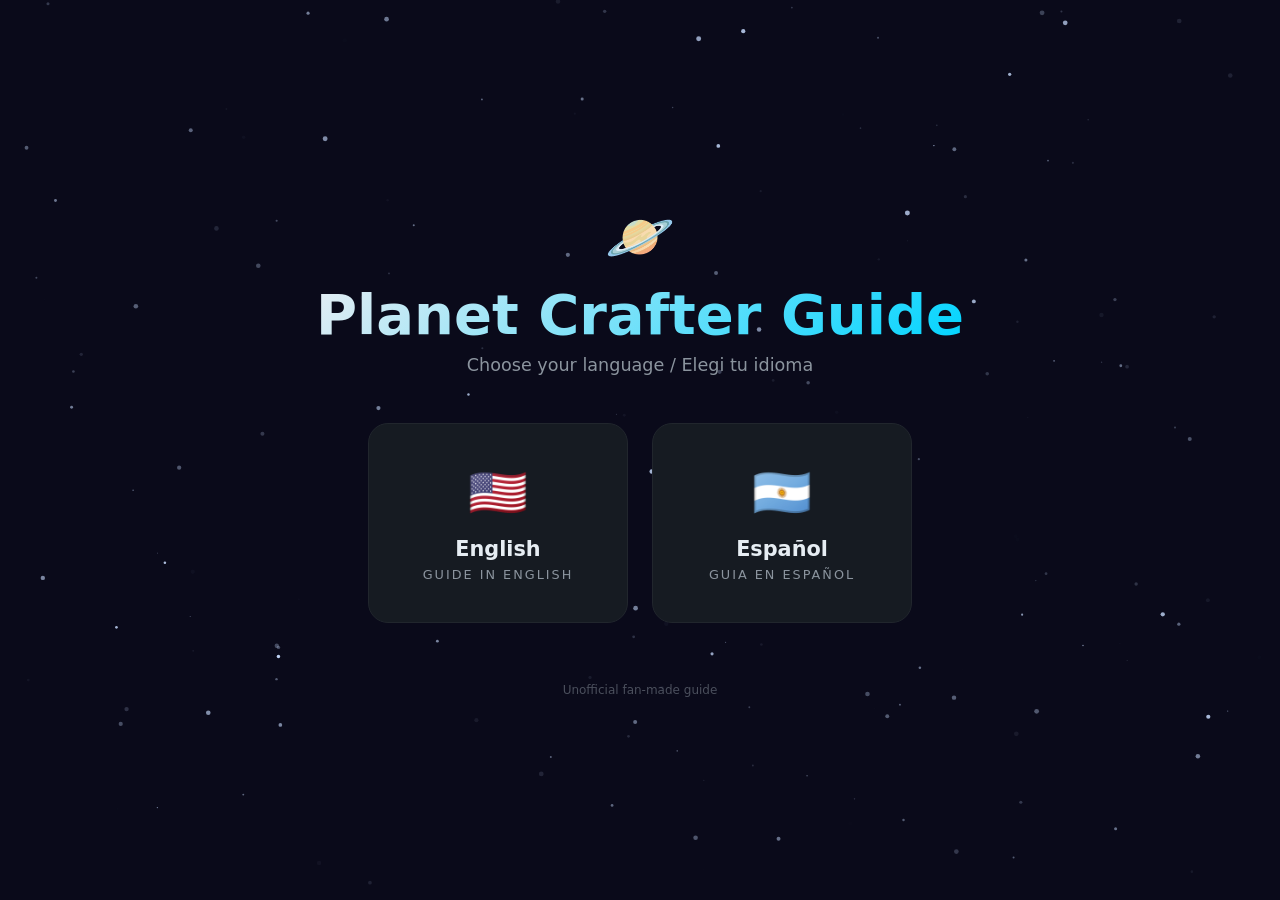
<file: index.html>
<!DOCTYPE html>
<html lang="en">
<head>
    <meta charset="UTF-8">
    <meta name="viewport" content="width=device-width, initial-scale=1.0">
    <title>Planet Crafter Guide | Select Language</title>
    <meta name="description" content="Complete guide for Planet Crafter. Choose your language: English or Spanish.">
    <link rel="icon" href="data:image/svg+xml,<svg xmlns='http://www.w3.org/2000/svg' viewBox='0 0 100 100'><text y='.9em' font-size='90'>🪐</text></svg>">
    <style>
        * { margin: 0; padding: 0; box-sizing: border-box; }

        :root {
            --bg-primary: #0a0a1a;
            --bg-card: #161b22;
            --border-color: #21262d;
            --text-primary: #e6edf3;
            --text-secondary: #8b949e;
            --accent-cyan: #00d4ff;
            --accent-green: #00ff88;
            --accent-purple: #a855f7;
        }

        body {
            font-family: 'Segoe UI', system-ui, -apple-system, sans-serif;
            background: var(--bg-primary);
            color: var(--text-primary);
            min-height: 100vh;
            display: flex;
            flex-direction: column;
            align-items: center;
            justify-content: center;
            overflow: hidden;
        }

        canvas {
            position: fixed;
            top: 0; left: 0;
            width: 100%; height: 100%;
            z-index: 0;
            pointer-events: none;
        }

        .lang-selector {
            position: relative;
            z-index: 1;
            text-align: center;
            animation: fadeInUp 1s ease;
        }

        .logo {
            font-size: 3.5rem;
            margin-bottom: 12px;
        }

        h1 {
            font-size: clamp(2rem, 6vw, 3.5rem);
            font-weight: 900;
            margin-bottom: 8px;
            background: linear-gradient(135deg, var(--text-primary), var(--accent-cyan));
            -webkit-background-clip: text;
            -webkit-text-fill-color: transparent;
            background-clip: text;
        }

        .subtitle {
            font-size: 1.1rem;
            color: var(--text-secondary);
            margin-bottom: 48px;
        }

        .cards {
            display: flex;
            gap: 24px;
            justify-content: center;
            flex-wrap: wrap;
            padding: 0 24px;
        }

        .lang-card {
            width: 260px;
            padding: 40px 32px;
            background: var(--bg-card);
            border: 1px solid var(--border-color);
            border-radius: 20px;
            text-decoration: none;
            color: var(--text-primary);
            transition: all 0.3s ease;
            cursor: pointer;
        }

        .lang-card:hover {
            transform: translateY(-6px);
        }

        .lang-card.en:hover {
            border-color: var(--accent-cyan);
            box-shadow: 0 0 30px rgba(0, 212, 255, 0.2), 0 8px 32px rgba(0, 0, 0, 0.4);
        }

        .lang-card.es:hover {
            border-color: var(--accent-green);
            box-shadow: 0 0 30px rgba(0, 255, 136, 0.2), 0 8px 32px rgba(0, 0, 0, 0.4);
        }

        .lang-flag {
            font-size: 3rem;
            margin-bottom: 16px;
        }

        .lang-name {
            font-size: 1.3rem;
            font-weight: 700;
            margin-bottom: 6px;
        }

        .lang-label {
            font-size: 0.8rem;
            color: var(--text-secondary);
            text-transform: uppercase;
            letter-spacing: 2px;
        }

        .footer-note {
            position: relative;
            z-index: 1;
            margin-top: 60px;
            font-size: 0.75rem;
            color: var(--text-secondary);
            opacity: 0.5;
        }

        @keyframes fadeInUp {
            from { opacity: 0; transform: translateY(30px); }
            to { opacity: 1; transform: translateY(0); }
        }

        @media (max-width: 600px) {
            .lang-card { width: 220px; padding: 32px 24px; }
            .cards { gap: 16px; }
        }
    </style>
</head>
<body>
    <canvas id="starfield"></canvas>

    <div class="lang-selector">
        <div class="logo">🪐</div>
        <h1>Planet Crafter Guide</h1>
        <p class="subtitle">Choose your language / Elegi tu idioma</p>

        <div class="cards">
            <a href="en.html" class="lang-card en" id="btnEn">
                <div class="lang-flag">🇺🇸</div>
                <div class="lang-name">English</div>
                <div class="lang-label">Guide in English</div>
            </a>
            <a href="es.html" class="lang-card es" id="btnEs">
                <div class="lang-flag">🇦🇷</div>
                <div class="lang-name">Español</div>
                <div class="lang-label">Guia en Español</div>
            </a>
        </div>
    </div>

    <p class="footer-note">Unofficial fan-made guide</p>

    <script>
        // Starfield
        const canvas = document.getElementById('starfield');
        const ctx = canvas.getContext('2d');
        let stars = [];

        function resize() { canvas.width = innerWidth; canvas.height = innerHeight; }
        resize();
        window.addEventListener('resize', resize);

        for (let i = 0; i < 200; i++) {
            stars.push({
                x: Math.random() * canvas.width,
                y: Math.random() * canvas.height,
                s: Math.random() * 2 + 0.5,
                sp: Math.random() * 0.3 + 0.05,
                o: Math.random() * 0.8 + 0.2,
                tp: Math.random() * Math.PI * 2,
                ts: Math.random() * 0.02 + 0.005
            });
        }

        function draw() {
            ctx.clearRect(0, 0, canvas.width, canvas.height);
            stars.forEach(s => {
                s.tp += s.ts;
                const op = s.o * (0.5 + 0.5 * Math.sin(s.tp));
                ctx.beginPath();
                ctx.arc(s.x, s.y, s.s, 0, Math.PI * 2);
                ctx.fillStyle = `rgba(200,220,255,${op})`;
                ctx.fill();
                s.y += s.sp;
                if (s.y > canvas.height) { s.y = 0; s.x = Math.random() * canvas.width; }
            });
            requestAnimationFrame(draw);
        }
        draw();

        // Auto-redirect if user has a preference
        const lang = localStorage.getItem('pc-lang');
        if (lang === 'en') window.location.href = 'en.html';
        if (lang === 'es') window.location.href = 'es.html';
    </script>
</body>
</html>
</file>
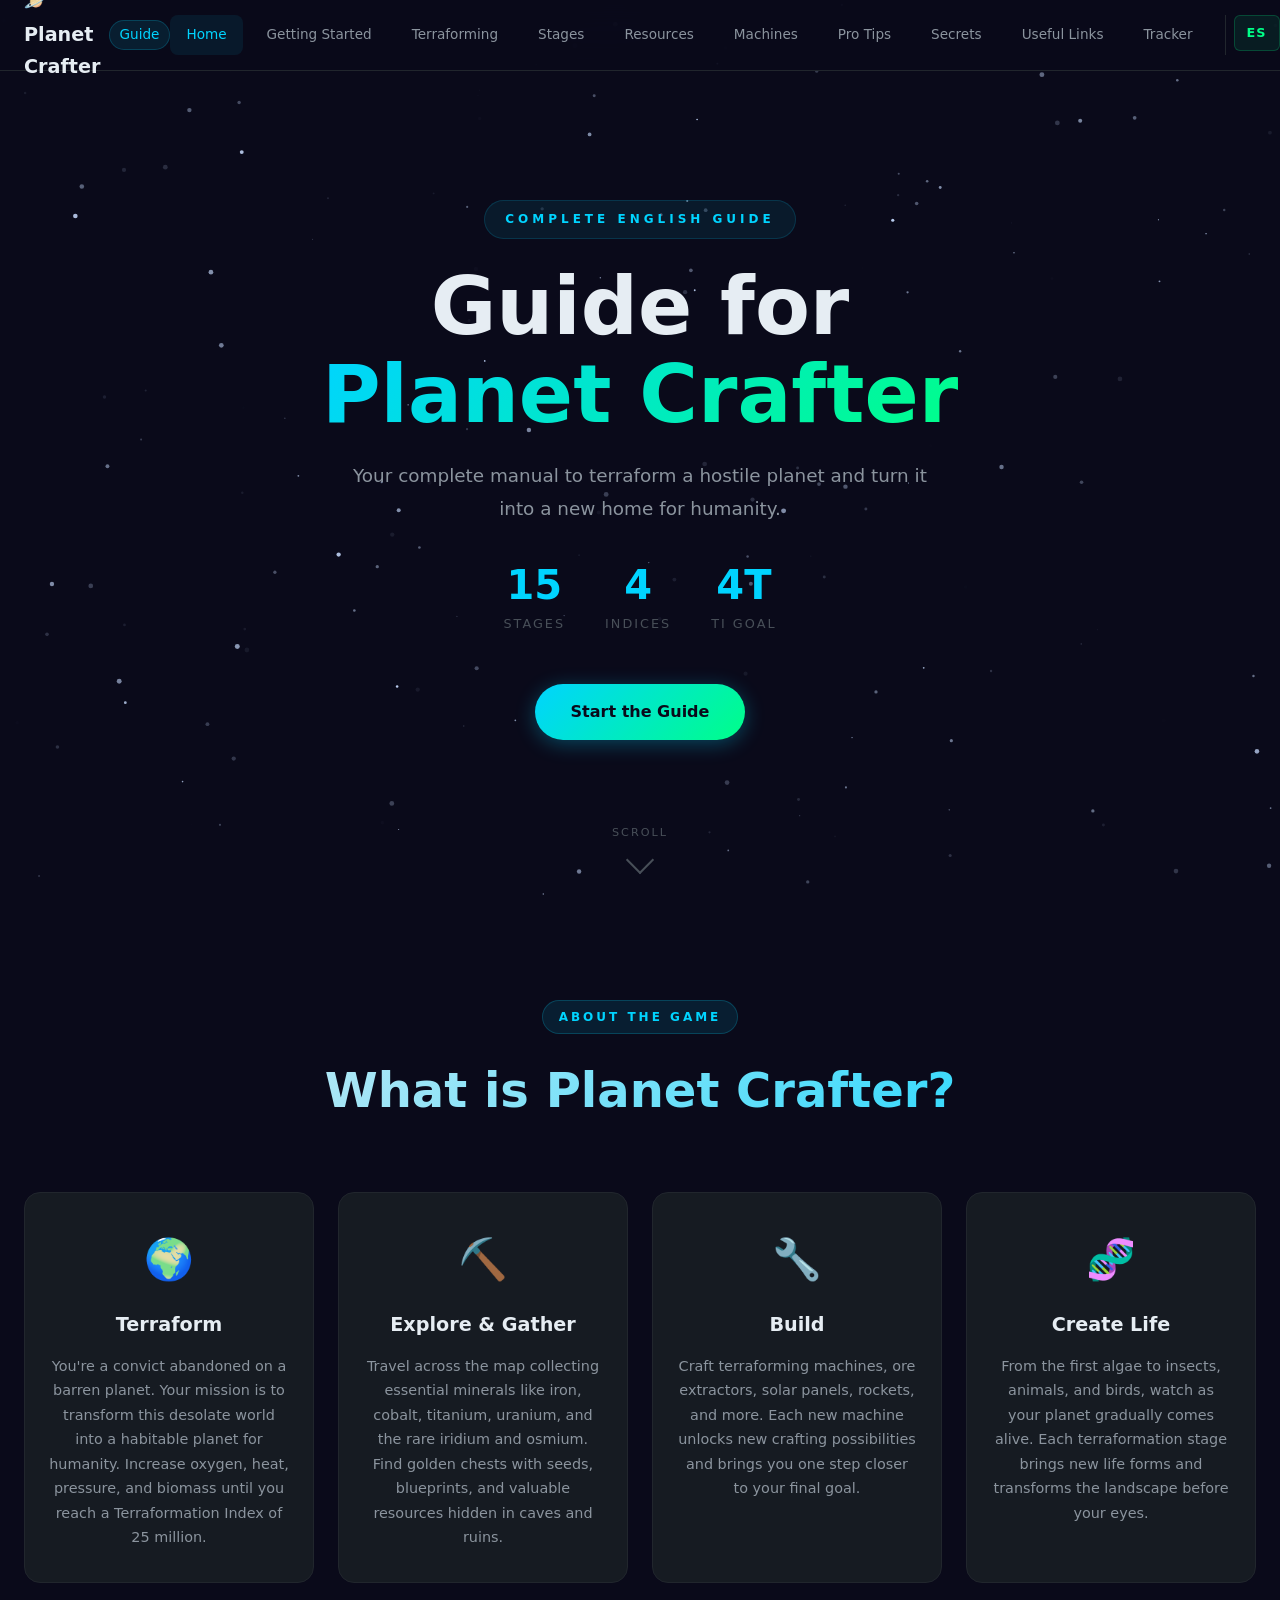
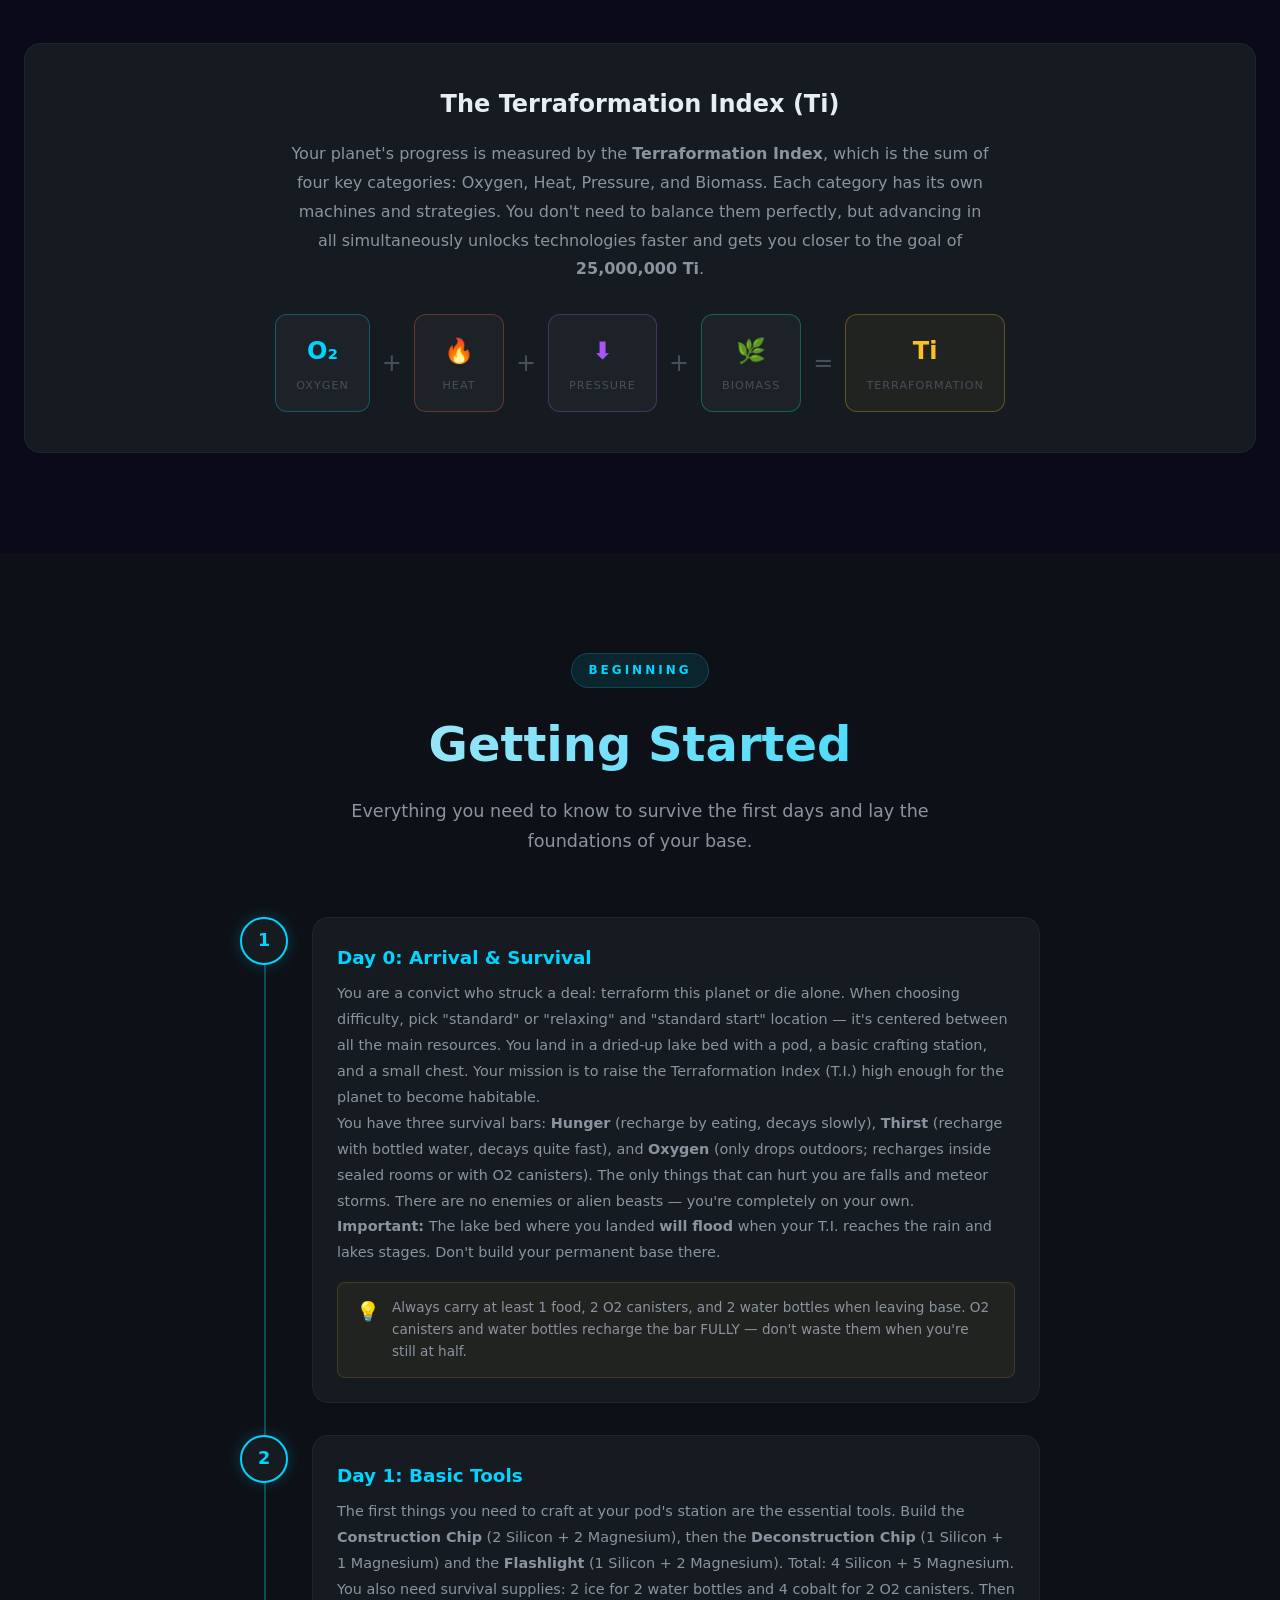
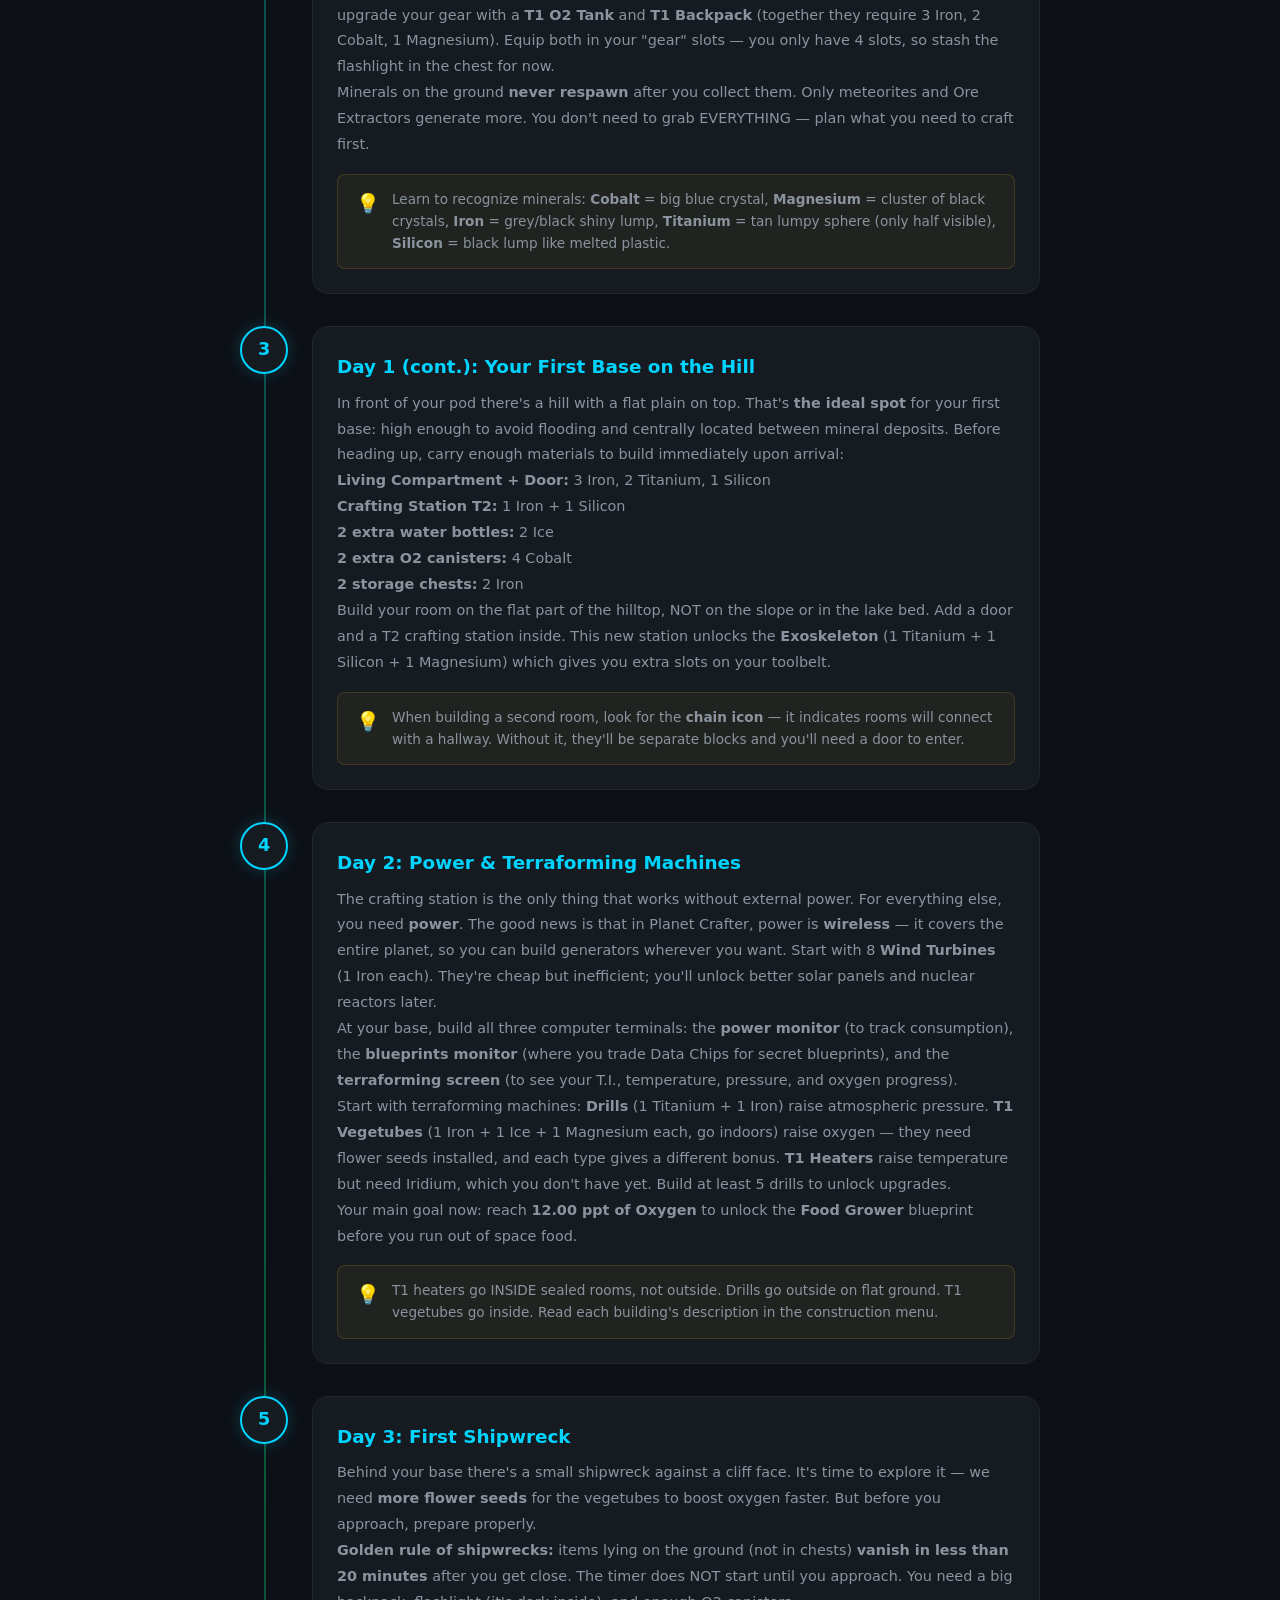
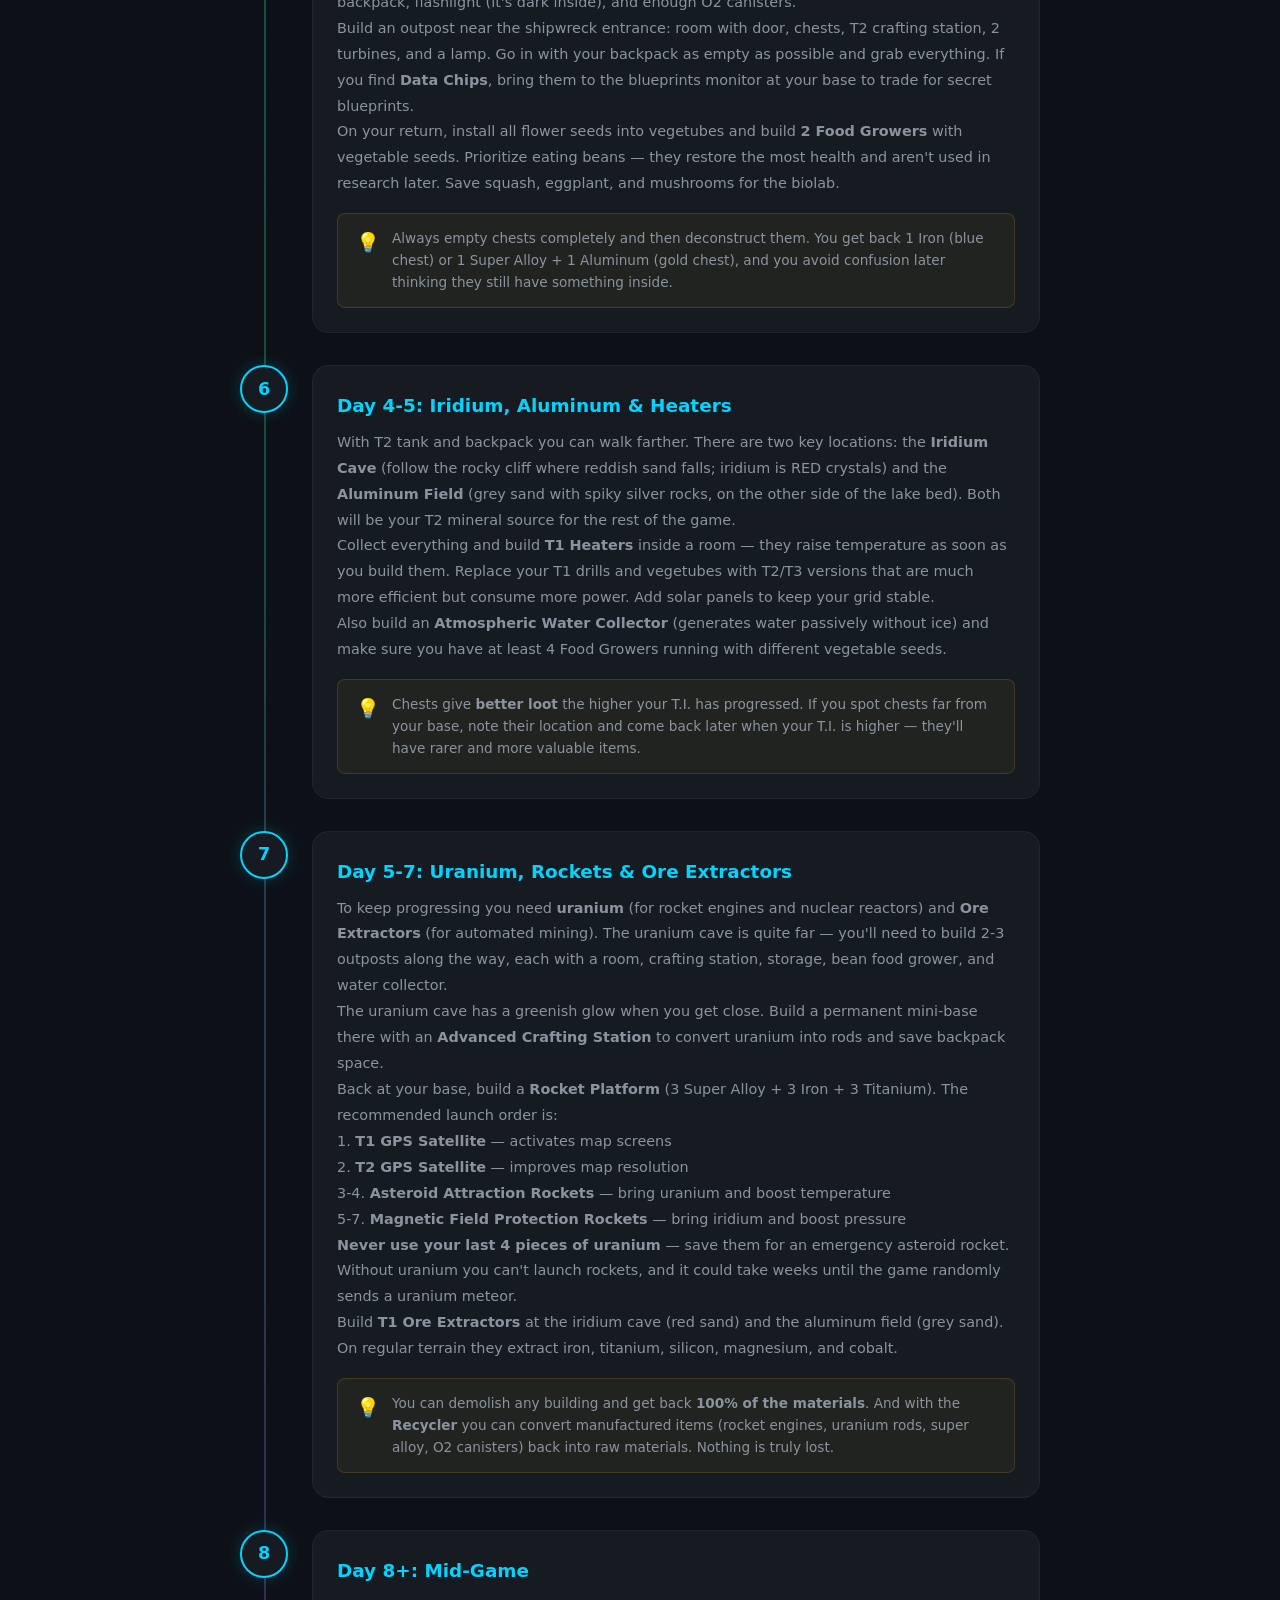
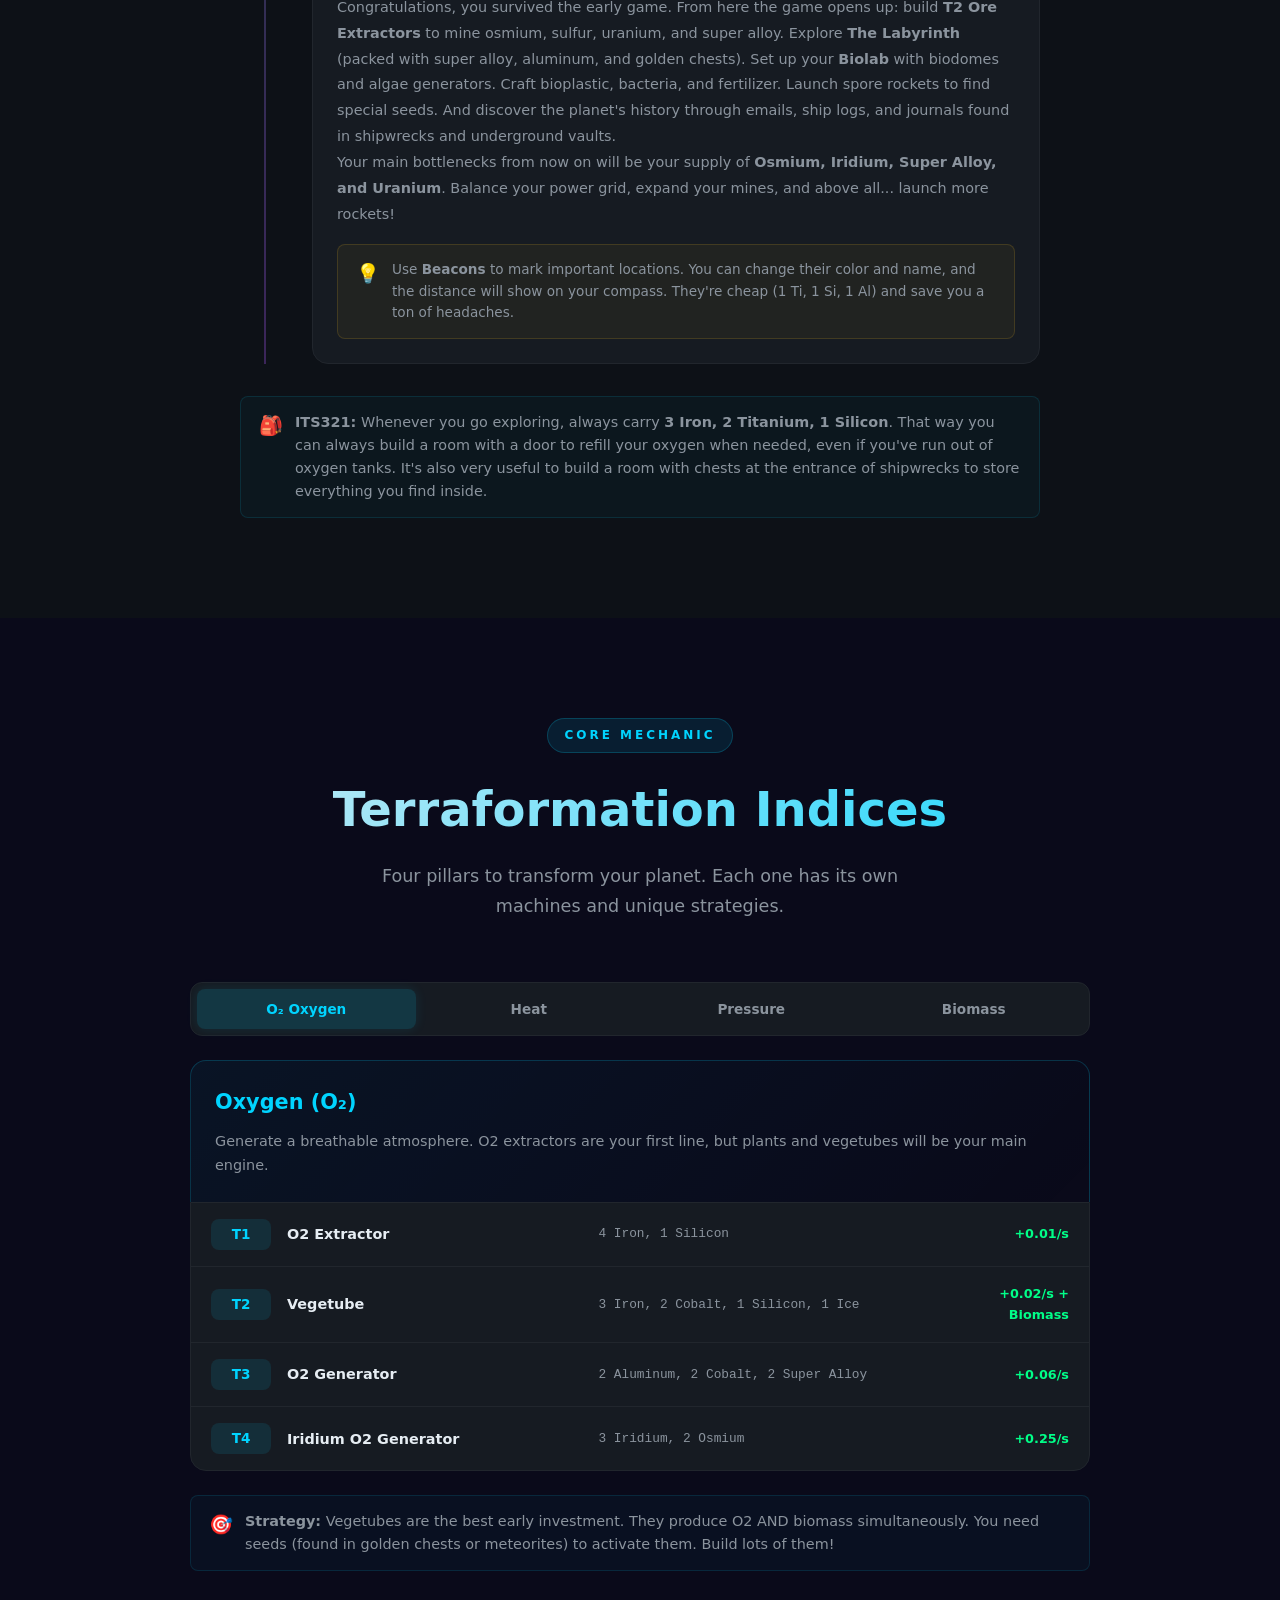
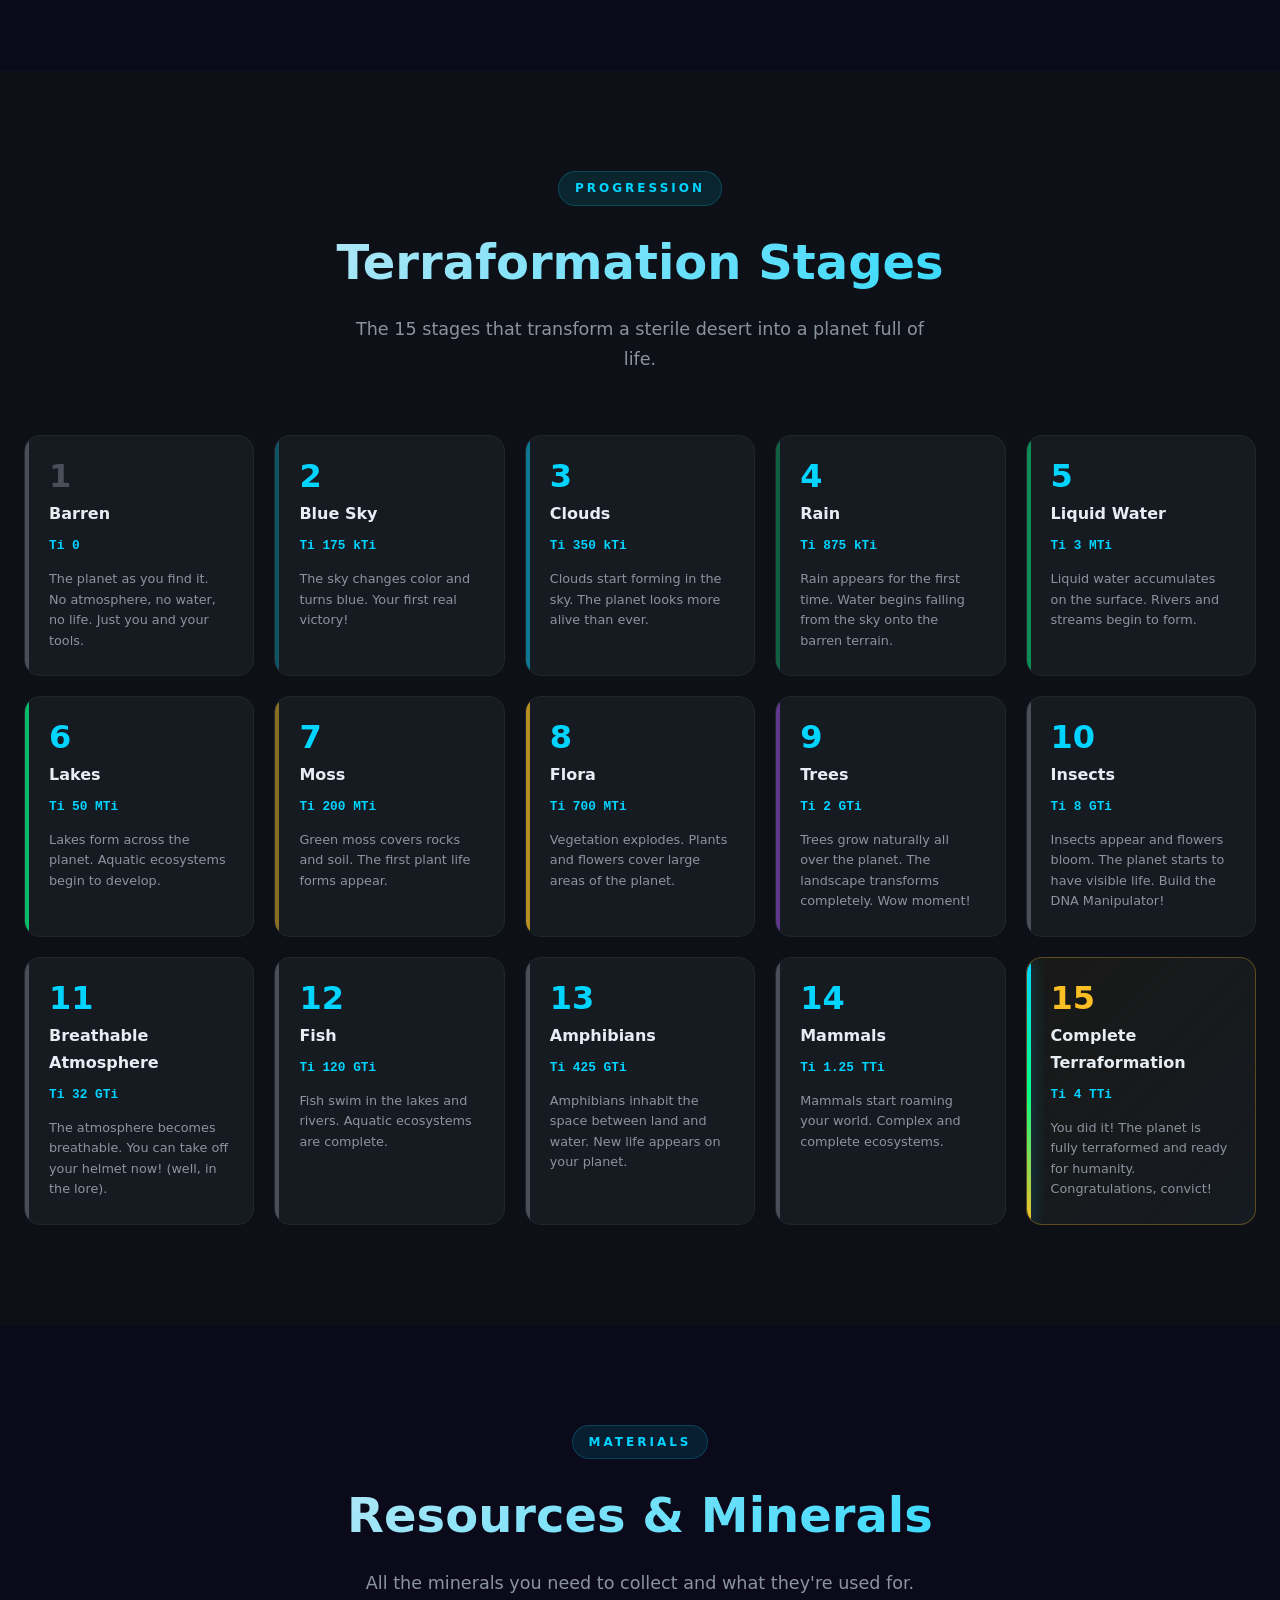
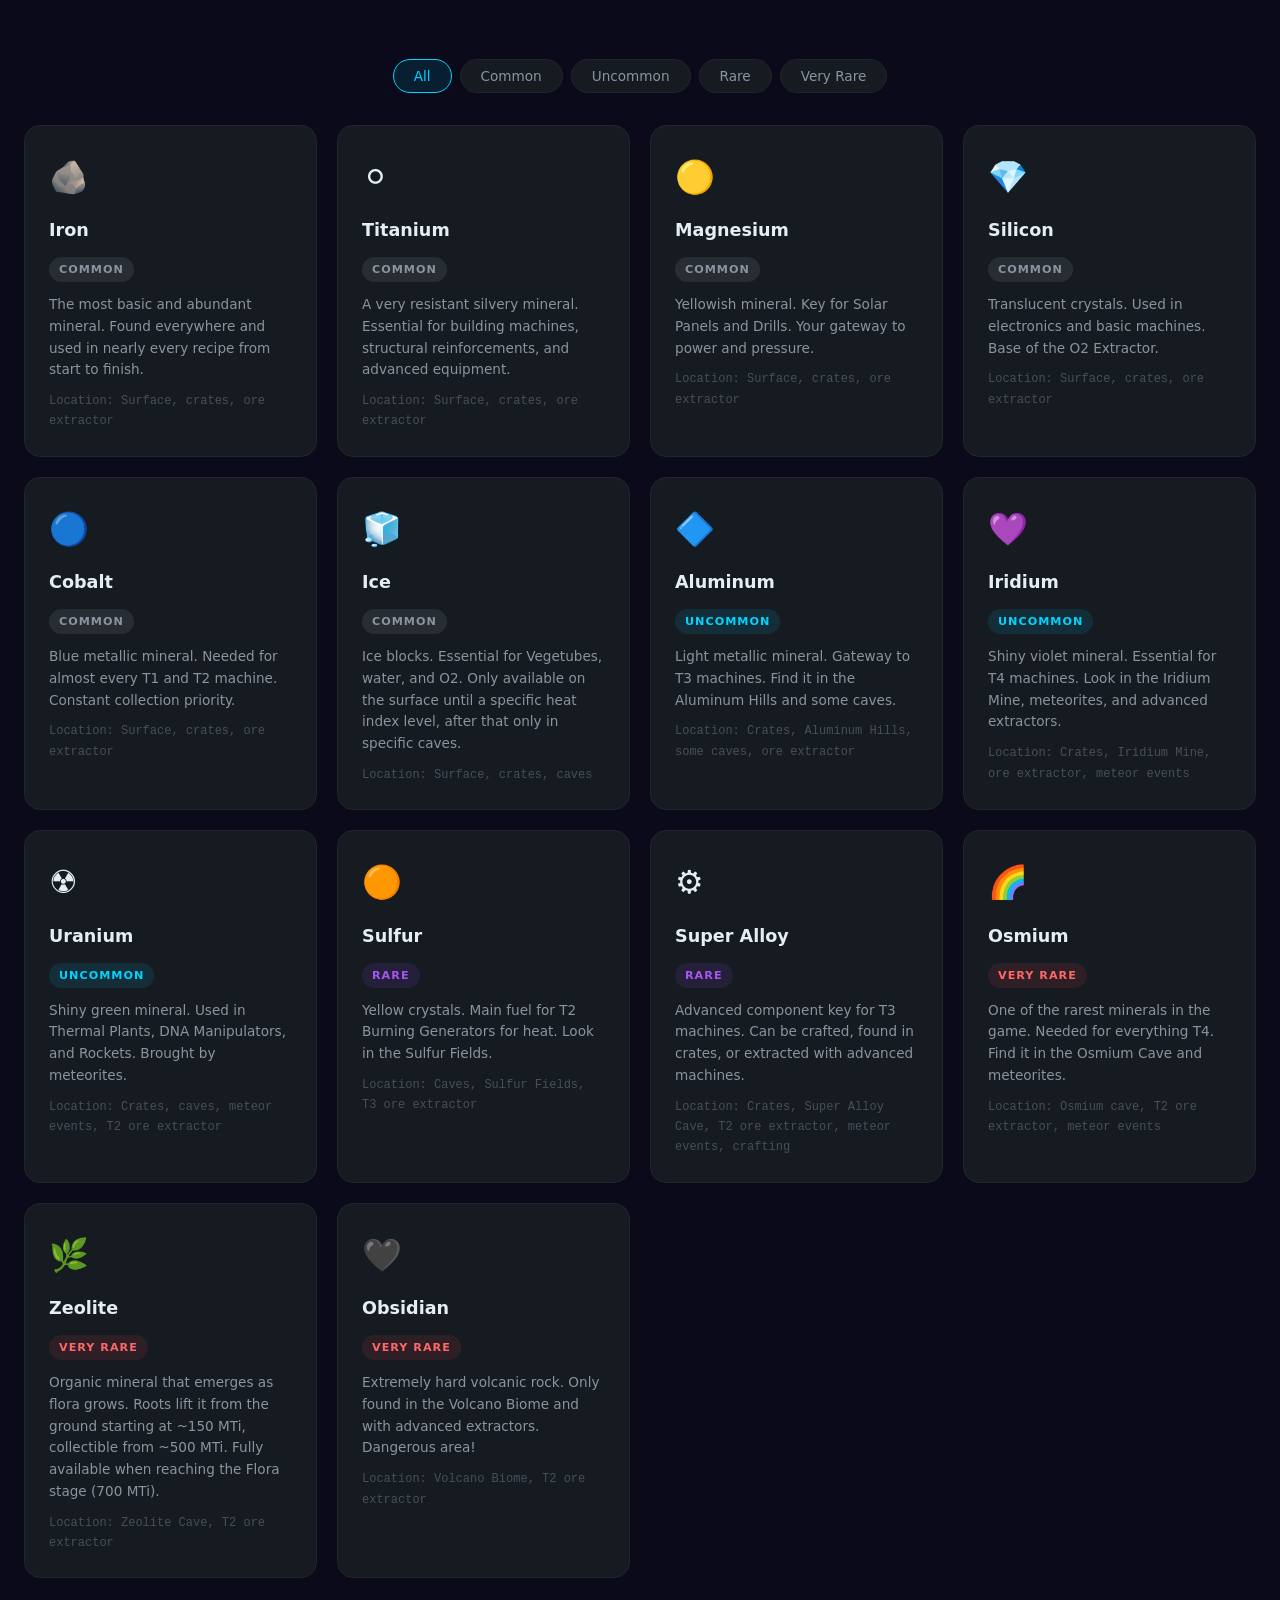
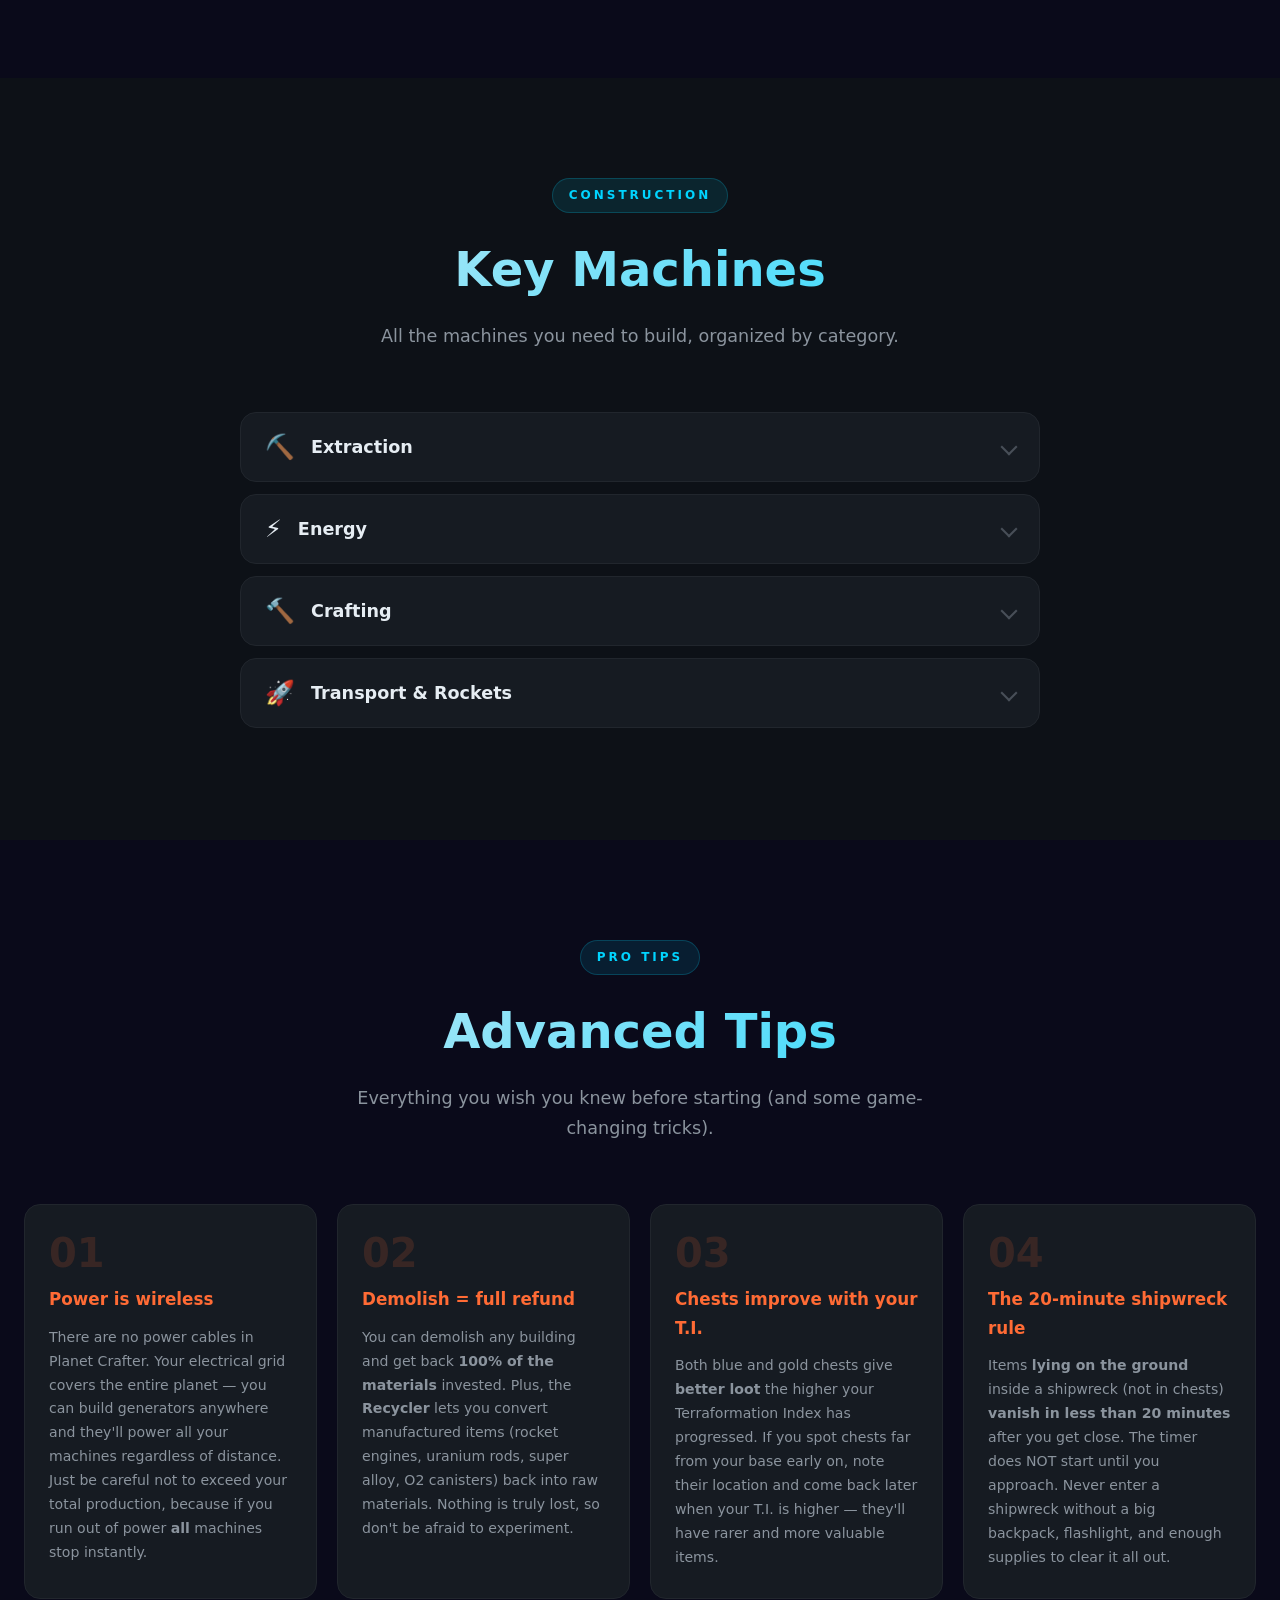
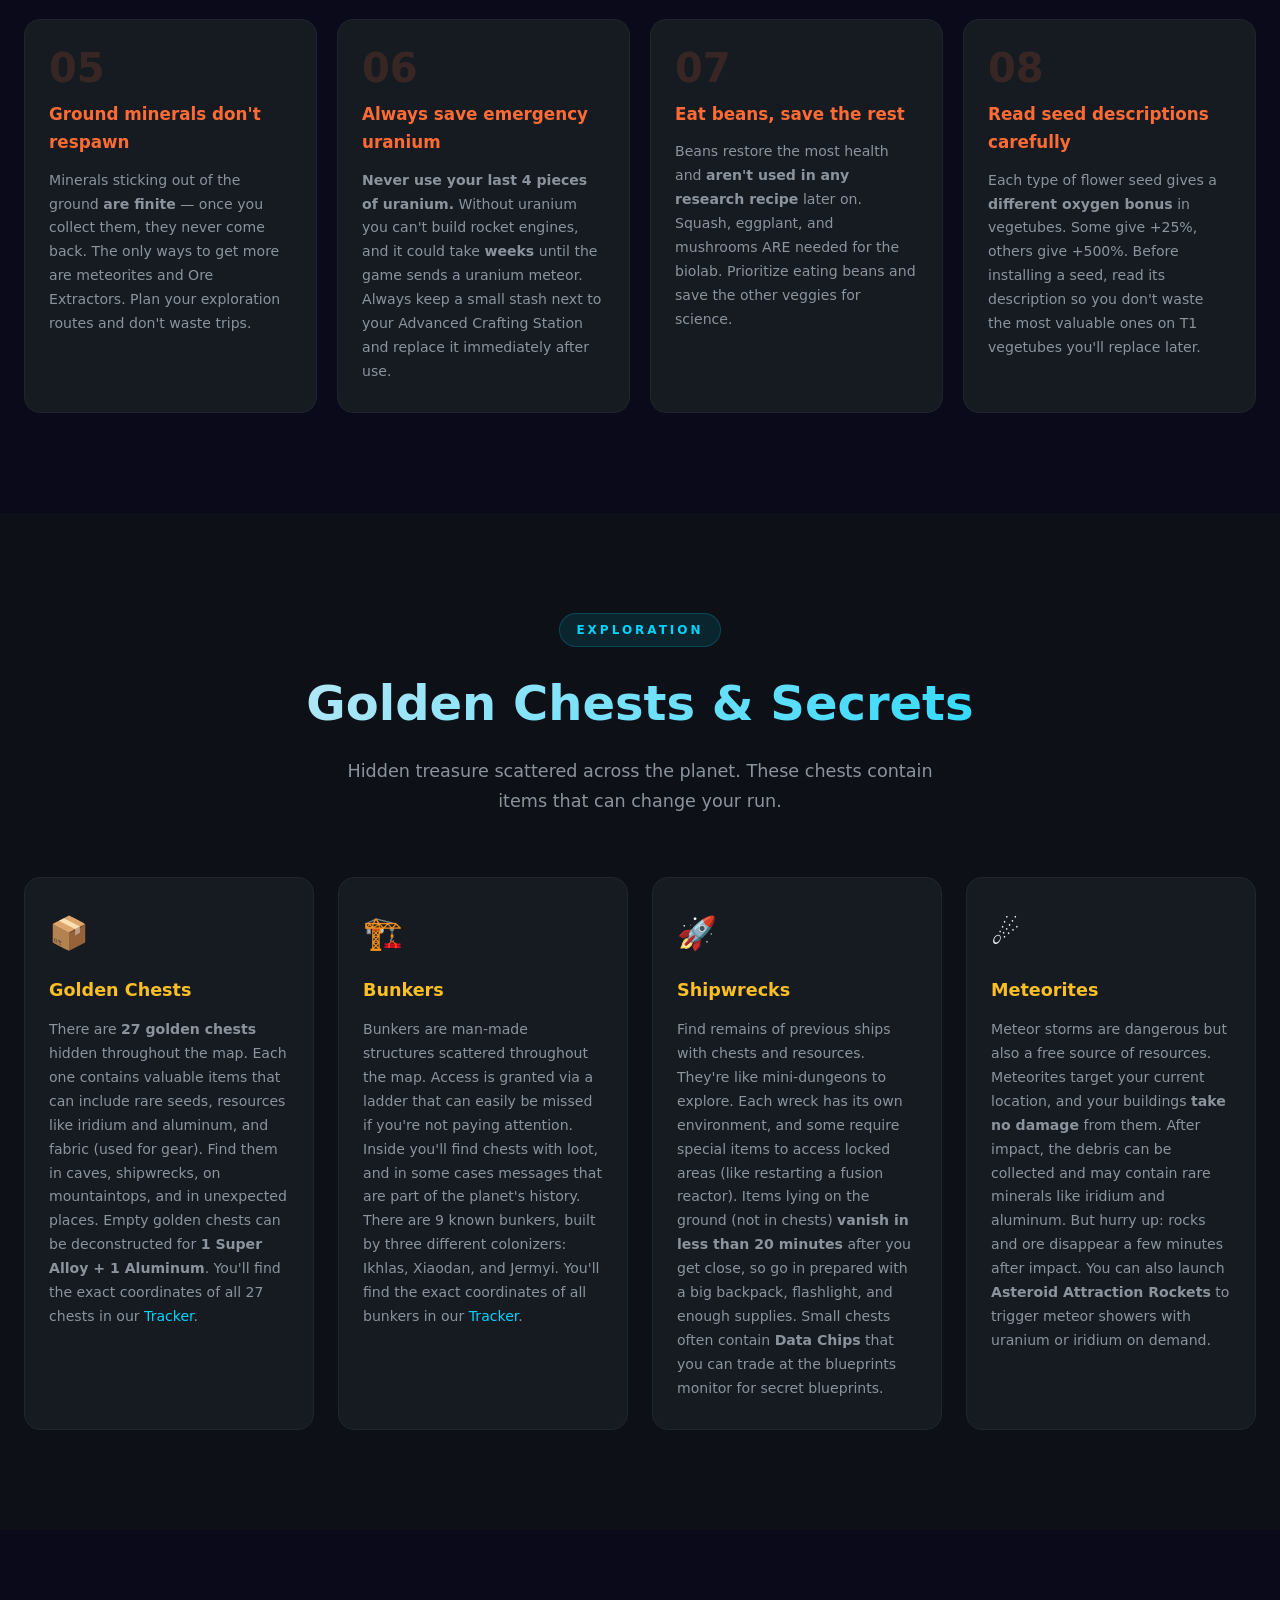
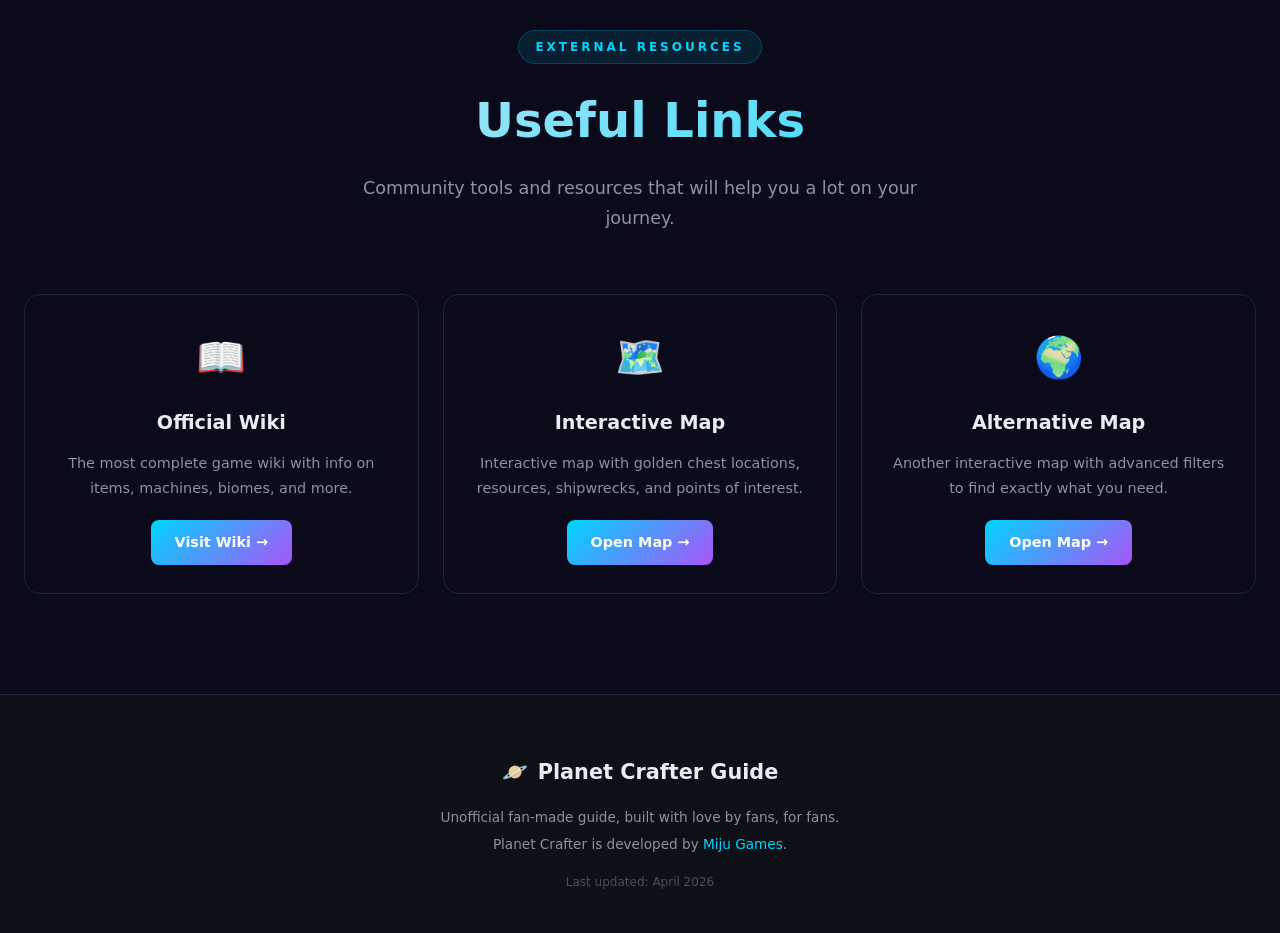
<file: en.html>
<!DOCTYPE html>
<html lang="en">
<head>
    <meta charset="UTF-8">
    <meta name="viewport" content="width=device-width, initial-scale=1.0">
    <title>Planet Crafter Guide | Terraform Your New World</title>
    <meta name="description" content="Complete English guide for Planet Crafter. Learn how to terraform a hostile planet and make it habitable.">
    <link rel="stylesheet" href="assets/style.css">
    <link rel="icon" href="data:image/svg+xml,<svg xmlns='http://www.w3.org/2000/svg' viewBox='0 0 100 100'><text y='.9em' font-size='90'>🪐</text></svg>">
</head>
<body>
    <canvas id="starfield"></canvas>

    <nav id="navbar">
        <div class="nav-container">
            <a href="#inicio" class="nav-logo">🪐 Planet Crafter <span class="logo-sub">Guide</span></a>
            <button class="nav-toggle" id="navToggle" aria-label="Menu">
                <span></span><span></span><span></span>
            </button>
            <ul class="nav-links" id="navLinks">
                <li><a href="#inicio">Home</a></li>
                <li><a href="#primeros-pasos">Getting Started</a></li>
                <li><a href="#terraformacion">Terraforming</a></li>
                <li><a href="#etapas">Stages</a></li>
                <li><a href="#recursos">Resources</a></li>
                <li><a href="#maquinas">Machines</a></li>
                <li><a href="#consejos">Pro Tips</a></li>
                <li><a href="#secretos">Secrets</a></li>
                <li><a href="#links">Useful Links</a></li>
                <li><a href="tracker.html">Tracker</a></li>
                <li class="nav-lang"><a href="es.html" class="lang-btn">ES</a></li>
            </ul>
        </div>
    </nav>

    <!-- HERO -->
    <header id="inicio" class="hero">
        <div class="hero-content">
            <p class="hero-tag">COMPLETE ENGLISH GUIDE</p>
            <h1 class="hero-title">
                <span class="title-line">Guide for</span>
                <span class="title-accent">Planet Crafter</span>
            </h1>
            <p class="hero-subtitle">Your complete manual to terraform a hostile planet and turn it into a new home for humanity.</p>
            <div class="hero-stats">
                <div class="stat">
                    <span class="stat-value">15</span>
                    <span class="stat-label">Stages</span>
                </div>
                <div class="stat">
                    <span class="stat-value">4</span>
                    <span class="stat-label">Indices</span>
                </div>
                <div class="stat">
                    <span class="stat-value">4T</span>
                    <span class="stat-label">Ti Goal</span>
                </div>
            </div>
            <a href="#primeros-pasos" class="hero-cta">Start the Guide</a>
        </div>
        <div class="scroll-indicator">
            <span>Scroll</span>
            <div class="scroll-arrow"></div>
        </div>
    </header>

    <!-- INTRODUCTION -->
    <section id="introduccion" class="section">
        <div class="container">
            <div class="section-header fade-in">
                <span class="section-tag">ABOUT THE GAME</span>
                <h2>What is Planet Crafter?</h2>
            </div>
            <div class="intro-grid fade-in">
                <div class="intro-card">
                    <div class="intro-icon">🌍</div>
                    <h3>Terraform</h3>
                    <p>You're a convict abandoned on a barren planet. Your mission is to transform this desolate world into a habitable planet for humanity. Increase oxygen, heat, pressure, and biomass until you reach a Terraformation Index of 25 million.</p>
                </div>
                <div class="intro-card">
                    <div class="intro-icon">⛏️</div>
                    <h3>Explore & Gather</h3>
                    <p>Travel across the map collecting essential minerals like iron, cobalt, titanium, uranium, and the rare iridium and osmium. Find golden chests with seeds, blueprints, and valuable resources hidden in caves and ruins.</p>
                </div>
                <div class="intro-card">
                    <div class="intro-icon">🔧</div>
                    <h3>Build</h3>
                    <p>Craft terraforming machines, ore extractors, solar panels, rockets, and more. Each new machine unlocks new crafting possibilities and brings you one step closer to your final goal.</p>
                </div>
                <div class="intro-card">
                    <div class="intro-icon">🧬</div>
                    <h3>Create Life</h3>
                    <p>From the first algae to insects, animals, and birds, watch as your planet gradually comes alive. Each terraformation stage brings new life forms and transforms the landscape before your eyes.</p>
                </div>
            </div>
            <div class="ti-explanation fade-in">
                <h3>The Terraformation Index (Ti)</h3>
                <p>Your planet's progress is measured by the <strong>Terraformation Index</strong>, which is the sum of four key categories: Oxygen, Heat, Pressure, and Biomass. Each category has its own machines and strategies. You don't need to balance them perfectly, but advancing in all simultaneously unlocks technologies faster and gets you closer to the goal of <strong>25,000,000 Ti</strong>.</p>
                <div class="ti-formula">
                    <div class="formula-item o2">
                        <span class="formula-icon">O₂</span>
                        <span class="formula-label">Oxygen</span>
                    </div>
                    <span class="formula-plus">+</span>
                    <div class="formula-item heat">
                        <span class="formula-icon">🔥</span>
                        <span class="formula-label">Heat</span>
                    </div>
                    <span class="formula-plus">+</span>
                    <div class="formula-item pressure">
                        <span class="formula-icon">⬇️</span>
                        <span class="formula-label">Pressure</span>
                    </div>
                    <span class="formula-plus">+</span>
                    <div class="formula-item biomass">
                        <span class="formula-icon">🌿</span>
                        <span class="formula-label">Biomass</span>
                    </div>
                    <span class="formula-equals">=</span>
                    <div class="formula-item ti">
                        <span class="formula-icon">Ti</span>
                        <span class="formula-label">Terraformation</span>
                    </div>
                </div>
            </div>
        </div>
    </section>

    <!-- GETTING STARTED -->
    <section id="primeros-pasos" class="section section-alt">
        <div class="container">
            <div class="section-header fade-in">
                <span class="section-tag">BEGINNING</span>
                <h2>Getting Started</h2>
                <p>Everything you need to know to survive the first days and lay the foundations of your base.</p>
            </div>

            <div class="timeline fade-in">
                <div class="timeline-items">
                    <div class="timeline-item">
                    <div class="timeline-marker">1</div>
                    <div class="timeline-content">
                        <h3>Day 0: Arrival & Survival</h3>
                        <p>You are a convict who struck a deal: terraform this planet or die alone. When choosing difficulty, pick "standard" or "relaxing" and "standard start" location — it's centered between all the main resources. You land in a dried-up lake bed with a pod, a basic crafting station, and a small chest. Your mission is to raise the Terraformation Index (T.I.) high enough for the planet to become habitable.</p>
                        <p>You have three survival bars: <strong>Hunger</strong> (recharge by eating, decays slowly), <strong>Thirst</strong> (recharge with bottled water, decays quite fast), and <strong>Oxygen</strong> (only drops outdoors; recharges inside sealed rooms or with O2 canisters). The only things that can hurt you are falls and meteor storms. There are no enemies or alien beasts — you're completely on your own.</p>
                        <p><strong>Important:</strong> The lake bed where you landed <strong>will flood</strong> when your T.I. reaches the rain and lakes stages. Don't build your permanent base there.</p>
                        <div class="tip-box">
                            <span class="tip-icon">💡</span>
                            <span>Always carry at least 1 food, 2 O2 canisters, and 2 water bottles when leaving base. O2 canisters and water bottles recharge the bar FULLY — don't waste them when you're still at half.</span>
                        </div>
                    </div>
                </div>
                <div class="timeline-item">
                    <div class="timeline-marker">2</div>
                    <div class="timeline-content">
                        <h3>Day 1: Basic Tools</h3>
                        <p>The first things you need to craft at your pod's station are the essential tools. Build the <strong>Construction Chip</strong> (2 Silicon + 2 Magnesium), then the <strong>Deconstruction Chip</strong> (1 Silicon + 1 Magnesium) and the <strong>Flashlight</strong> (1 Silicon + 2 Magnesium). Total: 4 Silicon + 5 Magnesium.</p>
                        <p>You also need survival supplies: 2 ice for 2 water bottles and 4 cobalt for 2 O2 canisters. Then upgrade your gear with a <strong>T1 O2 Tank</strong> and <strong>T1 Backpack</strong> (together they require 3 Iron, 2 Cobalt, 1 Magnesium). Equip both in your "gear" slots — you only have 4 slots, so stash the flashlight in the chest for now.</p>
                        <p>Minerals on the ground <strong>never respawn</strong> after you collect them. Only meteorites and Ore Extractors generate more. You don't need to grab EVERYTHING — plan what you need to craft first.</p>
                        <div class="tip-box">
                            <span class="tip-icon">💡</span>
                            <span>Learn to recognize minerals: <strong>Cobalt</strong> = big blue crystal, <strong>Magnesium</strong> = cluster of black crystals, <strong>Iron</strong> = grey/black shiny lump, <strong>Titanium</strong> = tan lumpy sphere (only half visible), <strong>Silicon</strong> = black lump like melted plastic.</span>
                        </div>
                    </div>
                </div>
                <div class="timeline-item">
                    <div class="timeline-marker">3</div>
                    <div class="timeline-content">
                        <h3>Day 1 (cont.): Your First Base on the Hill</h3>
                        <p>In front of your pod there's a hill with a flat plain on top. That's <strong>the ideal spot</strong> for your first base: high enough to avoid flooding and centrally located between mineral deposits. Before heading up, carry enough materials to build immediately upon arrival:</p>
                        <p><strong>Living Compartment + Door:</strong> 3 Iron, 2 Titanium, 1 Silicon<br>
                        <strong>Crafting Station T2:</strong> 1 Iron + 1 Silicon<br>
                        <strong>2 extra water bottles:</strong> 2 Ice<br>
                        <strong>2 extra O2 canisters:</strong> 4 Cobalt<br>
                        <strong>2 storage chests:</strong> 2 Iron</p>
                        <p>Build your room on the flat part of the hilltop, NOT on the slope or in the lake bed. Add a door and a T2 crafting station inside. This new station unlocks the <strong>Exoskeleton</strong> (1 Titanium + 1 Silicon + 1 Magnesium) which gives you extra slots on your toolbelt.</p>
                        <div class="tip-box">
                            <span class="tip-icon">💡</span>
                            <span>When building a second room, look for the <strong>chain icon</strong> — it indicates rooms will connect with a hallway. Without it, they'll be separate blocks and you'll need a door to enter.</span>
                        </div>
                    </div>
                </div>
                <div class="timeline-item">
                    <div class="timeline-marker">4</div>
                    <div class="timeline-content">
                        <h3>Day 2: Power & Terraforming Machines</h3>
                        <p>The crafting station is the only thing that works without external power. For everything else, you need <strong>power</strong>. The good news is that in Planet Crafter, power is <strong>wireless</strong> — it covers the entire planet, so you can build generators wherever you want. Start with 8 <strong>Wind Turbines</strong> (1 Iron each). They're cheap but inefficient; you'll unlock better solar panels and nuclear reactors later.</p>
                        <p>At your base, build all three computer terminals: the <strong>power monitor</strong> (to track consumption), the <strong>blueprints monitor</strong> (where you trade Data Chips for secret blueprints), and the <strong>terraforming screen</strong> (to see your T.I., temperature, pressure, and oxygen progress).</p>
                        <p>Start with terraforming machines: <strong>Drills</strong> (1 Titanium + 1 Iron) raise atmospheric pressure. <strong>T1 Vegetubes</strong> (1 Iron + 1 Ice + 1 Magnesium each, go indoors) raise oxygen — they need flower seeds installed, and each type gives a different bonus. <strong>T1 Heaters</strong> raise temperature but need Iridium, which you don't have yet. Build at least 5 drills to unlock upgrades.</p>
                        <p>Your main goal now: reach <strong>12.00 ppt of Oxygen</strong> to unlock the <strong>Food Grower</strong> blueprint before you run out of space food.</p>
                        <div class="tip-box">
                            <span class="tip-icon">💡</span>
                            <span>T1 heaters go INSIDE sealed rooms, not outside. Drills go outside on flat ground. T1 vegetubes go inside. Read each building's description in the construction menu.</span>
                        </div>
                    </div>
                </div>
                <div class="timeline-item">
                    <div class="timeline-marker">5</div>
                    <div class="timeline-content">
                        <h3>Day 3: First Shipwreck</h3>
                        <p>Behind your base there's a small shipwreck against a cliff face. It's time to explore it — we need <strong>more flower seeds</strong> for the vegetubes to boost oxygen faster. But before you approach, prepare properly.</p>
                        <p><strong>Golden rule of shipwrecks:</strong> items lying on the ground (not in chests) <strong>vanish in less than 20 minutes</strong> after you get close. The timer does NOT start until you approach. You need a big backpack, flashlight (it's dark inside), and enough O2 canisters.</p>
                        <p>Build an outpost near the shipwreck entrance: room with door, chests, T2 crafting station, 2 turbines, and a lamp. Go in with your backpack as empty as possible and grab everything. If you find <strong>Data Chips</strong>, bring them to the blueprints monitor at your base to trade for secret blueprints.</p>
                        <p>On your return, install all flower seeds into vegetubes and build <strong>2 Food Growers</strong> with vegetable seeds. Prioritize eating beans — they restore the most health and aren't used in research later. Save squash, eggplant, and mushrooms for the biolab.</p>
                        <div class="tip-box">
                            <span class="tip-icon">💡</span>
                            <span>Always empty chests completely and then deconstruct them. You get back 1 Iron (blue chest) or 1 Super Alloy + 1 Aluminum (gold chest), and you avoid confusion later thinking they still have something inside.</span>
                        </div>
                    </div>
                </div>
                <div class="timeline-item">
                    <div class="timeline-marker">6</div>
                    <div class="timeline-content">
                        <h3>Day 4-5: Iridium, Aluminum & Heaters</h3>
                        <p>With T2 tank and backpack you can walk farther. There are two key locations: the <strong>Iridium Cave</strong> (follow the rocky cliff where reddish sand falls; iridium is RED crystals) and the <strong>Aluminum Field</strong> (grey sand with spiky silver rocks, on the other side of the lake bed). Both will be your T2 mineral source for the rest of the game.</p>
                        <p>Collect everything and build <strong>T1 Heaters</strong> inside a room — they raise temperature as soon as you build them. Replace your T1 drills and vegetubes with T2/T3 versions that are much more efficient but consume more power. Add solar panels to keep your grid stable.</p>
                        <p>Also build an <strong>Atmospheric Water Collector</strong> (generates water passively without ice) and make sure you have at least 4 Food Growers running with different vegetable seeds.</p>
                        <div class="tip-box">
                            <span class="tip-icon">💡</span>
                            <span>Chests give <strong>better loot</strong> the higher your T.I. has progressed. If you spot chests far from your base, note their location and come back later when your T.I. is higher — they'll have rarer and more valuable items.</span>
                        </div>
                    </div>
                </div>
                <div class="timeline-item">
                    <div class="timeline-marker">7</div>
                    <div class="timeline-content">
                        <h3>Day 5-7: Uranium, Rockets & Ore Extractors</h3>
                        <p>To keep progressing you need <strong>uranium</strong> (for rocket engines and nuclear reactors) and <strong>Ore Extractors</strong> (for automated mining). The uranium cave is quite far — you'll need to build 2-3 outposts along the way, each with a room, crafting station, storage, bean food grower, and water collector.</p>
                        <p>The uranium cave has a greenish glow when you get close. Build a permanent mini-base there with an <strong>Advanced Crafting Station</strong> to convert uranium into rods and save backpack space.</p>
                        <p>Back at your base, build a <strong>Rocket Platform</strong> (3 Super Alloy + 3 Iron + 3 Titanium). The recommended launch order is:</p>
                        <p>1. <strong>T1 GPS Satellite</strong> — activates map screens<br>
                        2. <strong>T2 GPS Satellite</strong> — improves map resolution<br>
                        3-4. <strong>Asteroid Attraction Rockets</strong> — bring uranium and boost temperature<br>
                        5-7. <strong>Magnetic Field Protection Rockets</strong> — bring iridium and boost pressure</p>
                        <p><strong>Never use your last 4 pieces of uranium</strong> — save them for an emergency asteroid rocket. Without uranium you can't launch rockets, and it could take weeks until the game randomly sends a uranium meteor.</p>
                        <p>Build <strong>T1 Ore Extractors</strong> at the iridium cave (red sand) and the aluminum field (grey sand). On regular terrain they extract iron, titanium, silicon, magnesium, and cobalt.</p>
                        <div class="tip-box">
                            <span class="tip-icon">💡</span>
                            <span>You can demolish any building and get back <strong>100% of the materials</strong>. And with the <strong>Recycler</strong> you can convert manufactured items (rocket engines, uranium rods, super alloy, O2 canisters) back into raw materials. Nothing is truly lost.</span>
                        </div>
                    </div>
                </div>
                <div class="timeline-item">
                    <div class="timeline-marker">8</div>
                    <div class="timeline-content">
                        <h3>Day 8+: Mid-Game</h3>
                        <p>Congratulations, you survived the early game. From here the game opens up: build <strong>T2 Ore Extractors</strong> to mine osmium, sulfur, uranium, and super alloy. Explore <strong>The Labyrinth</strong> (packed with super alloy, aluminum, and golden chests). Set up your <strong>Biolab</strong> with biodomes and algae generators. Craft bioplastic, bacteria, and fertilizer. Launch spore rockets to find special seeds. And discover the planet's history through emails, ship logs, and journals found in shipwrecks and underground vaults.</p>
                        <p>Your main bottlenecks from now on will be your supply of <strong>Osmium, Iridium, Super Alloy, and Uranium</strong>. Balance your power grid, expand your mines, and above all... launch more rockets!</p>
                        <div class="tip-box">
                            <span class="tip-icon">💡</span>
                            <span>Use <strong>Beacons</strong> to mark important locations. You can change their color and name, and the distance will show on your compass. They're cheap (1 Ti, 1 Si, 1 Al) and save you a ton of headaches.</span>
                        </div>
                    </div>
                </div>
                </div><!-- end timeline-items -->
                <div class="tip-box strategy-tip" style="margin-top: 2rem;">
                    <span class="tip-icon">🎒</span>
                    <span><strong>ITS321:</strong> Whenever you go exploring, always carry <strong>3 Iron, 2 Titanium, 1 Silicon</strong>. That way you can always build a room with a door to refill your oxygen when needed, even if you've run out of oxygen tanks. It's also very useful to build a room with chests at the entrance of shipwrecks to store everything you find inside.</span>
                </div>
            </div>
        </div>
    </section>

    <!-- TERRAFORMING -->
    <section id="terraformacion" class="section">
        <div class="container">
            <div class="section-header fade-in">
                <span class="section-tag">CORE MECHANIC</span>
                <h2>Terraformation Indices</h2>
                <p>Four pillars to transform your planet. Each one has its own machines and unique strategies.</p>
            </div>

            <div class="terra-tabs fade-in">
                <div class="tab-buttons">
                    <button class="tab-btn active" data-tab="o2">O₂ Oxygen</button>
                    <button class="tab-btn" data-tab="heat">Heat</button>
                    <button class="tab-btn" data-tab="pressure">Pressure</button>
                    <button class="tab-btn" data-tab="biomass">Biomass</button>
                </div>

                <!-- OXYGEN -->
                <div class="tab-content active" id="tab-o2">
                    <div class="tab-header o2-header">
                        <h3>Oxygen (O₂)</h3>
                        <p>Generate a breathable atmosphere. O2 extractors are your first line, but plants and vegetubes will be your main engine.</p>
                    </div>
                    <div class="machine-table">
                        <div class="machine-row">
                            <div class="machine-tier">T1</div>
                            <div class="machine-name">O2 Extractor</div>
                            <div class="machine-cost">4 Iron, 1 Silicon</div>
                            <div class="machine-rate">+0.01/s</div>
                        </div>
                        <div class="machine-row">
                            <div class="machine-tier">T2</div>
                            <div class="machine-name">Vegetube</div>
                            <div class="machine-cost">3 Iron, 2 Cobalt, 1 Silicon, 1 Ice</div>
                            <div class="machine-rate">+0.02/s + Biomass</div>
                        </div>
                        <div class="machine-row">
                            <div class="machine-tier">T3</div>
                            <div class="machine-name">O2 Generator</div>
                            <div class="machine-cost">2 Aluminum, 2 Cobalt, 2 Super Alloy</div>
                            <div class="machine-rate">+0.06/s</div>
                        </div>
                        <div class="machine-row">
                            <div class="machine-tier">T4</div>
                            <div class="machine-name">Iridium O2 Generator</div>
                            <div class="machine-cost">3 Iridium, 2 Osmium</div>
                            <div class="machine-rate">+0.25/s</div>
                        </div>
                    </div>
                    <div class="tip-box strategy-tip">
                        <span class="tip-icon">🎯</span>
                        <span><strong>Strategy:</strong> Vegetubes are the best early investment. They produce O2 AND biomass simultaneously. You need seeds (found in golden chests or meteorites) to activate them. Build lots of them!</span>
                    </div>
                </div>

                <!-- HEAT -->
                <div class="tab-content" id="tab-heat">
                    <div class="tab-header heat-header">
                        <h3>Heat</h3>
                        <p>Heat the planet so life can exist. Start with simple heaters and advance to fusion reactors.</p>
                    </div>
                    <div class="machine-table">
                        <div class="machine-row">
                            <div class="machine-tier">T1</div>
                            <div class="machine-name">Heater</div>
                            <div class="machine-cost">3 Iron, 1 Cobalt</div>
                            <div class="machine-rate">+0.01/s</div>
                        </div>
                        <div class="machine-row">
                            <div class="machine-tier">T2</div>
                            <div class="machine-name">Burning Generator</div>
                            <div class="machine-cost">2 Iron, 2 Cobalt, 2 Sulfur</div>
                            <div class="machine-rate">+0.03/s</div>
                        </div>
                        <div class="machine-row">
                            <div class="machine-tier">T3</div>
                            <div class="machine-name">Thermal Plant</div>
                            <div class="machine-cost">3 Aluminum, 2 Cobalt, 1 Uranium</div>
                            <div class="machine-rate">+0.08/s</div>
                        </div>
                        <div class="machine-row">
                            <div class="machine-tier">T4</div>
                            <div class="machine-name">Fusion Reactor</div>
                            <div class="machine-cost">3 Iridium, 2 Osmium</div>
                            <div class="machine-rate">+0.25/s Heat + Pressure</div>
                        </div>
                    </div>
                    <div class="tip-box strategy-tip">
                        <span class="tip-icon">🎯</span>
                        <span><strong>Strategy:</strong> Heat is easy to raise early on. T1 heaters are cheap and effective. Quickly advance to T2 with Burning Generators to speed things up. The T4 Fusion Reactor also generates pressure — it's insane!</span>
                    </div>
                </div>

                <!-- PRESSURE -->
                <div class="tab-content" id="tab-pressure">
                    <div class="tab-header pressure-header">
                        <h3>Pressure</h3>
                        <p>Increase atmospheric pressure to retain gases and create favorable conditions. Rockets are your best weapon.</p>
                    </div>
                    <div class="machine-table">
                        <div class="machine-row">
                            <div class="machine-tier">T1</div>
                            <div class="machine-name">Drill T1</div>
                            <div class="machine-cost">2 Iron, 1 Cobalt</div>
                            <div class="machine-rate">Pressure per deposit</div>
                        </div>
                        <div class="machine-row">
                            <div class="machine-tier">T2</div>
                            <div class="machine-name">Rocket T1</div>
                            <div class="machine-cost">3 Iron, 2 Aluminum, 1 Uranium</div>
                            <div class="machine-rate">Pressure boost (per rocket)</div>
                        </div>
                        <div class="machine-row">
                            <div class="machine-tier">T3</div>
                            <div class="machine-name">Rocket T2</div>
                            <div class="machine-cost">3 Aluminum, 2 Super Alloy, 2 Uranium</div>
                            <div class="machine-rate">Greater pressure boost</div>
                        </div>
                        <div class="machine-row">
                            <div class="machine-tier">T4</div>
                            <div class="machine-name">Fusion Reactor</div>
                            <div class="machine-cost">3 Iridium, 2 Osmium</div>
                            <div class="machine-rate">+0.25/s Heat + Pressure</div>
                        </div>
                    </div>
                    <div class="tip-box strategy-tip">
                        <span class="tip-icon">🎯</span>
                        <span><strong>Strategy:</strong> Launch rockets as early as possible! Each launch gives a massive pressure boost. T1 rockets are cheap (3 Iron, 2 Aluminum, 1 Uranium). Build a Launch Platform and send rockets constantly. Drills on deposits also add pressure.</span>
                    </div>
                </div>

                <!-- BIOMASS -->
                <div class="tab-content" id="tab-biomass">
                    <div class="tab-header biomass-header">
                        <h3>Biomass</h3>
                        <p>Create life on your planet. Start with seeds and plants, evolve all the way to insects, animals, and birds.</p>
                    </div>
                    <div class="machine-table">
                        <div class="machine-row">
                            <div class="machine-tier">T1</div>
                            <div class="machine-name">Growing Tray</div>
                            <div class="machine-cost">2 Iron, 1 Cobalt</div>
                            <div class="machine-rate">Plant seeds</div>
                        </div>
                        <div class="machine-row">
                            <div class="machine-tier">T2</div>
                            <div class="machine-name">DNA Manipulator</div>
                            <div class="machine-cost">2 Aluminum, 2 Cobalt, 1 Uranium</div>
                            <div class="machine-rate">Create insects</div>
                        </div>
                        <div class="machine-row">
                            <div class="machine-tier">T3</div>
                            <div class="machine-name">Algae Generator</div>
                            <div class="machine-cost">3 Aluminum, 1 Osmium</div>
                            <div class="machine-rate">+Passive biomass</div>
                        </div>
                        <div class="machine-row">
                            <div class="machine-tier">T4</div>
                            <div class="machine-name">Bio Reactor</div>
                            <div class="machine-cost">3 Iridium, 2 Osmium</div>
                            <div class="machine-rate">+Massive biomass</div>
                        </div>
                    </div>
                    <div class="tip-box strategy-tip">
                        <span class="tip-icon">🎯</span>
                        <span><strong>Strategy:</strong> Biomass is the slowest category at the start. You need to find seeds in golden chests or meteorites. Once you have seeds, Vegetubes produce O2 and biomass simultaneously. Vegetubes are the key! Don't get frustrated if biomass progresses slowly — after the "Algae" stage, it speeds up a lot.</span>
                    </div>
                </div>
            </div>
        </div>
    </section>

    <!-- STAGES -->
    <section id="etapas" class="section section-alt">
        <div class="container">
            <div class="section-header fade-in">
                <span class="section-tag">PROGRESSION</span>
                <h2>Terraformation Stages</h2>
                <p>The 15 stages that transform a sterile desert into a planet full of life.</p>
            </div>

            <div class="stages-track fade-in">
                <div class="stage-card stage-0">
                    <div class="stage-number">1</div>
                    <h4>Barren</h4>
                    <div class="stage-ti">Ti 0</div>
                    <p>The planet as you find it. No atmosphere, no water, no life. Just you and your tools.</p>
                </div>
                <div class="stage-card stage-1">
                    <div class="stage-number">2</div>
                    <h4>Blue Sky</h4>
                    <div class="stage-ti">Ti 175 kTi</div>
                    <p>The sky changes color and turns blue. Your first real victory!</p>
                </div>
                <div class="stage-card stage-2">
                    <div class="stage-number">3</div>
                    <h4>Clouds</h4>
                    <div class="stage-ti">Ti 350 kTi</div>
                    <p>Clouds start forming in the sky. The planet looks more alive than ever.</p>
                </div>
                <div class="stage-card stage-3">
                    <div class="stage-number">4</div>
                    <h4>Rain</h4>
                    <div class="stage-ti">Ti 875 kTi</div>
                    <p>Rain appears for the first time. Water begins falling from the sky onto the barren terrain.</p>
                </div>
                <div class="stage-card stage-4">
                    <div class="stage-number">5</div>
                    <h4>Liquid Water</h4>
                    <div class="stage-ti">Ti 3 MTi</div>
                    <p>Liquid water accumulates on the surface. Rivers and streams begin to form.</p>
                </div>
                <div class="stage-card stage-5">
                    <div class="stage-number">6</div>
                    <h4>Lakes</h4>
                    <div class="stage-ti">Ti 50 MTi</div>
                    <p>Lakes form across the planet. Aquatic ecosystems begin to develop.</p>
                </div>
                <div class="stage-card stage-6">
                    <div class="stage-number">7</div>
                    <h4>Moss</h4>
                    <div class="stage-ti">Ti 200 MTi</div>
                    <p>Green moss covers rocks and soil. The first plant life forms appear.</p>
                </div>
                <div class="stage-card stage-7">
                    <div class="stage-number">8</div>
                    <h4>Flora</h4>
                    <div class="stage-ti">Ti 700 MTi</div>
                    <p>Vegetation explodes. Plants and flowers cover large areas of the planet.</p>
                </div>
                <div class="stage-card stage-8">
                    <div class="stage-number">9</div>
                    <h4>Trees</h4>
                    <div class="stage-ti">Ti 2 GTi</div>
                    <p>Trees grow naturally all over the planet. The landscape transforms completely. Wow moment!</p>
                </div>
                <div class="stage-card stage-9">
                    <div class="stage-number">10</div>
                    <h4>Insects</h4>
                    <div class="stage-ti">Ti 8 GTi</div>
                    <p>Insects appear and flowers bloom. The planet starts to have visible life. Build the DNA Manipulator!</p>
                </div>
                <div class="stage-card stage-10">
                    <div class="stage-number">11</div>
                    <h4>Breathable Atmosphere</h4>
                    <div class="stage-ti">Ti 32 GTi</div>
                    <p>The atmosphere becomes breathable. You can take off your helmet now! (well, in the lore).</p>
                </div>
                <div class="stage-card stage-11">
                    <div class="stage-number">12</div>
                    <h4>Fish</h4>
                    <div class="stage-ti">Ti 120 GTi</div>
                    <p>Fish swim in the lakes and rivers. Aquatic ecosystems are complete.</p>
                </div>
                <div class="stage-card stage-12">
                    <div class="stage-number">13</div>
                    <h4>Amphibians</h4>
                    <div class="stage-ti">Ti 425 GTi</div>
                    <p>Amphibians inhabit the space between land and water. New life appears on your planet.</p>
                </div>
                <div class="stage-card stage-13">
                    <div class="stage-number">14</div>
                    <h4>Mammals</h4>
                    <div class="stage-ti">Ti 1.25 TTi</div>
                    <p>Mammals start roaming your world. Complex and complete ecosystems.</p>
                </div>
                <div class="stage-card stage-final">
                    <div class="stage-number">15</div>
                    <h4>Complete Terraformation</h4>
                    <div class="stage-ti">Ti 4 TTi</div>
                    <p>You did it! The planet is fully terraformed and ready for humanity. Congratulations, convict!</p>
                </div>
            </div>
        </div>
    </section>

    <!-- RESOURCES -->
    <section id="recursos" class="section">
        <div class="container">
            <div class="section-header fade-in">
                <span class="section-tag">MATERIALS</span>
                <h2>Resources & Minerals</h2>
                <p>All the minerals you need to collect and what they're used for.</p>
            </div>

            <div class="resources-filter fade-in">
                <button class="filter-btn active" data-filter="all">All</button>
                <button class="filter-btn" data-filter="common">Common</button>
                <button class="filter-btn" data-filter="uncommon">Uncommon</button>
                <button class="filter-btn" data-filter="rare">Rare</button>
                <button class="filter-btn" data-filter="very-rare">Very Rare</button>
            </div>

            <div class="resources-grid fade-in">
                <div class="resource-card common" data-rarity="common">
                    <div class="resource-icon">🪨</div>
                    <h4>Iron</h4>
                    <span class="rarity-badge common-badge">Common</span>
                    <p>The most basic and abundant mineral. Found everywhere and used in nearly every recipe from start to finish.</p>
                    <div class="resource-locations">Location: Surface, crates, ore extractor</div>
                </div>
                <div class="resource-card common" data-rarity="common">
                    <div class="resource-icon">⚪</div>
                    <h4>Titanium</h4>
                    <span class="rarity-badge common-badge">Common</span>
                    <p>A very resistant silvery mineral. Essential for building machines, structural reinforcements, and advanced equipment.</p>
                    <div class="resource-locations">Location: Surface, crates, ore extractor</div>
                </div>
                <div class="resource-card common" data-rarity="common">
                    <div class="resource-icon">🟡</div>
                    <h4>Magnesium</h4>
                    <span class="rarity-badge common-badge">Common</span>
                    <p>Yellowish mineral. Key for Solar Panels and Drills. Your gateway to power and pressure.</p>
                    <div class="resource-locations">Location: Surface, crates, ore extractor</div>
                </div>
                <div class="resource-card common" data-rarity="common">
                    <div class="resource-icon">💎</div>
                    <h4>Silicon</h4>
                    <span class="rarity-badge common-badge">Common</span>
                    <p>Translucent crystals. Used in electronics and basic machines. Base of the O2 Extractor.</p>
                    <div class="resource-locations">Location: Surface, crates, ore extractor</div>
                </div>
                <div class="resource-card common" data-rarity="common">
                    <div class="resource-icon">🔵</div>
                    <h4>Cobalt</h4>
                    <span class="rarity-badge common-badge">Common</span>
                    <p>Blue metallic mineral. Needed for almost every T1 and T2 machine. Constant collection priority.</p>
                    <div class="resource-locations">Location: Surface, crates, ore extractor</div>
                </div>
                <div class="resource-card common" data-rarity="common">
                    <div class="resource-icon">🧊</div>
                    <h4>Ice</h4>
                    <span class="rarity-badge common-badge">Common</span>
                    <p>Ice blocks. Essential for Vegetubes, water, and O2. Only available on the surface until a specific heat index level, after that only in specific caves.</p>
                    <div class="resource-locations">Location: Surface, crates, caves</div>
                </div>
                <div class="resource-card uncommon" data-rarity="uncommon">
                    <div class="resource-icon">🔷</div>
                    <h4>Aluminum</h4>
                    <span class="rarity-badge uncommon-badge">Uncommon</span>
                    <p>Light metallic mineral. Gateway to T3 machines. Find it in the Aluminum Hills and some caves.</p>
                    <div class="resource-locations">Location: Crates, Aluminum Hills, some caves, ore extractor</div>
                </div>
                <div class="resource-card uncommon" data-rarity="uncommon">
                    <div class="resource-icon">💜</div>
                    <h4>Iridium</h4>
                    <span class="rarity-badge uncommon-badge">Uncommon</span>
                    <p>Shiny violet mineral. Essential for T4 machines. Look in the Iridium Mine, meteorites, and advanced extractors.</p>
                    <div class="resource-locations">Location: Crates, Iridium Mine, ore extractor, meteor events</div>
                </div>
                <div class="resource-card uncommon" data-rarity="uncommon">
                    <div class="resource-icon">☢️</div>
                    <h4>Uranium</h4>
                    <span class="rarity-badge uncommon-badge">Uncommon</span>
                    <p>Shiny green mineral. Used in Thermal Plants, DNA Manipulators, and Rockets. Brought by meteorites.</p>
                    <div class="resource-locations">Location: Crates, caves, meteor events, T2 ore extractor</div>
                </div>
                <div class="resource-card rare" data-rarity="rare">
                    <div class="resource-icon">🟠</div>
                    <h4>Sulfur</h4>
                    <span class="rarity-badge rare-badge">Rare</span>
                    <p>Yellow crystals. Main fuel for T2 Burning Generators for heat. Look in the Sulfur Fields.</p>
                    <div class="resource-locations">Location: Caves, Sulfur Fields, T3 ore extractor</div>
                </div>
                <div class="resource-card rare" data-rarity="rare">
                    <div class="resource-icon">⚙️</div>
                    <h4>Super Alloy</h4>
                    <span class="rarity-badge rare-badge">Rare</span>
                    <p>Advanced component key for T3 machines. Can be crafted, found in crates, or extracted with advanced machines.</p>
                    <div class="resource-locations">Location: Crates, Super Alloy Cave, T2 ore extractor, meteor events, crafting</div>
                </div>
                <div class="resource-card very-rare" data-rarity="very-rare">
                    <div class="resource-icon">🌈</div>
                    <h4>Osmium</h4>
                    <span class="rarity-badge very-rare-badge">Very Rare</span>
                    <p>One of the rarest minerals in the game. Needed for everything T4. Find it in the Osmium Cave and meteorites.</p>
                    <div class="resource-locations">Location: Osmium cave, T2 ore extractor, meteor events</div>
                </div>
                <div class="resource-card very-rare" data-rarity="very-rare">
                    <div class="resource-icon">🌿</div>
                    <h4>Zeolite</h4>
                    <span class="rarity-badge very-rare-badge">Very Rare</span>
                    <p>Organic mineral that emerges as flora grows. Roots lift it from the ground starting at ~150 MTi, collectible from ~500 MTi. Fully available when reaching the Flora stage (700 MTi).</p>
                    <div class="resource-locations">Location: Zeolite Cave, T2 ore extractor</div>
                </div>
                <div class="resource-card very-rare" data-rarity="very-rare">
                    <div class="resource-icon">🖤</div>
                    <h4>Obsidian</h4>
                    <span class="rarity-badge very-rare-badge">Very Rare</span>
                    <p>Extremely hard volcanic rock. Only found in the Volcano Biome and with advanced extractors. Dangerous area!</p>
                    <div class="resource-locations">Location: Volcano Biome, T2 ore extractor</div>
                </div>
            </div>
        </div>
    </section>

    <!-- MACHINES -->
    <section id="maquinas" class="section section-alt">
        <div class="container">
            <div class="section-header fade-in">
                <span class="section-tag">CONSTRUCTION</span>
                <h2>Key Machines</h2>
                <p>All the machines you need to build, organized by category.</p>
            </div>

            <div class="machines-accordion fade-in">
                <!-- Extraction -->
                <div class="accordion-item">
                    <button class="accordion-header">
                        <span class="accordion-icon">⛏️</span>
                        <span class="accordion-title">Extraction</span>
                        <span class="accordion-arrow"></span>
                    </button>
                    <div class="accordion-body">
                        <div class="machine-detail">
                            <div class="machine-tier-badge t1">T1</div>
                            <div class="machine-info">
                                <h4>Ore Extractor T1</h4>
                                <p>Automatically extracts basic minerals. Place it on a deposit for maximum efficiency and a chance at rare minerals.</p>
                                <div class="machine-cost-tag">4 Iron, 2 Cobalt, 1 Silicon</div>
                            </div>
                        </div>
                        <div class="machine-detail">
                            <div class="machine-tier-badge t2">T2</div>
                            <div class="machine-info">
                                <h4>Ore Extractor T2</h4>
                                <p>Improved version that extracts minerals faster and can obtain aluminum and uranium from deposits.</p>
                                <div class="machine-cost-tag">5 Iron, 2 Cobalt, 2 Aluminum, 1 Titanium</div>
                            </div>
                        </div>
                        <div class="machine-detail">
                            <div class="machine-tier-badge t3">T3</div>
                            <div class="machine-info">
                                <h4>Ore Extractor T3</h4>
                                <p>Can extract iridium from special deposits. Place these on iridium deposits for constant production.</p>
                                <div class="machine-cost-tag">5 Aluminum, 3 Titanium, 2 Super Alloy</div>
                            </div>
                        </div>
                        <div class="machine-detail">
                            <div class="machine-tier-badge t4">T4</div>
                            <div class="machine-info">
                                <h4>Ore Extractor T4</h4>
                                <p>The ultimate version. Can extract osmium, the rarest mineral. Essential for the final stage of the game.</p>
                                <div class="machine-cost-tag">4 Iridium, 2 Osmium, 2 Super Alloy</div>
                            </div>
                        </div>
                        <div class="machine-detail">
                            <div class="machine-tier-badge t1">T1</div>
                            <div class="machine-info">
                                <h4>Water Collector</h4>
                                <p>Generates water passively from the air. Essential for survival and crafting. Build several!</p>
                                <div class="machine-cost-tag">3 Iron, 1 Silicon</div>
                            </div>
                        </div>
                        <div class="machine-detail">
                            <div class="machine-tier-badge t1">T1</div>
                            <div class="machine-info">
                                <h4>Drill T1-T4</h4>
                                <p>Mines ore deposits for resources and increases pressure. Each tier drills faster and gives more pressure.</p>
                                <div class="machine-cost-tag">2 Iron, 1 Cobalt (T1)</div>
                            </div>
                        </div>
                    </div>
                </div>

                <!-- Energy -->
                <div class="accordion-item">
                    <button class="accordion-header">
                        <span class="accordion-icon">⚡</span>
                        <span class="accordion-title">Energy</span>
                        <span class="accordion-arrow"></span>
                    </button>
                    <div class="accordion-body">
                        <div class="machine-detail">
                            <div class="machine-tier-badge t1">T1</div>
                            <div class="machine-info">
                                <h4>Solar Panel</h4>
                                <p>Generates power during the day. Cheap but doesn't work at night. Good initial option.</p>
                                <div class="machine-cost-tag">3 Iron, 1 Magnesium</div>
                            </div>
                        </div>
                        <div class="machine-detail">
                            <div class="machine-tier-badge t1">T1</div>
                            <div class="machine-info">
                                <h4>Wind Turbine</h4>
                                <p>Generates power 24 hours, though less than the solar panel during daytime. Ideal for nighttime power.</p>
                                <div class="machine-cost-tag">4 Iron, 2 Cobalt, 1 Magnesium</div>
                            </div>
                        </div>
                        <div class="machine-detail">
                            <div class="machine-tier-badge t1">T1</div>
                            <div class="machine-info">
                                <h4>Power Storage</h4>
                                <p>CRITICAL: Stores power for when production drops. Without these, your machines stop at night. Build many!</p>
                                <div class="machine-cost-tag">5 Iron, 2 Cobalt, 1 Titanium</div>
                            </div>
                        </div>
                        <div class="machine-detail">
                            <div class="machine-tier-badge t2">T2</div>
                            <div class="machine-info">
                                <h4>Biomass Burner</h4>
                                <p>Generates power from biomass. Excellent for advanced stages when you have too much biomass.</p>
                                <div class="machine-cost-tag">3 Iron, 2 Cobalt, 1 Aluminum</div>
                            </div>
                        </div>
                    </div>
                </div>

                <!-- Crafting -->
                <div class="accordion-item">
                    <button class="accordion-header">
                        <span class="accordion-icon">🔨</span>
                        <span class="accordion-title">Crafting</span>
                        <span class="accordion-arrow"></span>
                    </button>
                    <div class="accordion-body">
                        <div class="machine-detail">
                            <div class="machine-tier-badge t1">T1</div>
                            <div class="machine-info">
                                <h4>Ore Crusher T1</h4>
                                <p>Converts basic minerals into components. Iron + Cobalt = essential components. Your first step to advanced crafting.</p>
                                <div class="machine-cost-tag">5 Iron, 2 Cobalt, 1 Silicon</div>
                            </div>
                        </div>
                        <div class="machine-detail">
                            <div class="machine-tier-badge t2">T2</div>
                            <div class="machine-info">
                                <h4>Ore Crusher T2</h4>
                                <p>Unlocks advanced recipes including Super Alloy. Gateway to T3 machines. High priority!</p>
                                <div class="machine-cost-tag">5 Aluminum, 2 Titanium, 1 Super Alloy</div>
                            </div>
                        </div>
                        <div class="machine-detail">
                            <div class="machine-tier-badge t1">T1</div>
                            <div class="machine-info">
                                <h4>Microchip Factory</h4>
                                <p>Creates microchips needed for advanced machines and equipment. Needs silicon and cobalt.</p>
                                <div class="machine-cost-tag">4 Iron, 2 Cobalt, 2 Silicon</div>
                            </div>
                        </div>
                        <div class="machine-detail">
                            <div class="machine-tier-badge t1">T1</div>
                            <div class="machine-info">
                                <h4>Food Grower</h4>
                                <p>Produces food to survive. You need to eat regularly. Place near water!</p>
                                <div class="machine-cost-tag">3 Iron, 1 Cobalt, 1 Silicon</div>
                            </div>
                        </div>
                    </div>
                </div>

                <!-- Transport -->
                <div class="accordion-item">
                    <button class="accordion-header">
                        <span class="accordion-icon">🚀</span>
                        <span class="accordion-title">Transport & Rockets</span>
                        <span class="accordion-arrow"></span>
                    </button>
                    <div class="accordion-body">
                        <div class="machine-detail">
                            <div class="machine-tier-badge t1">T1</div>
                            <div class="machine-info">
                                <h4>Launch Platform</h4>
                                <p>Required to launch rockets. Each rocket launched gives a massive pressure boost. Build multiple platforms to launch faster!</p>
                                <div class="machine-cost-tag">8 Iron, 4 Cobalt, 2 Titanium</div>
                            </div>
                        </div>
                        <div class="machine-detail">
                            <div class="machine-tier-badge t1">T1</div>
                            <div class="machine-info">
                                <h4>Rocket T1</h4>
                                <p>Basic rocket that gives a considerable pressure boost when launched. Cheap and effective, launch them constantly.</p>
                                <div class="machine-cost-tag">3 Iron, 2 Aluminum, 1 Uranium</div>
                            </div>
                        </div>
                        <div class="machine-detail">
                            <div class="machine-tier-badge t2">T2</div>
                            <div class="machine-info">
                                <h4>Rocket T2</h4>
                                <p>Improved version with a greater pressure boost. Ideal when you need to push pressure quickly.</p>
                                <div class="machine-cost-tag">3 Aluminum, 2 Super Alloy, 2 Uranium</div>
                            </div>
                        </div>
                        <div class="machine-detail">
                            <div class="machine-tier-badge t1">T1</div>
                            <div class="machine-info">
                                <h4>Teleporter</h4>
                                <p>Allows instant travel between two points. You need two to create a link. Very useful for large maps.</p>
                                <div class="machine-cost-tag">5 Iron, 3 Cobalt, 2 Titanium</div>
                            </div>
                        </div>
                    </div>
                </div>
            </div>
        </div>
    </section>

    <!-- PRO TIPS -->
    <section id="consejos" class="section">
        <div class="container">
            <div class="section-header fade-in">
                <span class="section-tag">PRO TIPS</span>
                <h2>Advanced Tips</h2>
                <p>Everything you wish you knew before starting (and some game-changing tricks).</p>
            </div>

            <div class="tips-grid fade-in">
                <div class="tip-card">
                    <div class="tip-number">01</div>
                    <h4>Power is wireless</h4>
                    <p>There are no power cables in Planet Crafter. Your electrical grid covers the entire planet — you can build generators anywhere and they'll power all your machines regardless of distance. Just be careful not to exceed your total production, because if you run out of power <strong>all</strong> machines stop instantly.</p>
                </div>
                <div class="tip-card">
                    <div class="tip-number">02</div>
                    <h4>Demolish = full refund</h4>
                    <p>You can demolish any building and get back <strong>100% of the materials</strong> invested. Plus, the <strong>Recycler</strong> lets you convert manufactured items (rocket engines, uranium rods, super alloy, O2 canisters) back into raw materials. Nothing is truly lost, so don't be afraid to experiment.</p>
                </div>
                <div class="tip-card">
                    <div class="tip-number">03</div>
                    <h4>Chests improve with your T.I.</h4>
                    <p>Both blue and gold chests give <strong>better loot</strong> the higher your Terraformation Index has progressed. If you spot chests far from your base early on, note their location and come back later when your T.I. is higher — they'll have rarer and more valuable items.</p>
                </div>
                <div class="tip-card">
                    <div class="tip-number">04</div>
                    <h4>The 20-minute shipwreck rule</h4>
                    <p>Items <strong>lying on the ground</strong> inside a shipwreck (not in chests) <strong>vanish in less than 20 minutes</strong> after you get close. The timer does NOT start until you approach. Never enter a shipwreck without a big backpack, flashlight, and enough supplies to clear it all out.</p>
                </div>
                <div class="tip-card">
                    <div class="tip-number">05</div>
                    <h4>Ground minerals don't respawn</h4>
                    <p>Minerals sticking out of the ground <strong>are finite</strong> — once you collect them, they never come back. The only ways to get more are meteorites and Ore Extractors. Plan your exploration routes and don't waste trips.</p>
                </div>
                <div class="tip-card">
                    <div class="tip-number">06</div>
                    <h4>Always save emergency uranium</h4>
                    <p><strong>Never use your last 4 pieces of uranium.</strong> Without uranium you can't build rocket engines, and it could take <strong>weeks</strong> until the game sends a uranium meteor. Always keep a small stash next to your Advanced Crafting Station and replace it immediately after use.</p>
                </div>
                <div class="tip-card">
                    <div class="tip-number">07</div>
                    <h4>Eat beans, save the rest</h4>
                    <p>Beans restore the most health and <strong>aren't used in any research recipe</strong> later on. Squash, eggplant, and mushrooms ARE needed for the biolab. Prioritize eating beans and save the other veggies for science.</p>
                </div>
                <div class="tip-card">
                    <div class="tip-number">08</div>
                    <h4>Read seed descriptions carefully</h4>
                    <p>Each type of flower seed gives a <strong>different oxygen bonus</strong> in vegetubes. Some give +25%, others give +500%. Before installing a seed, read its description so you don't waste the most valuable ones on T1 vegetubes you'll replace later.</p>
                </div>
            </div>
        </div>
    </section>

    <!-- SECRETS -->
    <section id="secretos" class="section section-alt">
        <div class="container">
            <div class="section-header fade-in">
                <span class="section-tag">EXPLORATION</span>
                <h2>Golden Chests & Secrets</h2>
                <p>Hidden treasure scattered across the planet. These chests contain items that can change your run.</p>
            </div>

            <div class="secrets-content fade-in">
                <div class="secret-card">
                    <div class="secret-icon">📦</div>
                    <h4>Golden Chests</h4>
                    <p>There are <strong>27 golden chests</strong> hidden throughout the map. Each one contains valuable items that can include rare seeds, resources like iridium and aluminum, and fabric (used for gear). Find them in caves, shipwrecks, on mountaintops, and in unexpected places. Empty golden chests can be deconstructed for <strong>1 Super Alloy + 1 Aluminum</strong>. You'll find the exact coordinates of all 27 chests in our <a href="tracker.html" style="color: var(--accent-cyan);">Tracker</a>.</p>
                </div>
                <div class="secret-card">
                    <div class="secret-icon">🏗️</div>
                    <h4>Bunkers</h4>
                    <p>Bunkers are man-made structures scattered throughout the map. Access is granted via a ladder that can easily be missed if you're not paying attention. Inside you'll find chests with loot, and in some cases messages that are part of the planet's history. There are 9 known bunkers, built by three different colonizers: Ikhlas, Xiaodan, and Jermyi. You'll find the exact coordinates of all bunkers in our <a href="tracker.html" style="color: var(--accent-cyan);">Tracker</a>.</p>
                </div>
                <div class="secret-card">
                    <div class="secret-icon">🚀</div>
                    <h4>Shipwrecks</h4>
                    <p>Find remains of previous ships with chests and resources. They're like mini-dungeons to explore. Each wreck has its own environment, and some require special items to access locked areas (like restarting a fusion reactor). Items lying on the ground (not in chests) <strong>vanish in less than 20 minutes</strong> after you get close, so go in prepared with a big backpack, flashlight, and enough supplies. Small chests often contain <strong>Data Chips</strong> that you can trade at the blueprints monitor for secret blueprints.</p>
                </div>
                <div class="secret-card">
                    <div class="secret-icon">☄️</div>
                    <h4>Meteorites</h4>
                    <p>Meteor storms are dangerous but also a free source of resources. Meteorites target your current location, and your buildings <strong>take no damage</strong> from them. After impact, the debris can be collected and may contain rare minerals like iridium and aluminum. But hurry up: rocks and ore disappear a few minutes after impact. You can also launch <strong>Asteroid Attraction Rockets</strong> to trigger meteor showers with uranium or iridium on demand.</p>
                </div>
            </div>
        </div>
    </section>

    <!-- USEFUL LINKS -->
    <section id="links" class="section">
        <div class="container">
            <div class="section-header">
                <span class="section-tag">External Resources</span>
                <h2>Useful Links</h2>
                <p>Community tools and resources that will help you a lot on your journey.</p>
            </div>
            <div class="links-grid">
                <div class="link-card">
                    <div class="link-icon">📖</div>
                    <h4>Official Wiki</h4>
                    <p>The most complete game wiki with info on items, machines, biomes, and more.</p>
                    <a href="https://planet-crafter.fandom.com/wiki/Planet_Crafter_Wiki" target="_blank" rel="noopener" class="link-btn">Visit Wiki →</a>
                </div>
                <div class="link-card">
                    <div class="link-icon">🗺️</div>
                    <h4>Interactive Map</h4>
                    <p>Interactive map with golden chest locations, resources, shipwrecks, and points of interest.</p>
                    <a href="https://wand.com/es/maps/the-planet-crafter/prime" target="_blank" rel="noopener" class="link-btn">Open Map →</a>
                </div>
                <div class="link-card">
                    <div class="link-icon">🌍</div>
                    <h4>Alternative Map</h4>
                    <p>Another interactive map with advanced filters to find exactly what you need.</p>
                    <a href="https://map.fistshake.net/PlanetCrafter/" target="_blank" rel="noopener" class="link-btn">Open Map →</a>
                </div>
            </div>
        </div>
    </section>

    <!-- FOOTER -->
    <footer class="footer">
        <div class="container">
            <div class="footer-content">
                <div class="footer-logo">
                    <span>🪐</span>
                    <span>Planet Crafter Guide</span>
                </div>
                <p class="footer-text">Unofficial fan-made guide, built with love by fans, for fans.</p>
                <p class="footer-text">Planet Crafter is developed by <a href="https://store.steampowered.com/app/1284190/The_Planet_Crafter/" target="_blank" rel="noopener">Miju Games</a>.</p>
                <p class="footer-credits">Last updated: April 2026</p>
            </div>
        </div>
    </footer>

    <button id="backToTop" class="back-to-top" aria-label="Back to top">
        <svg width="24" height="24" viewBox="0 0 24 24" fill="none" stroke="currentColor" stroke-width="2" stroke-linecap="round" stroke-linejoin="round">
            <polyline points="18 15 12 9 6 15"></polyline>
        </svg>
    </button>

    <script src="assets/script.js"></script>
</body>
</html>
</file>
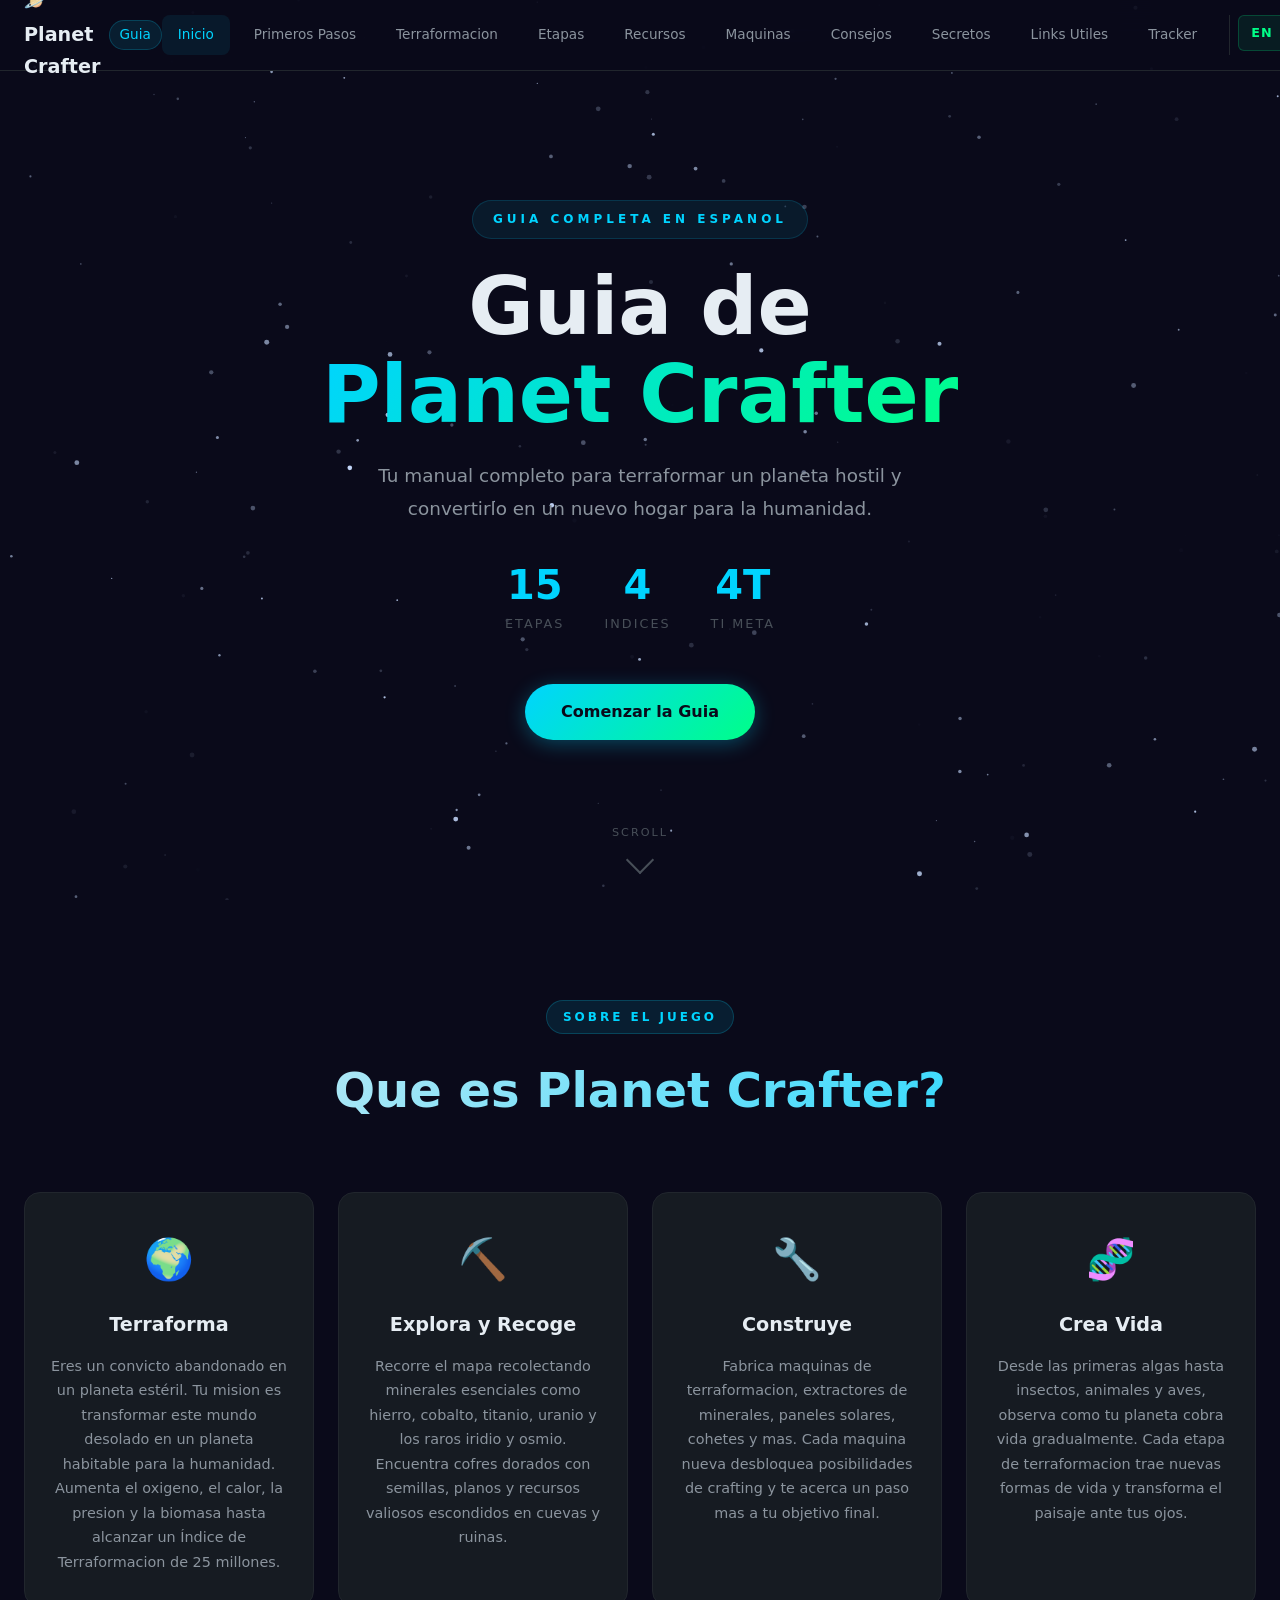
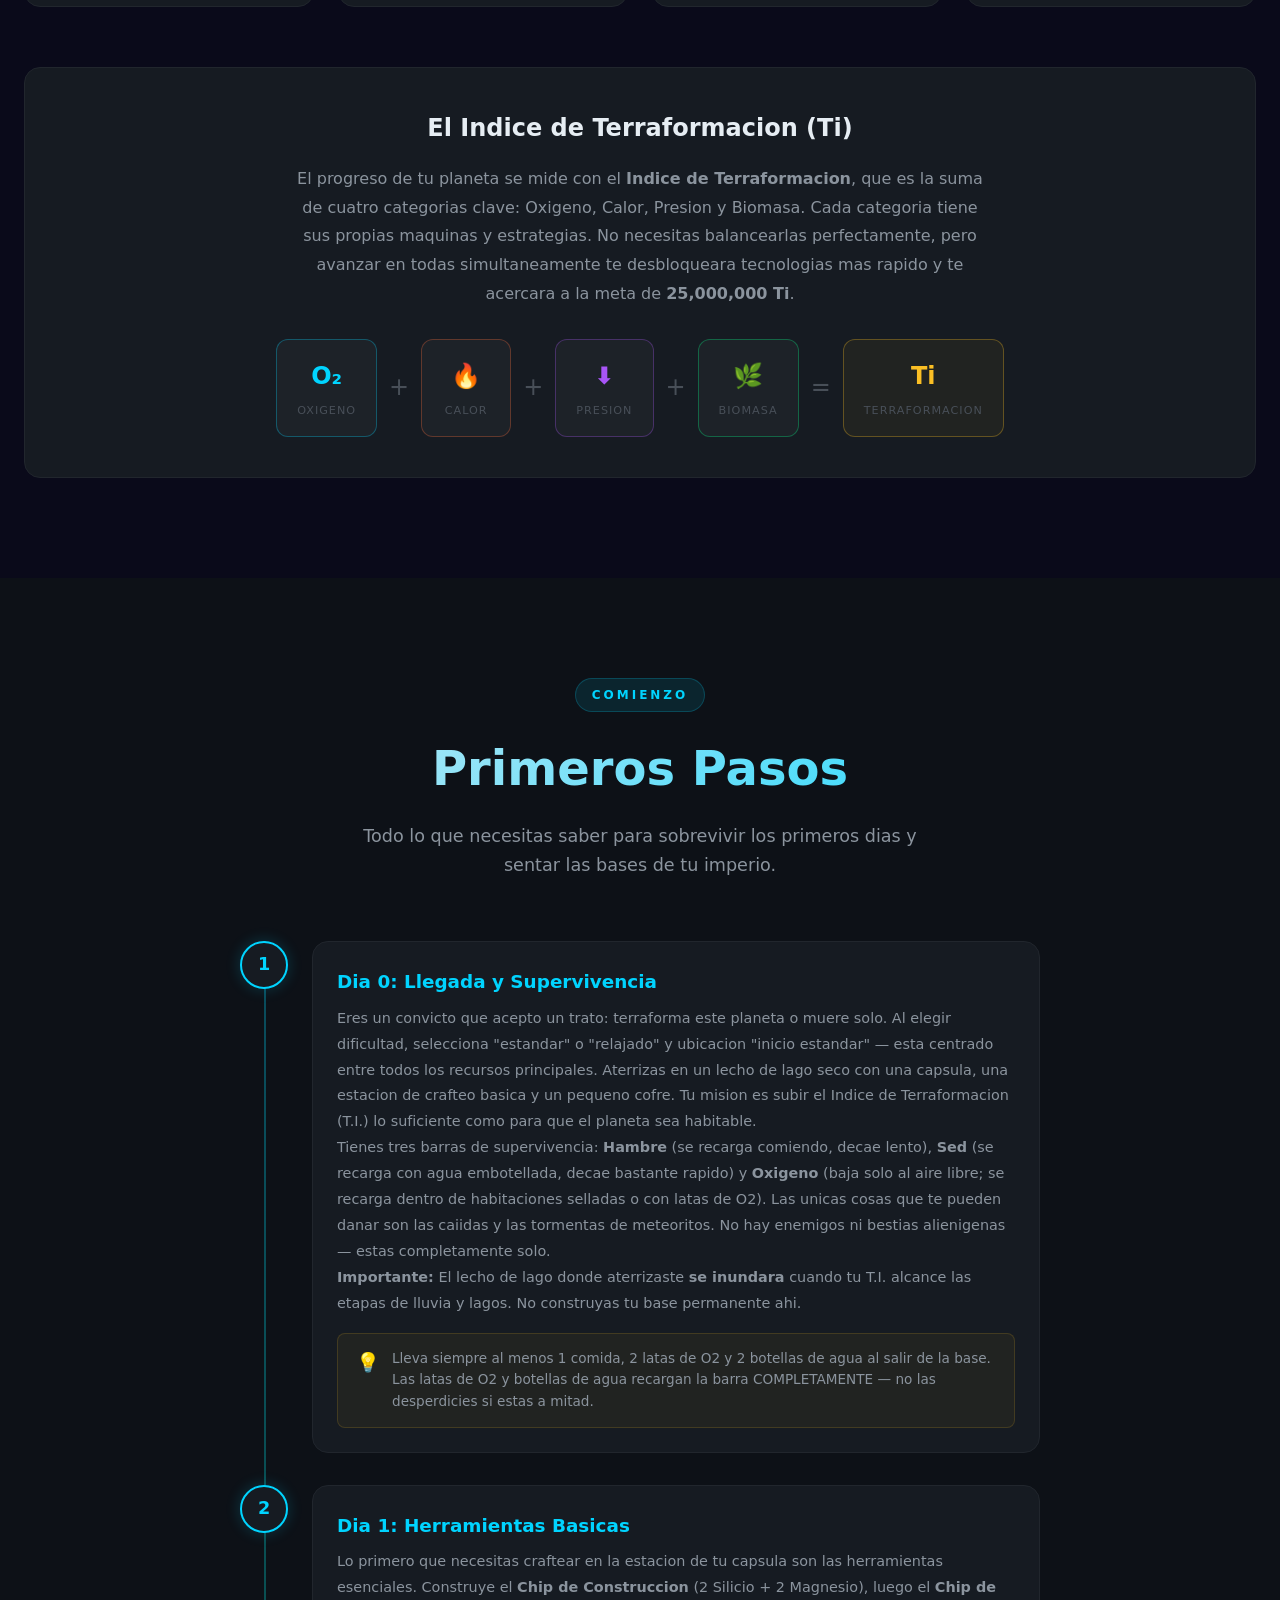
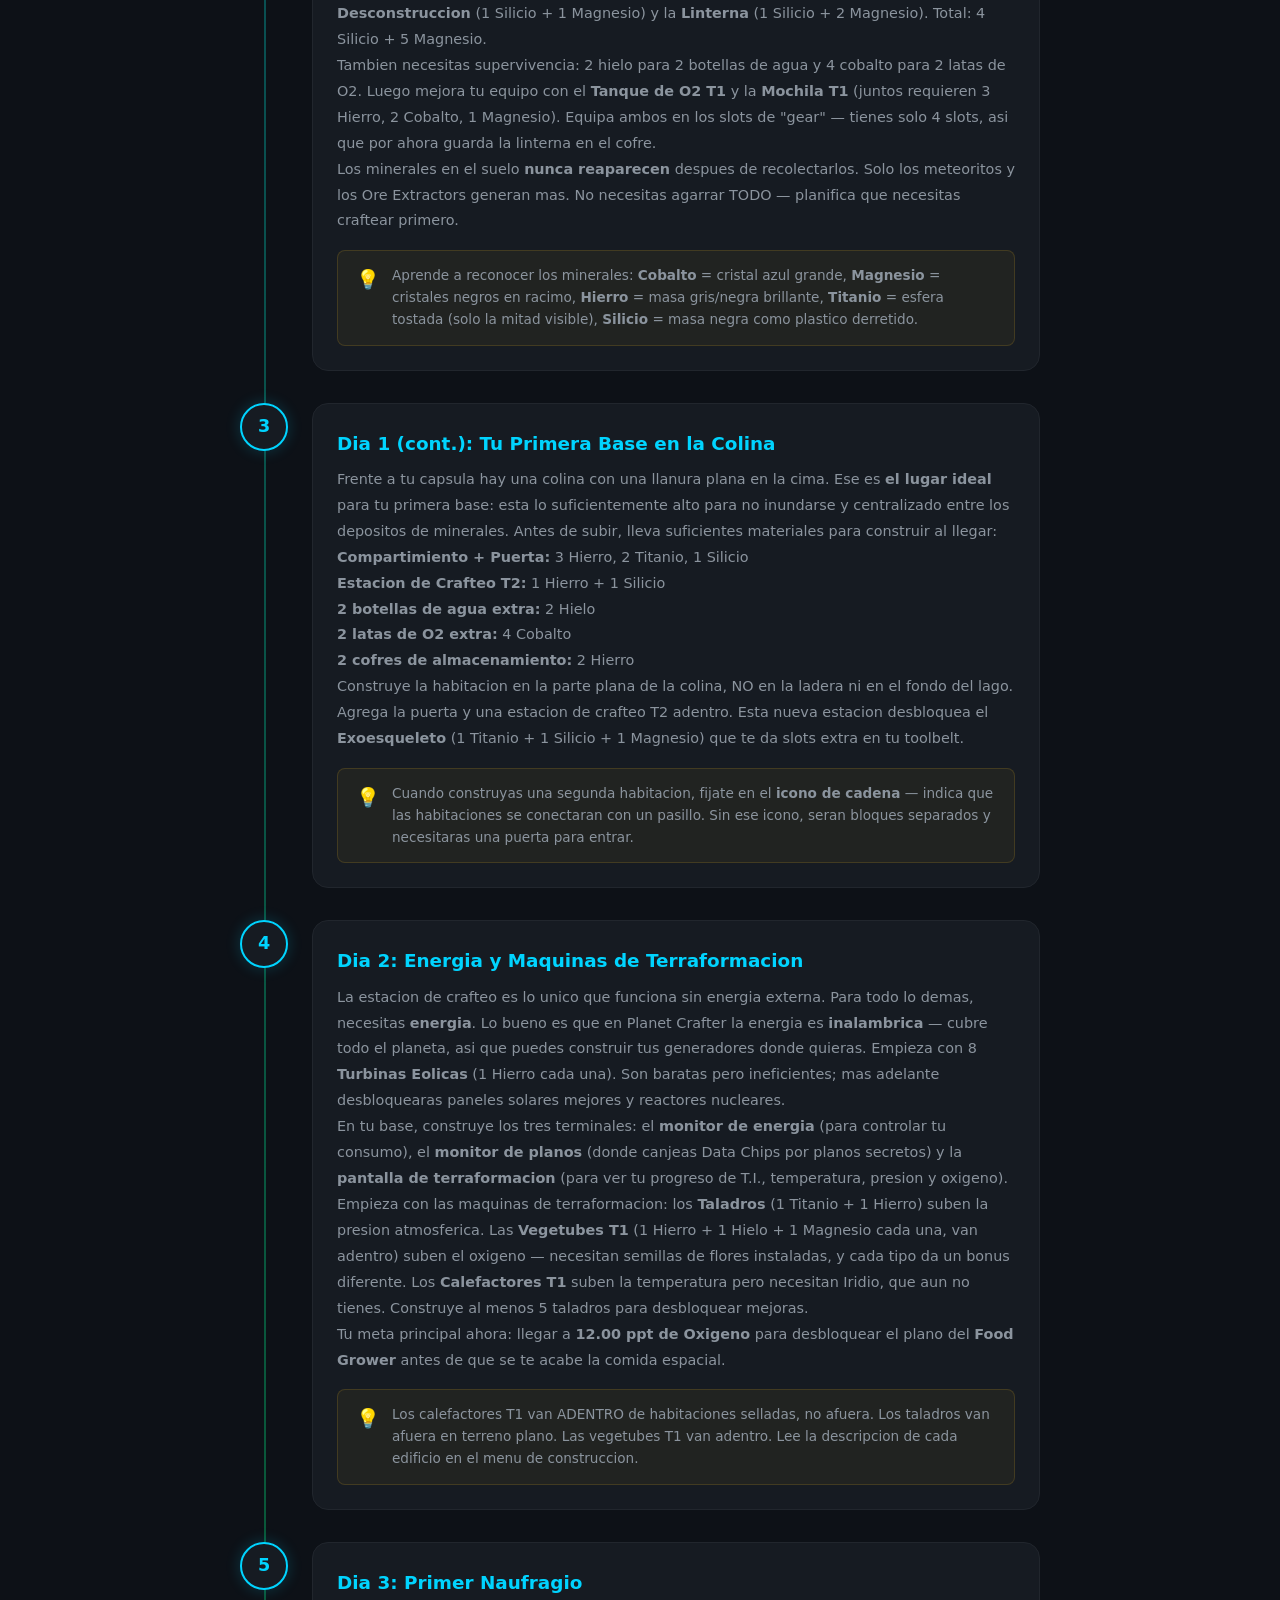
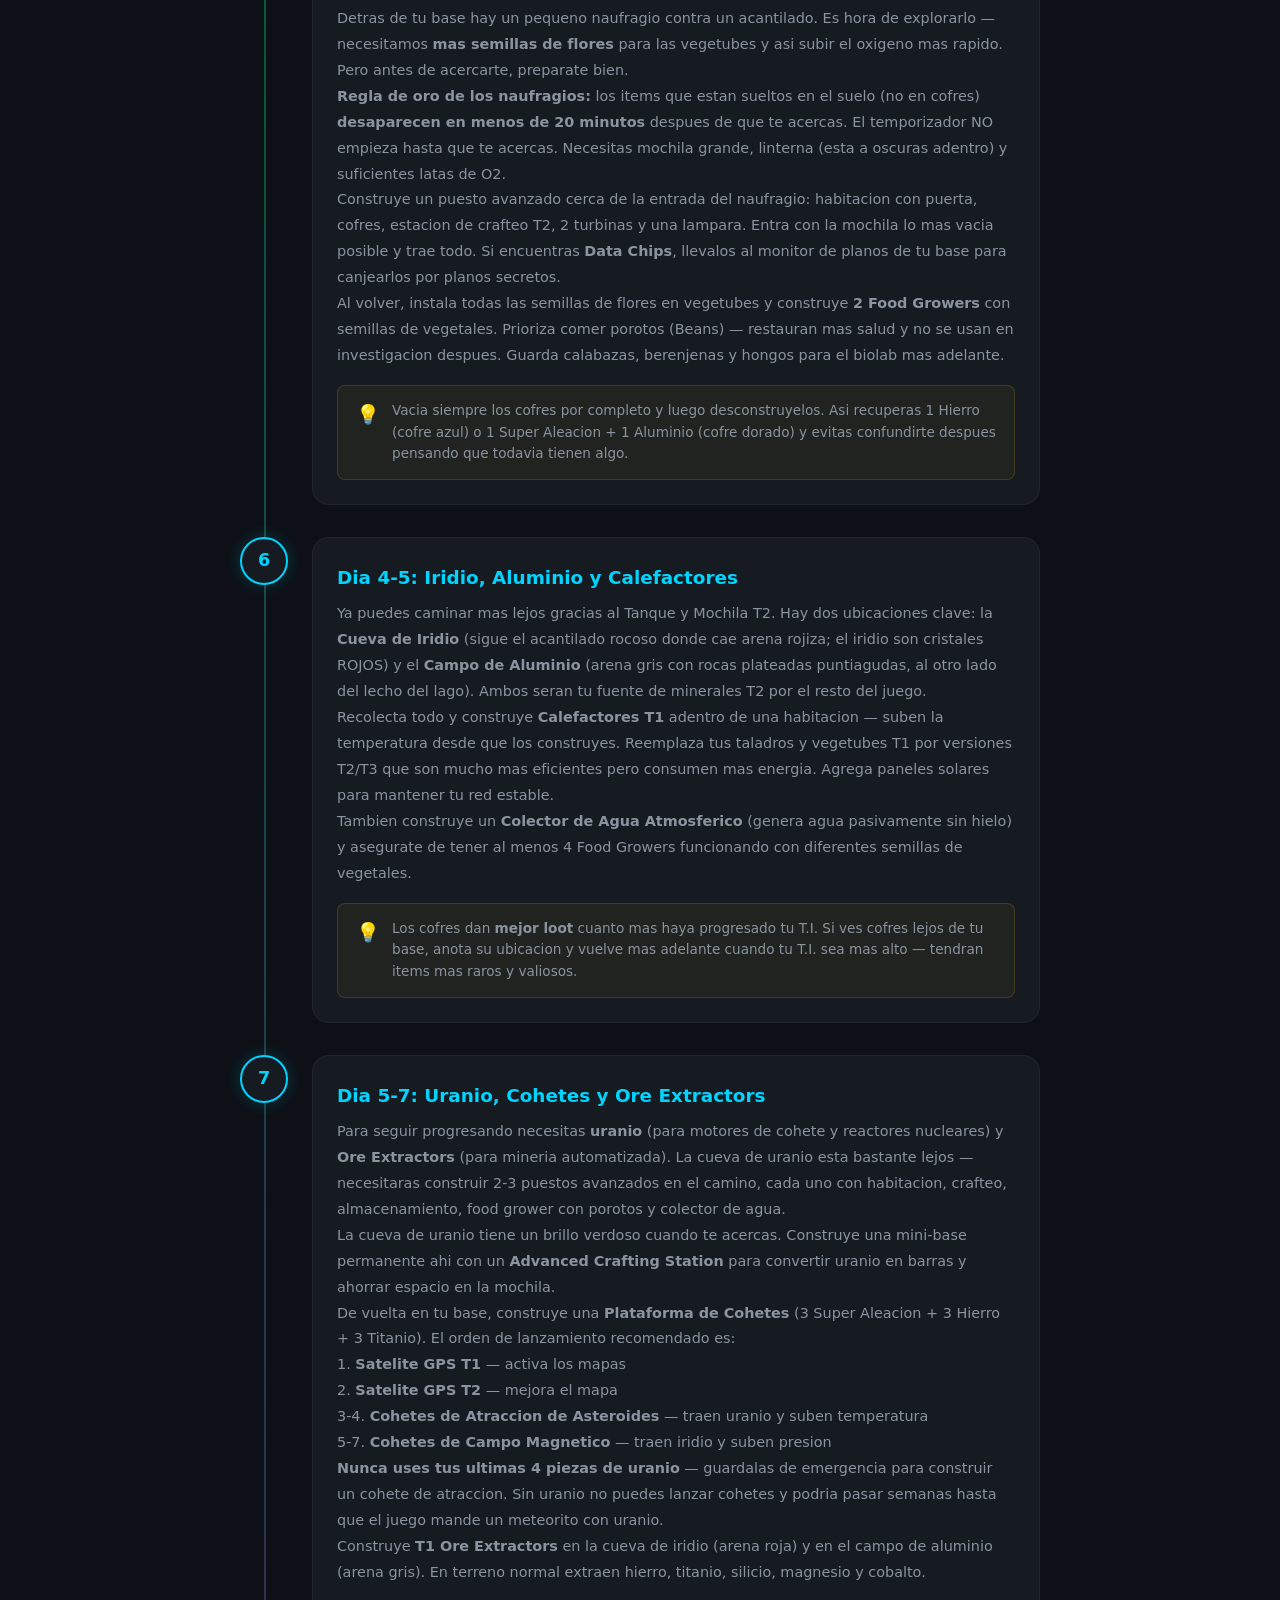
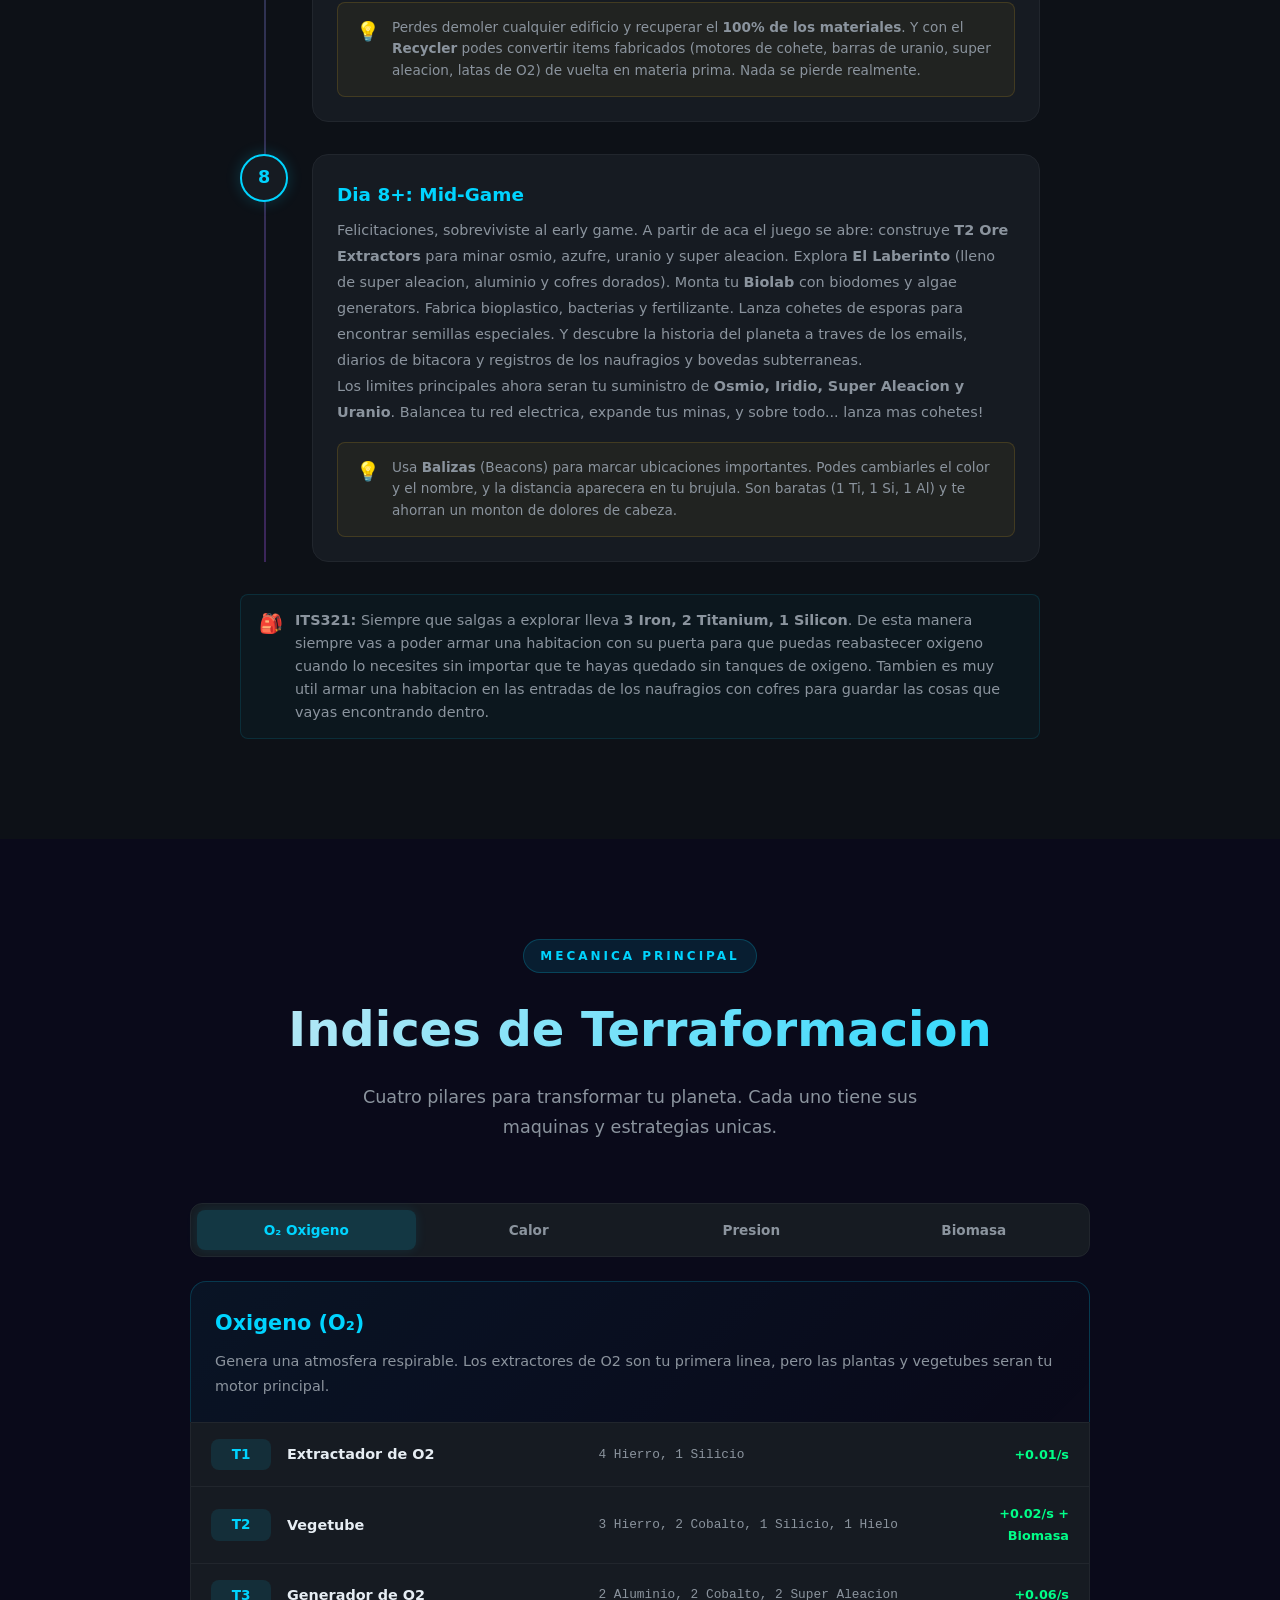
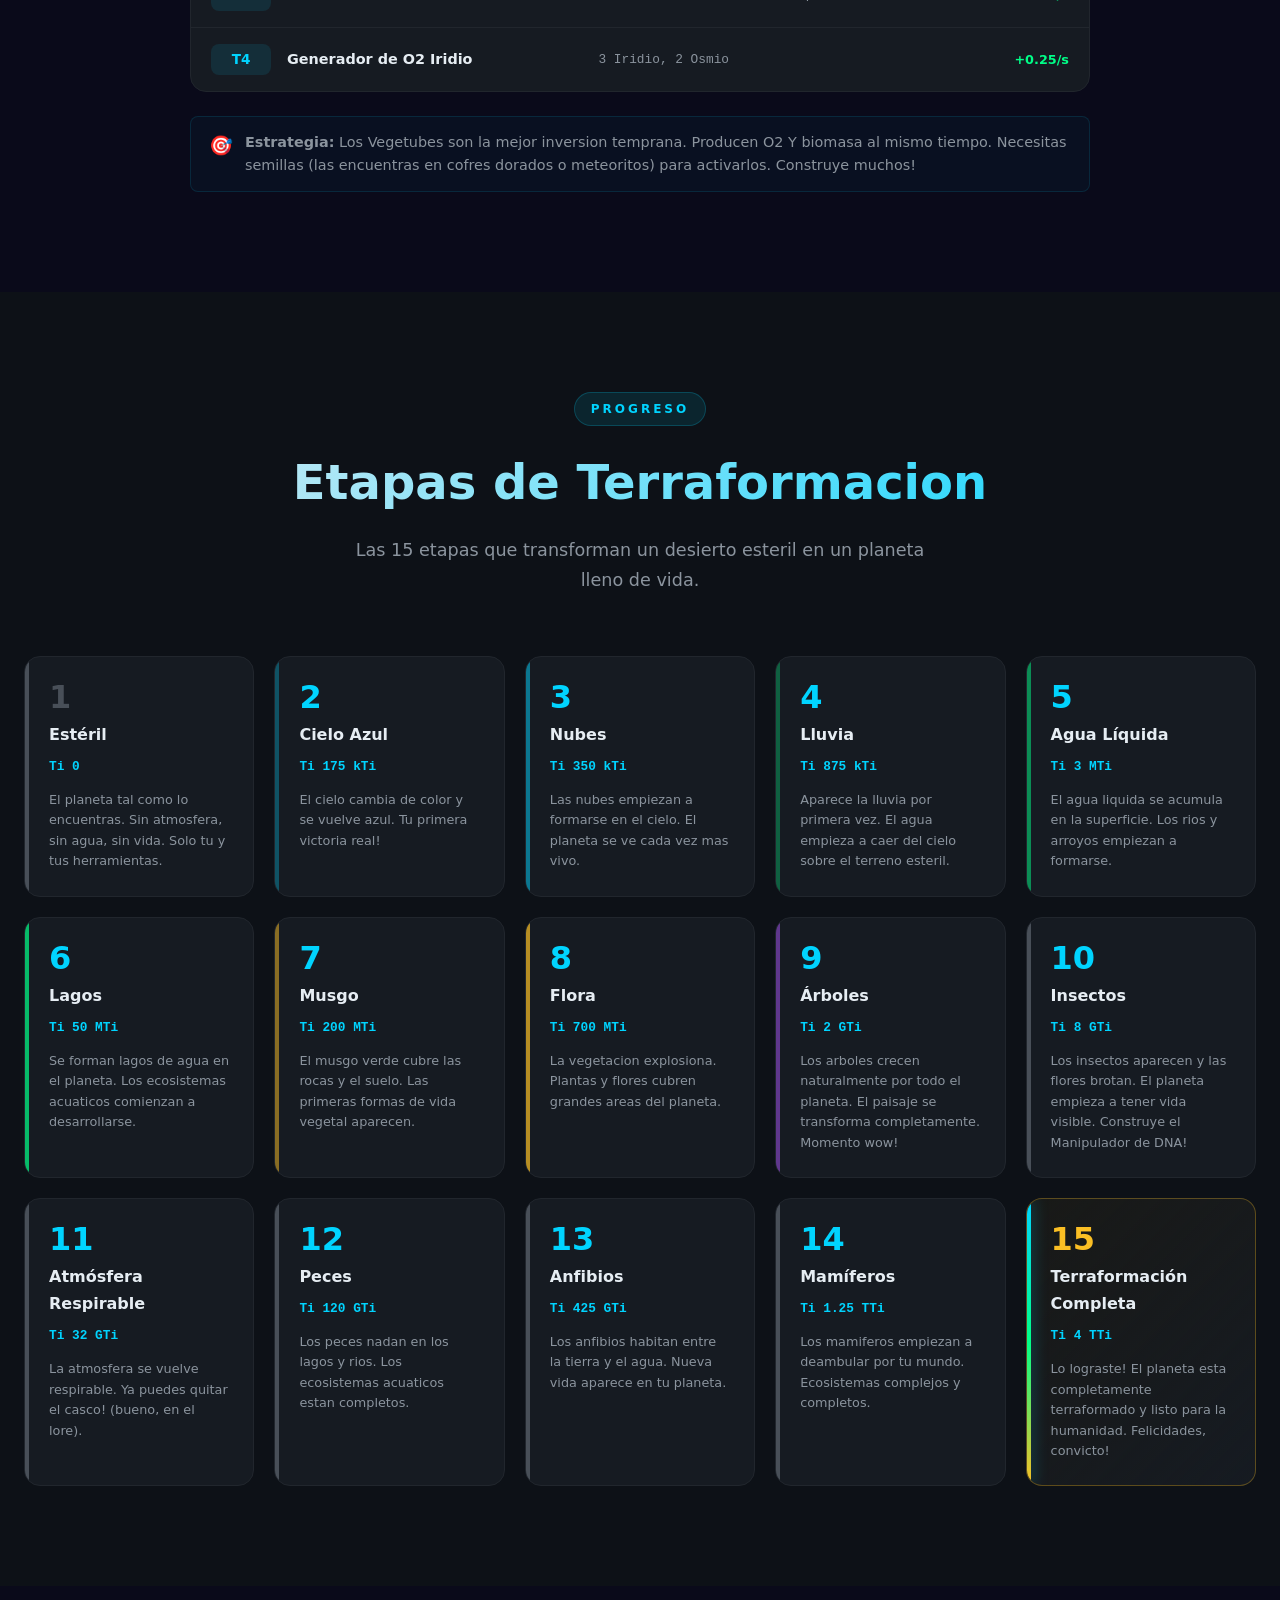
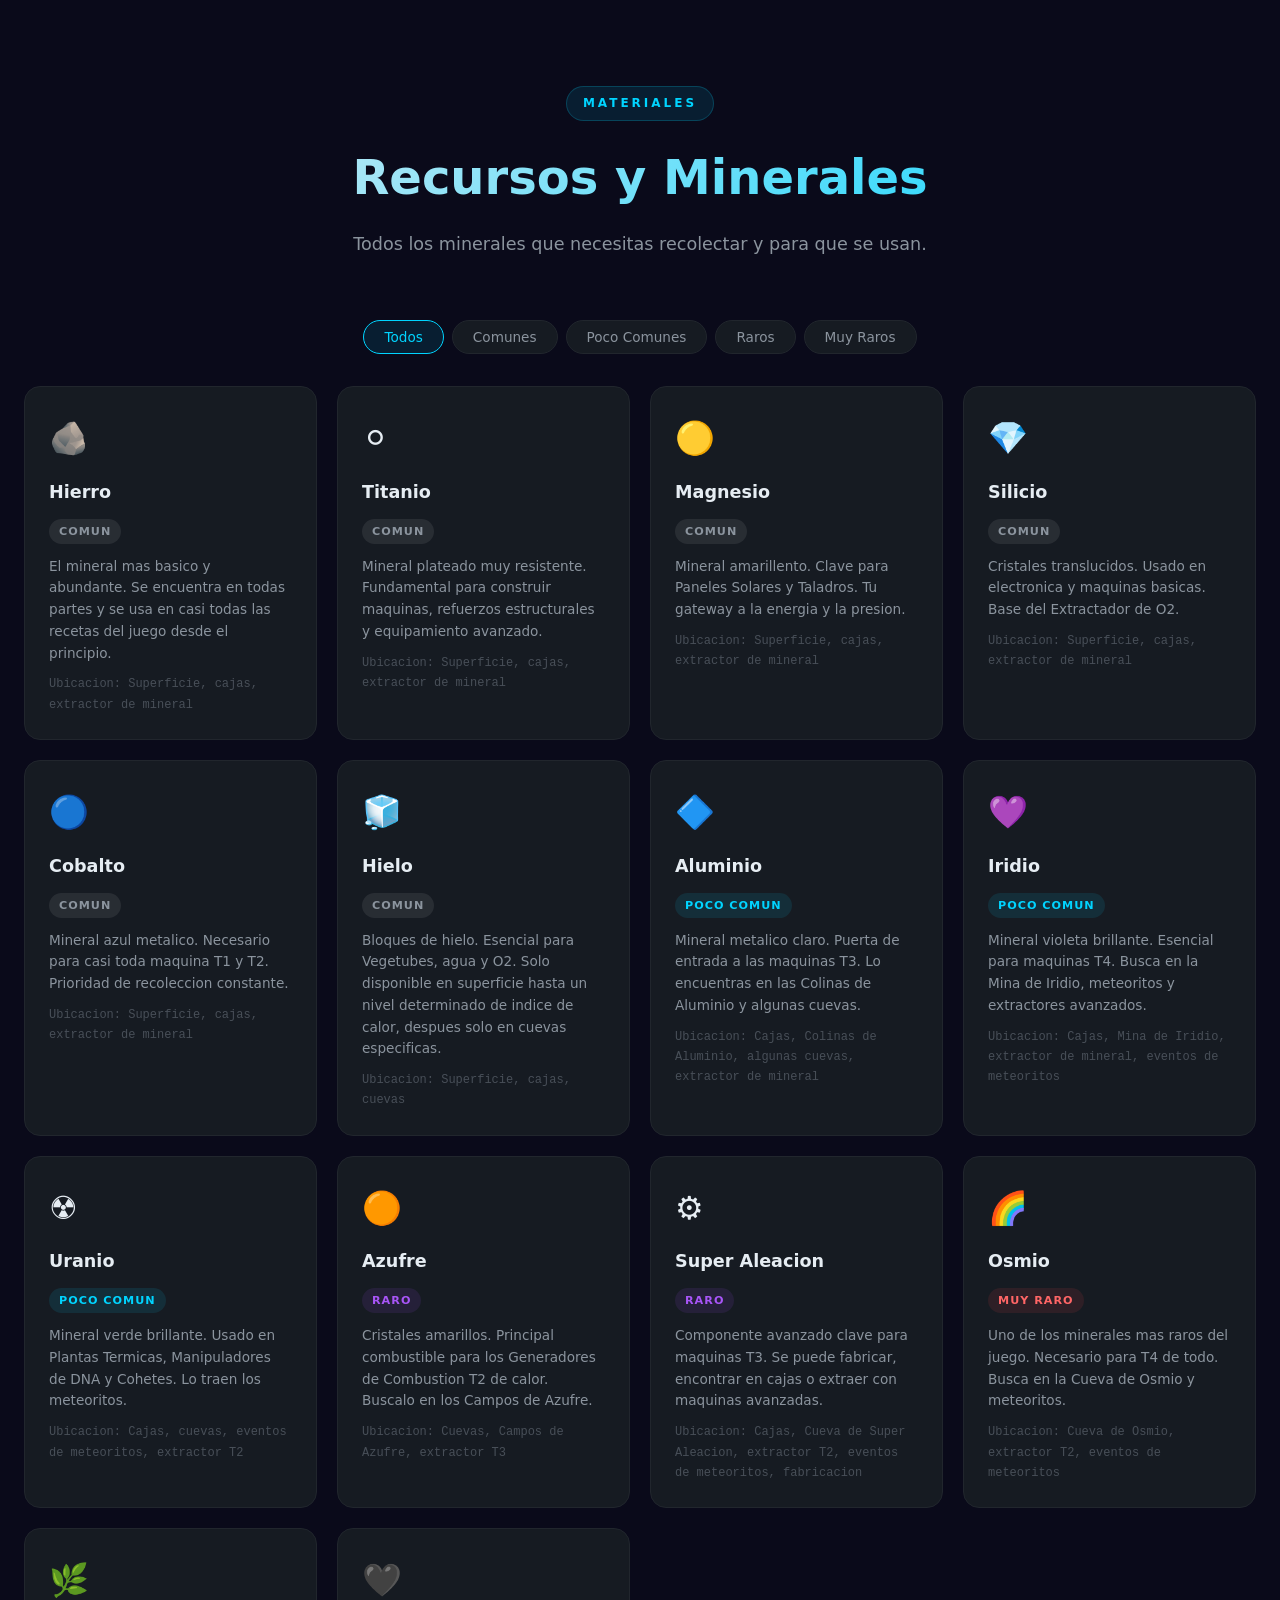
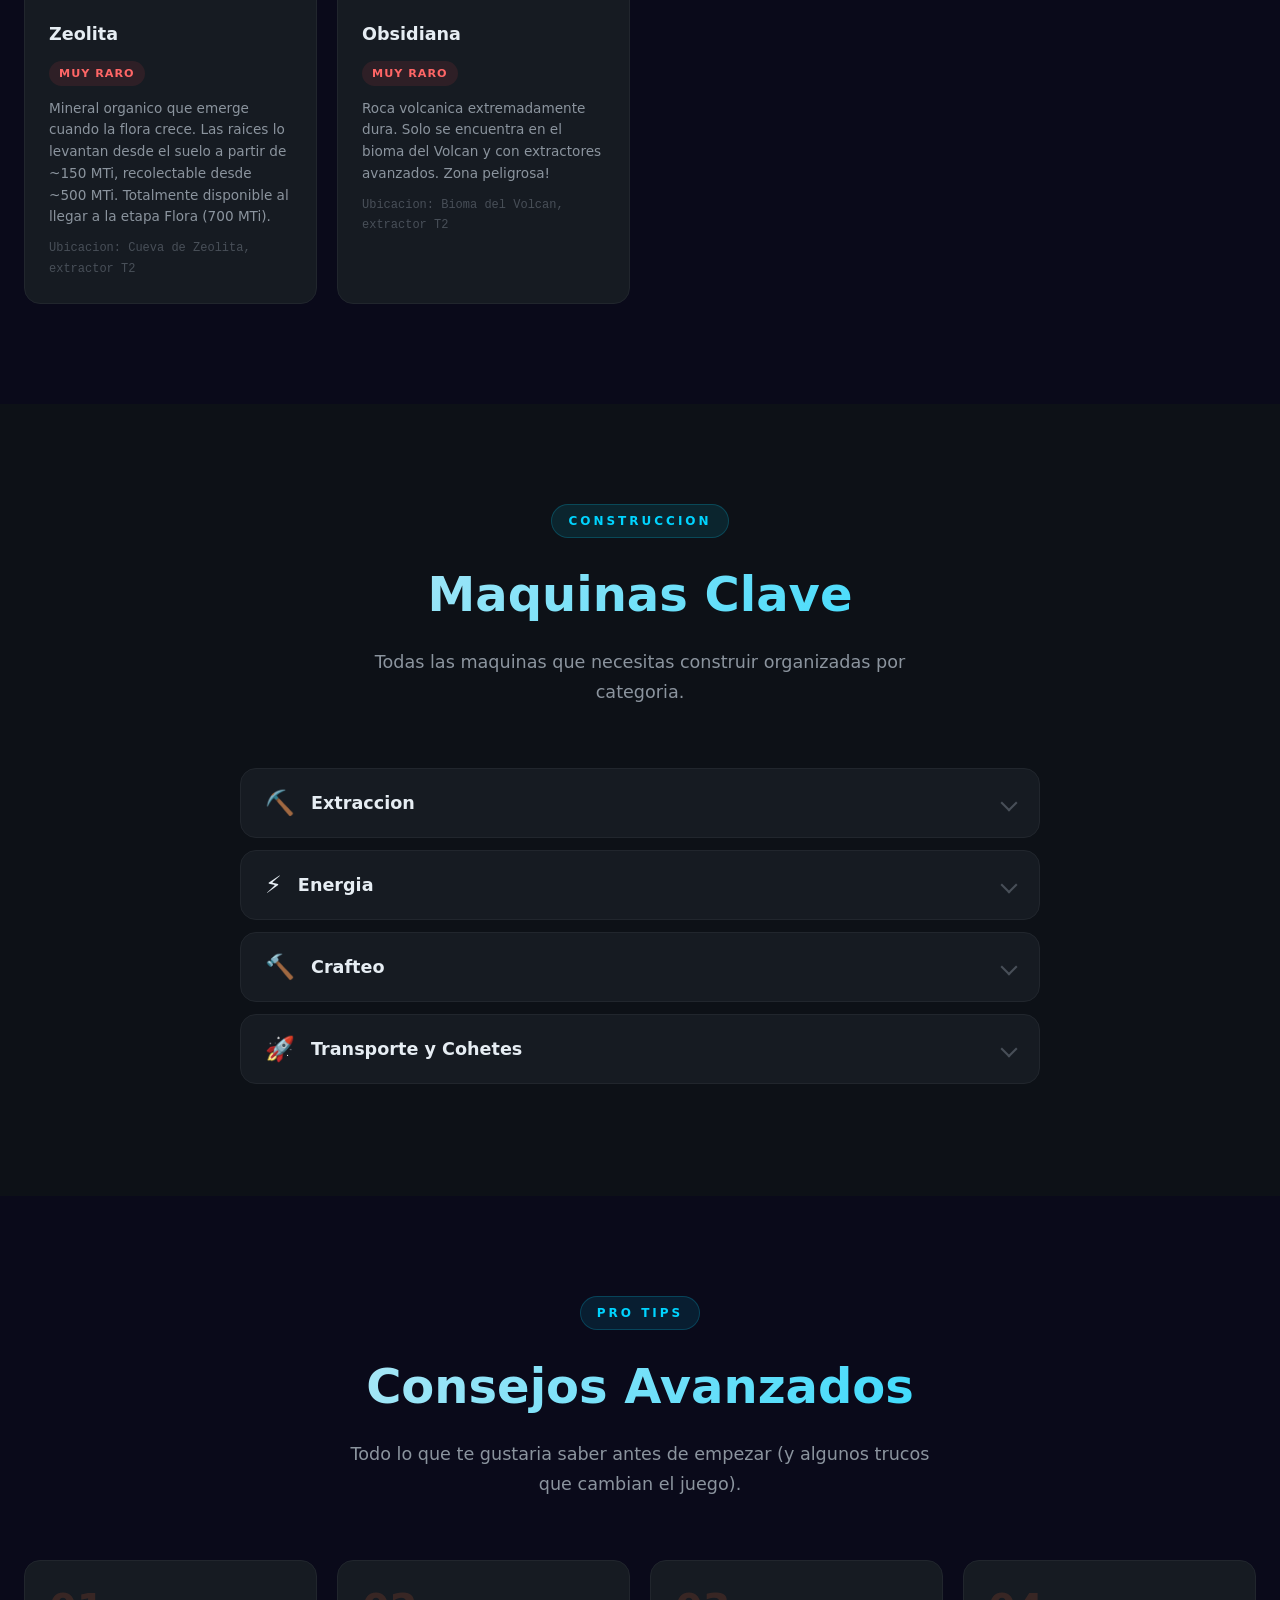
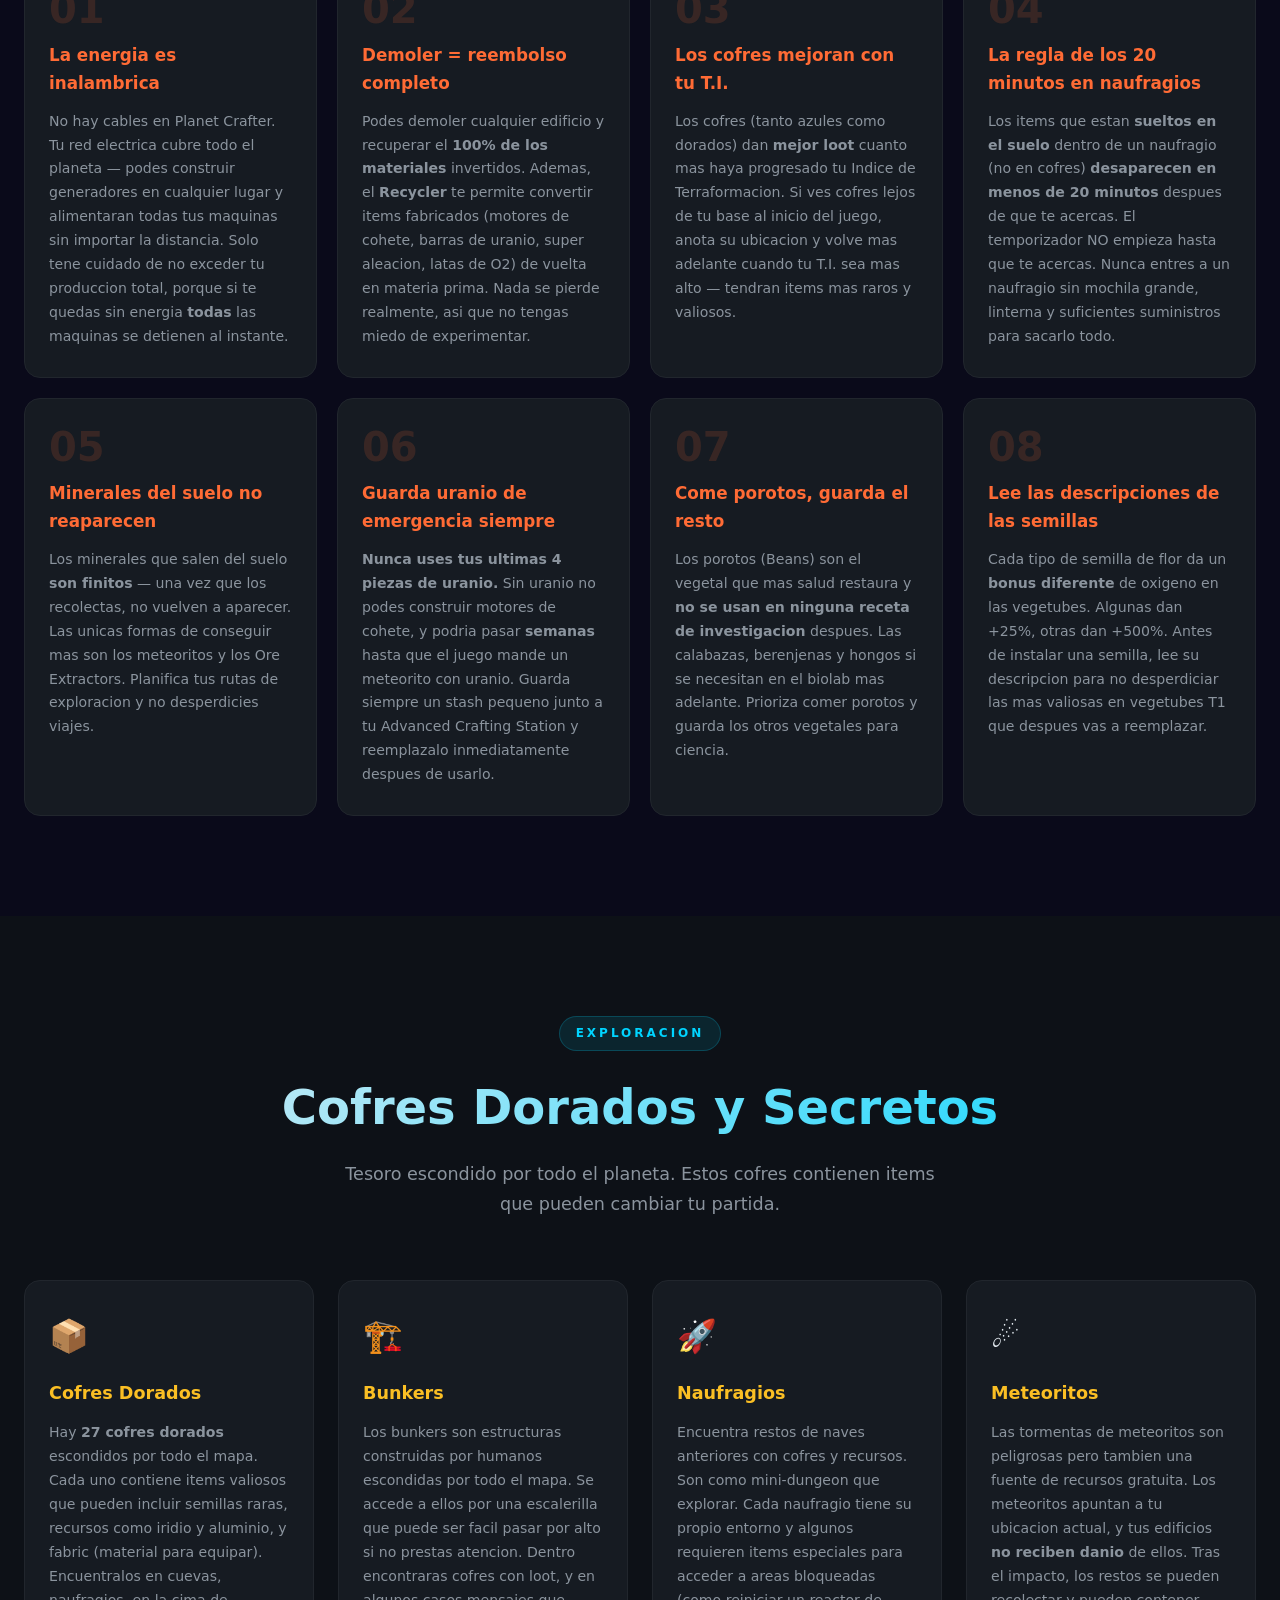
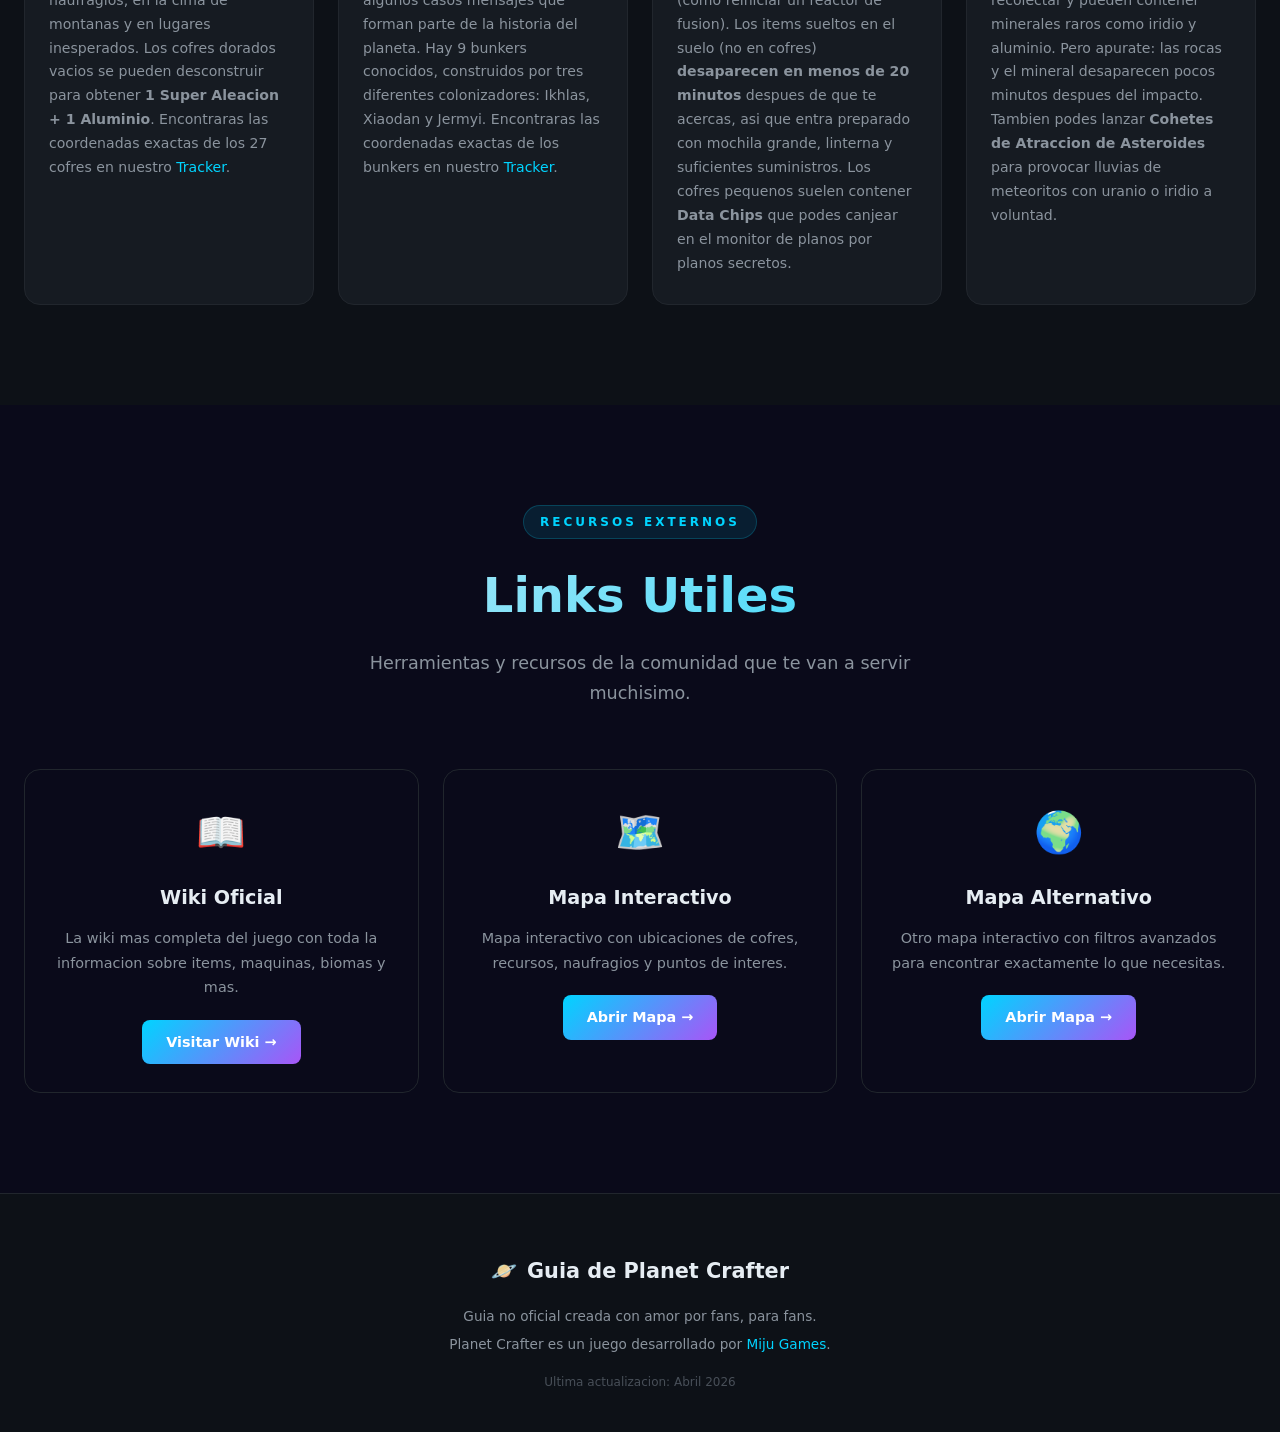
<file: es.html>
<!DOCTYPE html>
<html lang="es">
<head>
    <meta charset="UTF-8">
    <meta name="viewport" content="width=device-width, initial-scale=1.0">
    <title>Guia de Planet Crafter | Terraforma tu nuevo mundo</title>
    <meta name="description" content="Guia completa en espanol para Planet Crafter. Aprende a terraformar un planeta hostil y convertirlo en un mundo habitable.">
    <link rel="stylesheet" href="assets/style.css">
    <link rel="icon" href="data:image/svg+xml,<svg xmlns='http://www.w3.org/2000/svg' viewBox='0 0 100 100'><text y='.9em' font-size='90'>🪐</text></svg>">
</head>
<body>
    <!-- Canvas de estrellas -->
    <canvas id="starfield"></canvas>

    <!-- Navegacion -->
    <nav id="navbar">
        <div class="nav-container">
            <a href="#inicio" class="nav-logo">🪐 Planet Crafter <span class="logo-sub">Guia</span></a>
            <button class="nav-toggle" id="navToggle" aria-label="Menu">
                <span></span><span></span><span></span>
            </button>
            <ul class="nav-links" id="navLinks">
                <li><a href="#inicio">Inicio</a></li>
                <li><a href="#primeros-pasos">Primeros Pasos</a></li>
                <li><a href="#terraformacion">Terraformacion</a></li>
                <li><a href="#etapas">Etapas</a></li>
                <li><a href="#recursos">Recursos</a></li>
                <li><a href="#maquinas">Maquinas</a></li>
                <li><a href="#consejos">Consejos</a></li>
                <li><a href="#secretos">Secretos</a></li>
                <li><a href="#links">Links Utiles</a></li>
                <li><a href="tracker.html">Tracker</a></li>
                <li class="nav-lang"><a href="en.html" class="lang-btn">EN</a></li>
            </ul>
        </div>
    </nav>

    <!-- HERO -->
    <header id="inicio" class="hero">
        <div class="hero-content">
            <p class="hero-tag">GUIA COMPLETA EN ESPANOL</p>
            <h1 class="hero-title">
                <span class="title-line">Guia de</span>
                <span class="title-accent">Planet Crafter</span>
            </h1>
            <p class="hero-subtitle">Tu manual completo para terraformar un planeta hostil y convertirlo en un nuevo hogar para la humanidad.</p>
            <div class="hero-stats">
                <div class="stat">
                    <span class="stat-value">15</span>
                    <span class="stat-label">Etapas</span>
                </div>
                <div class="stat">
                    <span class="stat-value">4</span>
                    <span class="stat-label">Indices</span>
                </div>
                <div class="stat">
                    <span class="stat-value">4T</span>
                    <span class="stat-label">Ti Meta</span>
                </div>
            </div>
            <a href="#primeros-pasos" class="hero-cta">Comenzar la Guia</a>
        </div>
        <div class="scroll-indicator">
            <span>Scroll</span>
            <div class="scroll-arrow"></div>
        </div>
    </header>

    <!-- INTRODUCCION -->
    <section id="introduccion" class="section">
        <div class="container">
            <div class="section-header fade-in">
                <span class="section-tag">SOBRE EL JUEGO</span>
                <h2>Que es Planet Crafter?</h2>
            </div>
            <div class="intro-grid fade-in">
                <div class="intro-card">
                    <div class="intro-icon">🌍</div>
                    <h3>Terraforma</h3>
                    <p>Eres un convicto abandonado en un planeta estéril. Tu mision es transformar este mundo desolado en un planeta habitable para la humanidad. Aumenta el oxigeno, el calor, la presion y la biomasa hasta alcanzar un Índice de Terraformacion de 25 millones.</p>
                </div>
                <div class="intro-card">
                    <div class="intro-icon">⛏️</div>
                    <h3>Explora y Recoge</h3>
                    <p>Recorre el mapa recolectando minerales esenciales como hierro, cobalto, titanio, uranio y los raros iridio y osmio. Encuentra cofres dorados con semillas, planos y recursos valiosos escondidos en cuevas y ruinas.</p>
                </div>
                <div class="intro-card">
                    <div class="intro-icon">🔧</div>
                    <h3>Construye</h3>
                    <p>Fabrica maquinas de terraformacion, extractores de minerales, paneles solares, cohetes y mas. Cada maquina nueva desbloquea posibilidades de crafting y te acerca un paso mas a tu objetivo final.</p>
                </div>
                <div class="intro-card">
                    <div class="intro-icon">🧬</div>
                    <h3>Crea Vida</h3>
                    <p>Desde las primeras algas hasta insectos, animales y aves, observa como tu planeta cobra vida gradualmente. Cada etapa de terraformacion trae nuevas formas de vida y transforma el paisaje ante tus ojos.</p>
                </div>
            </div>
            <div class="ti-explanation fade-in">
                <h3>El Indice de Terraformacion (Ti)</h3>
                <p>El progreso de tu planeta se mide con el <strong>Indice de Terraformacion</strong>, que es la suma de cuatro categorias clave: Oxigeno, Calor, Presion y Biomasa. Cada categoria tiene sus propias maquinas y estrategias. No necesitas balancearlas perfectamente, pero avanzar en todas simultaneamente te desbloqueara tecnologias mas rapido y te acercara a la meta de <strong>25,000,000 Ti</strong>.</p>
                <div class="ti-formula">
                    <div class="formula-item o2">
                        <span class="formula-icon">O₂</span>
                        <span class="formula-label">Oxigeno</span>
                    </div>
                    <span class="formula-plus">+</span>
                    <div class="formula-item heat">
                        <span class="formula-icon">🔥</span>
                        <span class="formula-label">Calor</span>
                    </div>
                    <span class="formula-plus">+</span>
                    <div class="formula-item pressure">
                        <span class="formula-icon">⬇️</span>
                        <span class="formula-label">Presion</span>
                    </div>
                    <span class="formula-plus">+</span>
                    <div class="formula-item biomass">
                        <span class="formula-icon">🌿</span>
                        <span class="formula-label">Biomasa</span>
                    </div>
                    <span class="formula-equals">=</span>
                    <div class="formula-item ti">
                        <span class="formula-icon">Ti</span>
                        <span class="formula-label">Terraformacion</span>
                    </div>
                </div>
            </div>
        </div>
    </section>

    <!-- PRIMEROS PASOS -->
    <section id="primeros-pasos" class="section section-alt">
        <div class="container">
            <div class="section-header fade-in">
                <span class="section-tag">COMIENZO</span>
                <h2>Primeros Pasos</h2>
                <p>Todo lo que necesitas saber para sobrevivir los primeros dias y sentar las bases de tu imperio.</p>
            </div>

            <div class="timeline fade-in">
                <div class="timeline-items">
                    <div class="timeline-item">
                        <div class="timeline-marker">1</div>
                        <div class="timeline-content">
                        <h3>Dia 0: Llegada y Supervivencia</h3>
                        <p>Eres un convicto que acepto un trato: terraforma este planeta o muere solo. Al elegir dificultad, selecciona "estandar" o "relajado" y ubicacion "inicio estandar" — esta centrado entre todos los recursos principales. Aterrizas en un lecho de lago seco con una capsula, una estacion de crafteo basica y un pequeno cofre. Tu mision es subir el Indice de Terraformacion (T.I.) lo suficiente como para que el planeta sea habitable.</p>
                        <p>Tienes tres barras de supervivencia: <strong>Hambre</strong> (se recarga comiendo, decae lento), <strong>Sed</strong> (se recarga con agua embotellada, decae bastante rapido) y <strong>Oxigeno</strong> (baja solo al aire libre; se recarga dentro de habitaciones selladas o con latas de O2). Las unicas cosas que te pueden danar son las caiidas y las tormentas de meteoritos. No hay enemigos ni bestias alienigenas — estas completamente solo.</p>
                        <p><strong>Importante:</strong> El lecho de lago donde aterrizaste <strong>se inundara</strong> cuando tu T.I. alcance las etapas de lluvia y lagos. No construyas tu base permanente ahi.</p>
                        <div class="tip-box">
                            <span class="tip-icon">💡</span>
                            <span>Lleva siempre al menos 1 comida, 2 latas de O2 y 2 botellas de agua al salir de la base. Las latas de O2 y botellas de agua recargan la barra COMPLETAMENTE — no las desperdicies si estas a mitad.</span>
                        </div>
                    </div>
                </div>
                <div class="timeline-item">
                    <div class="timeline-marker">2</div>
                    <div class="timeline-content">
                        <h3>Dia 1: Herramientas Basicas</h3>
                        <p>Lo primero que necesitas craftear en la estacion de tu capsula son las herramientas esenciales. Construye el <strong>Chip de Construccion</strong> (2 Silicio + 2 Magnesio), luego el <strong>Chip de Desconstruccion</strong> (1 Silicio + 1 Magnesio) y la <strong>Linterna</strong> (1 Silicio + 2 Magnesio). Total: 4 Silicio + 5 Magnesio.</p>
                        <p>Tambien necesitas supervivencia: 2 hielo para 2 botellas de agua y 4 cobalto para 2 latas de O2. Luego mejora tu equipo con el <strong>Tanque de O2 T1</strong> y la <strong>Mochila T1</strong> (juntos requieren 3 Hierro, 2 Cobalto, 1 Magnesio). Equipa ambos en los slots de "gear" — tienes solo 4 slots, asi que por ahora guarda la linterna en el cofre.</p>
                        <p>Los minerales en el suelo <strong>nunca reaparecen</strong> despues de recolectarlos. Solo los meteoritos y los Ore Extractors generan mas. No necesitas agarrar TODO — planifica que necesitas craftear primero.</p>
                        <div class="tip-box">
                            <span class="tip-icon">💡</span>
                            <span>Aprende a reconocer los minerales: <strong>Cobalto</strong> = cristal azul grande, <strong>Magnesio</strong> = cristales negros en racimo, <strong>Hierro</strong> = masa gris/negra brillante, <strong>Titanio</strong> = esfera tostada (solo la mitad visible), <strong>Silicio</strong> = masa negra como plastico derretido.</span>
                        </div>
                    </div>
                </div>
                <div class="timeline-item">
                    <div class="timeline-marker">3</div>
                    <div class="timeline-content">
                        <h3>Dia 1 (cont.): Tu Primera Base en la Colina</h3>
                        <p>Frente a tu capsula hay una colina con una llanura plana en la cima. Ese es <strong>el lugar ideal</strong> para tu primera base: esta lo suficientemente alto para no inundarse y centralizado entre los depositos de minerales. Antes de subir, lleva suficientes materiales para construir al llegar:</p>
                        <p><strong>Compartimiento + Puerta:</strong> 3 Hierro, 2 Titanio, 1 Silicio<br>
                        <strong>Estacion de Crafteo T2:</strong> 1 Hierro + 1 Silicio<br>
                        <strong>2 botellas de agua extra:</strong> 2 Hielo<br>
                        <strong>2 latas de O2 extra:</strong> 4 Cobalto<br>
                        <strong>2 cofres de almacenamiento:</strong> 2 Hierro</p>
                        <p>Construye la habitacion en la parte plana de la colina, NO en la ladera ni en el fondo del lago. Agrega la puerta y una estacion de crafteo T2 adentro. Esta nueva estacion desbloquea el <strong>Exoesqueleto</strong> (1 Titanio + 1 Silicio + 1 Magnesio) que te da slots extra en tu toolbelt.</p>
                        <div class="tip-box">
                            <span class="tip-icon">💡</span>
                            <span>Cuando construyas una segunda habitacion, fijate en el <strong>icono de cadena</strong> — indica que las habitaciones se conectaran con un pasillo. Sin ese icono, seran bloques separados y necesitaras una puerta para entrar.</span>
                        </div>
                    </div>
                </div>
                <div class="timeline-item">
                    <div class="timeline-marker">4</div>
                    <div class="timeline-content">
                        <h3>Dia 2: Energia y Maquinas de Terraformacion</h3>
                        <p>La estacion de crafteo es lo unico que funciona sin energia externa. Para todo lo demas, necesitas <strong>energia</strong>. Lo bueno es que en Planet Crafter la energia es <strong>inalambrica</strong> — cubre todo el planeta, asi que puedes construir tus generadores donde quieras. Empieza con 8 <strong>Turbinas Eolicas</strong> (1 Hierro cada una). Son baratas pero ineficientes; mas adelante desbloquearas paneles solares mejores y reactores nucleares.</p>
                        <p>En tu base, construye los tres terminales: el <strong>monitor de energia</strong> (para controlar tu consumo), el <strong>monitor de planos</strong> (donde canjeas Data Chips por planos secretos) y la <strong>pantalla de terraformacion</strong> (para ver tu progreso de T.I., temperatura, presion y oxigeno).</p>
                        <p>Empieza con las maquinas de terraformacion: los <strong>Taladros</strong> (1 Titanio + 1 Hierro) suben la presion atmosferica. Las <strong>Vegetubes T1</strong> (1 Hierro + 1 Hielo + 1 Magnesio cada una, van adentro) suben el oxigeno — necesitan semillas de flores instaladas, y cada tipo da un bonus diferente. Los <strong>Calefactores T1</strong> suben la temperatura pero necesitan Iridio, que aun no tienes. Construye al menos 5 taladros para desbloquear mejoras.</p>
                        <p>Tu meta principal ahora: llegar a <strong>12.00 ppt de Oxigeno</strong> para desbloquear el plano del <strong>Food Grower</strong> antes de que se te acabe la comida espacial.</p>
                        <div class="tip-box">
                            <span class="tip-icon">💡</span>
                            <span>Los calefactores T1 van ADENTRO de habitaciones selladas, no afuera. Los taladros van afuera en terreno plano. Las vegetubes T1 van adentro. Lee la descripcion de cada edificio en el menu de construccion.</span>
                        </div>
                    </div>
                </div>
                <div class="timeline-item">
                    <div class="timeline-marker">5</div>
                    <div class="timeline-content">
                        <h3>Dia 3: Primer Naufragio</h3>
                        <p>Detras de tu base hay un pequeno naufragio contra un acantilado. Es hora de explorarlo — necesitamos <strong>mas semillas de flores</strong> para las vegetubes y asi subir el oxigeno mas rapido. Pero antes de acercarte, preparate bien.</p>
                        <p><strong>Regla de oro de los naufragios:</strong> los items que estan sueltos en el suelo (no en cofres) <strong>desaparecen en menos de 20 minutos</strong> despues de que te acercas. El temporizador NO empieza hasta que te acercas. Necesitas mochila grande, linterna (esta a oscuras adentro) y suficientes latas de O2.</p>
                        <p>Construye un puesto avanzado cerca de la entrada del naufragio: habitacion con puerta, cofres, estacion de crafteo T2, 2 turbinas y una lampara. Entra con la mochila lo mas vacia posible y trae todo. Si encuentras <strong>Data Chips</strong>, llevalos al monitor de planos de tu base para canjearlos por planos secretos.</p>
                        <p>Al volver, instala todas las semillas de flores en vegetubes y construye <strong>2 Food Growers</strong> con semillas de vegetales. Prioriza comer porotos (Beans) — restauran mas salud y no se usan en investigacion despues. Guarda calabazas, berenjenas y hongos para el biolab mas adelante.</p>
                        <div class="tip-box">
                            <span class="tip-icon">💡</span>
                            <span>Vacia siempre los cofres por completo y luego desconstruyelos. Asi recuperas 1 Hierro (cofre azul) o 1 Super Aleacion + 1 Aluminio (cofre dorado) y evitas confundirte despues pensando que todavia tienen algo.</span>
                        </div>
                    </div>
                </div>
                <div class="timeline-item">
                    <div class="timeline-marker">6</div>
                    <div class="timeline-content">
                        <h3>Dia 4-5: Iridio, Aluminio y Calefactores</h3>
                        <p>Ya puedes caminar mas lejos gracias al Tanque y Mochila T2. Hay dos ubicaciones clave: la <strong>Cueva de Iridio</strong> (sigue el acantilado rocoso donde cae arena rojiza; el iridio son cristales ROJOS) y el <strong>Campo de Aluminio</strong> (arena gris con rocas plateadas puntiagudas, al otro lado del lecho del lago). Ambos seran tu fuente de minerales T2 por el resto del juego.</p>
                        <p>Recolecta todo y construye <strong>Calefactores T1</strong> adentro de una habitacion — suben la temperatura desde que los construyes. Reemplaza tus taladros y vegetubes T1 por versiones T2/T3 que son mucho mas eficientes pero consumen mas energia. Agrega paneles solares para mantener tu red estable.</p>
                        <p>Tambien construye un <strong>Colector de Agua Atmosferico</strong> (genera agua pasivamente sin hielo) y asegurate de tener al menos 4 Food Growers funcionando con diferentes semillas de vegetales.</p>
                        <div class="tip-box">
                            <span class="tip-icon">💡</span>
                            <span>Los cofres dan <strong>mejor loot</strong> cuanto mas haya progresado tu T.I. Si ves cofres lejos de tu base, anota su ubicacion y vuelve mas adelante cuando tu T.I. sea mas alto — tendran items mas raros y valiosos.</span>
                        </div>
                    </div>
                </div>
                <div class="timeline-item">
                    <div class="timeline-marker">7</div>
                    <div class="timeline-content">
                        <h3>Dia 5-7: Uranio, Cohetes y Ore Extractors</h3>
                        <p>Para seguir progresando necesitas <strong>uranio</strong> (para motores de cohete y reactores nucleares) y <strong>Ore Extractors</strong> (para mineria automatizada). La cueva de uranio esta bastante lejos — necesitaras construir 2-3 puestos avanzados en el camino, cada uno con habitacion, crafteo, almacenamiento, food grower con porotos y colector de agua.</p>
                        <p>La cueva de uranio tiene un brillo verdoso cuando te acercas. Construye una mini-base permanente ahi con un <strong>Advanced Crafting Station</strong> para convertir uranio en barras y ahorrar espacio en la mochila.</p>
                        <p>De vuelta en tu base, construye una <strong>Plataforma de Cohetes</strong> (3 Super Aleacion + 3 Hierro + 3 Titanio). El orden de lanzamiento recomendado es:</p>
                        <p>1. <strong>Satelite GPS T1</strong> — activa los mapas<br>
                        2. <strong>Satelite GPS T2</strong> — mejora el mapa<br>
                        3-4. <strong>Cohetes de Atraccion de Asteroides</strong> — traen uranio y suben temperatura<br>
                        5-7. <strong>Cohetes de Campo Magnetico</strong> — traen iridio y suben presion</p>
                        <p><strong>Nunca uses tus ultimas 4 piezas de uranio</strong> — guardalas de emergencia para construir un cohete de atraccion. Sin uranio no puedes lanzar cohetes y podria pasar semanas hasta que el juego mande un meteorito con uranio.</p>
                        <p>Construye <strong>T1 Ore Extractors</strong> en la cueva de iridio (arena roja) y en el campo de aluminio (arena gris). En terreno normal extraen hierro, titanio, silicio, magnesio y cobalto.</p>
                        <div class="tip-box">
                            <span class="tip-icon">💡</span>
                            <span>Perdes demoler cualquier edificio y recuperar el <strong>100% de los materiales</strong>. Y con el <strong>Recycler</strong> podes convertir items fabricados (motores de cohete, barras de uranio, super aleacion, latas de O2) de vuelta en materia prima. Nada se pierde realmente.</span>
                        </div>
                    </div>
                </div>
                <div class="timeline-item">
                    <div class="timeline-marker">8</div>
                    <div class="timeline-content">
                        <h3>Dia 8+: Mid-Game</h3>
                        <p>Felicitaciones, sobreviviste al early game. A partir de aca el juego se abre: construye <strong>T2 Ore Extractors</strong> para minar osmio, azufre, uranio y super aleacion. Explora <strong>El Laberinto</strong> (lleno de super aleacion, aluminio y cofres dorados). Monta tu <strong>Biolab</strong> con biodomes y algae generators. Fabrica bioplastico, bacterias y fertilizante. Lanza cohetes de esporas para encontrar semillas especiales. Y descubre la historia del planeta a traves de los emails, diarios de bitacora y registros de los naufragios y bovedas subterraneas.</p>
                        <p>Los limites principales ahora seran tu suministro de <strong>Osmio, Iridio, Super Aleacion y Uranio</strong>. Balancea tu red electrica, expande tus minas, y sobre todo... lanza mas cohetes!</p>
                        <div class="tip-box">
                            <span class="tip-icon">💡</span>
                            <span>Usa <strong>Balizas</strong> (Beacons) para marcar ubicaciones importantes. Podes cambiarles el color y el nombre, y la distancia aparecera en tu brujula. Son baratas (1 Ti, 1 Si, 1 Al) y te ahorran un monton de dolores de cabeza.</span>
                        </div>
                    </div>
                </div>
                </div><!-- end timeline-items -->
                <div class="tip-box strategy-tip" style="margin-top: 2rem;">
                    <span class="tip-icon">🎒</span>
                    <span><strong>ITS321:</strong> Siempre que salgas a explorar lleva <strong>3 Iron, 2 Titanium, 1 Silicon</strong>. De esta manera siempre vas a poder armar una habitacion con su puerta para que puedas reabastecer oxigeno cuando lo necesites sin importar que te hayas quedado sin tanques de oxigeno. Tambien es muy util armar una habitacion en las entradas de los naufragios con cofres para guardar las cosas que vayas encontrando dentro.</span>
                </div>
            </div>
        </div>
    </section>

    <!-- TERRAFORMACION -->
    <section id="terraformacion" class="section">
        <div class="container">
            <div class="section-header fade-in">
                <span class="section-tag">MECANICA PRINCIPAL</span>
                <h2>Indices de Terraformacion</h2>
                <p>Cuatro pilares para transformar tu planeta. Cada uno tiene sus maquinas y estrategias unicas.</p>
            </div>

            <div class="terra-tabs fade-in">
                <div class="tab-buttons">
                    <button class="tab-btn active" data-tab="o2">O₂ Oxigeno</button>
                    <button class="tab-btn" data-tab="heat">Calor</button>
                    <button class="tab-btn" data-tab="pressure">Presion</button>
                    <button class="tab-btn" data-tab="biomass">Biomasa</button>
                </div>

                <!-- OXIGENO -->
                <div class="tab-content active" id="tab-o2">
                    <div class="tab-header o2-header">
                        <h3>Oxigeno (O₂)</h3>
                        <p>Genera una atmosfera respirable. Los extractores de O2 son tu primera linea, pero las plantas y vegetubes seran tu motor principal.</p>
                    </div>
                    <div class="machine-table">
                        <div class="machine-row">
                            <div class="machine-tier">T1</div>
                            <div class="machine-name">Extractador de O2</div>
                            <div class="machine-cost">4 Hierro, 1 Silicio</div>
                            <div class="machine-rate">+0.01/s</div>
                        </div>
                        <div class="machine-row">
                            <div class="machine-tier">T2</div>
                            <div class="machine-name">Vegetube</div>
                            <div class="machine-cost">3 Hierro, 2 Cobalto, 1 Silicio, 1 Hielo</div>
                            <div class="machine-rate">+0.02/s + Biomasa</div>
                        </div>
                        <div class="machine-row">
                            <div class="machine-tier">T3</div>
                            <div class="machine-name">Generador de O2</div>
                            <div class="machine-cost">2 Aluminio, 2 Cobalto, 2 Super Aleacion</div>
                            <div class="machine-rate">+0.06/s</div>
                        </div>
                        <div class="machine-row">
                            <div class="machine-tier">T4</div>
                            <div class="machine-name">Generador de O2 Iridio</div>
                            <div class="machine-cost">3 Iridio, 2 Osmio</div>
                            <div class="machine-rate">+0.25/s</div>
                        </div>
                    </div>
                    <div class="tip-box strategy-tip">
                        <span class="tip-icon">🎯</span>
                        <span><strong>Estrategia:</strong> Los Vegetubes son la mejor inversion temprana. Producen O2 Y biomasa al mismo tiempo. Necesitas semillas (las encuentras en cofres dorados o meteoritos) para activarlos. Construye muchos!</span>
                    </div>
                </div>

                <!-- CALOR -->
                <div class="tab-content" id="tab-heat">
                    <div class="tab-header heat-header">
                        <h3>Calor</h3>
                        <p>Calienta el planeta para que la vida pueda existir. Empieza con calefactores simples y avanza hasta reactores de fusion.</p>
                    </div>
                    <div class="machine-table">
                        <div class="machine-row">
                            <div class="machine-tier">T1</div>
                            <div class="machine-name">Calefactor</div>
                            <div class="machine-cost">3 Hierro, 1 Cobalto</div>
                            <div class="machine-rate">+0.01/s</div>
                        </div>
                        <div class="machine-row">
                            <div class="machine-tier">T2</div>
                            <div class="machine-name">Generador de Combustion</div>
                            <div class="machine-cost">2 Hierro, 2 Cobalto, 2 Azufre</div>
                            <div class="machine-rate">+0.03/s</div>
                        </div>
                        <div class="machine-row">
                            <div class="machine-tier">T3</div>
                            <div class="machine-name">Planta Termica</div>
                            <div class="machine-cost">3 Aluminio, 2 Cobalto, 1 Uranio</div>
                            <div class="machine-rate">+0.08/s</div>
                        </div>
                        <div class="machine-row">
                            <div class="machine-tier">T4</div>
                            <div class="machine-name">Reactor de Fusion</div>
                            <div class="machine-cost">3 Iridio, 2 Osmio</div>
                            <div class="machine-rate">+0.25/s Calor + Presion</div>
                        </div>
                    </div>
                    <div class="tip-box strategy-tip">
                        <span class="tip-icon">🎯</span>
                        <span><strong>Estrategia:</strong> El calor es facil de subir al inicio. Los calefactores T1 son baratos y efectivos. Avanza rapidamente a T2 con Generadores de Combustion para acelerar. El Reactor de Fusion T4 tambien genera presion, es brutal!</span>
                    </div>
                </div>

                <!-- PRESION -->
                <div class="tab-content" id="tab-pressure">
                    <div class="tab-header pressure-header">
                        <h3>Presion</h3>
                        <p>Aumenta la presion atmosferica para retener gases y crear condiciones favorables. Los cohetes son tu mejor arma.</p>
                    </div>
                    <div class="machine-table">
                        <div class="machine-row">
                            <div class="machine-tier">T1</div>
                            <div class="machine-name">Taladro T1</div>
                            <div class="machine-cost">2 Hierro, 1 Cobalto</div>
                            <div class="machine-rate">Presion por deposito</div>
                        </div>
                        <div class="machine-row">
                            <div class="machine-tier">T2</div>
                            <div class="machine-name">Cohete T1</div>
                            <div class="machine-cost">3 Hierro, 2 Aluminio, 1 Uranio</div>
                            <div class="machine-rate">Boost de presion (uno por cohete)</div>
                        </div>
                        <div class="machine-row">
                            <div class="machine-tier">T3</div>
                            <div class="machine-name">Cohete T2</div>
                            <div class="machine-cost">3 Aluminio, 2 Super Aleacion, 2 Uranio</div>
                            <div class="machine-rate">Mayor boost de presion</div>
                        </div>
                        <div class="machine-row">
                            <div class="machine-tier">T4</div>
                            <div class="machine-name">Reactor de Fusion</div>
                            <div class="machine-cost">3 Iridio, 2 Osmio</div>
                            <div class="machine-rate">+0.25/s Calor + Presion</div>
                        </div>
                    </div>
                    <div class="tip-box strategy-tip">
                        <span class="tip-icon">🎯</span>
                        <span><strong>Estrategia:</strong> Lanza cohetes lo antes posible! Cada lanzamiento da un boost enorme de presion. Los cohetes T1 son baratos (3 Hierro, 2 Aluminio, 1 Uranio). Construye una Plataforma de Lanzamiento y envia cohetes constantemente. Los taladros en depositos tambien suman presion.</span>
                    </div>
                </div>

                <!-- BIOMASA -->
                <div class="tab-content" id="tab-biomass">
                    <div class="tab-header biomass-header">
                        <h3>Biomasa</h3>
                        <p>Crea vida en tu planeta. Empieza con semillas y plantas, evoluciona hasta insectos, animales y aves.</p>
                    </div>
                    <div class="machine-table">
                        <div class="machine-row">
                            <div class="machine-tier">T1</div>
                            <div class="machine-name">Bandeja de Cultivo</div>
                            <div class="machine-cost">2 Hierro, 1 Cobalto</div>
                            <div class="machine-rate">Plantar semillas</div>
                        </div>
                        <div class="machine-row">
                            <div class="machine-tier">T2</div>
                            <div class="machine-name">Manipulador de DNA</div>
                            <div class="machine-cost">2 Aluminio, 2 Cobalto, 1 Uranio</div>
                            <div class="machine-rate">Crear insectos</div>
                        </div>
                        <div class="machine-row">
                            <div class="machine-tier">T3</div>
                            <div class="machine-name">Generador de Algas</div>
                            <div class="machine-cost">3 Aluminio, 1 Osmio</div>
                            <div class="machine-rate">+Biomasa pasiva</div>
                        </div>
                        <div class="machine-row">
                            <div class="machine-tier">T4</div>
                            <div class="machine-name">Biorreactor</div>
                            <div class="machine-cost">3 Iridio, 2 Osmio</div>
                            <div class="machine-rate">+Biomasa masiva</div>
                        </div>
                    </div>
                    <div class="tip-box strategy-tip">
                        <span class="tip-icon">🎯</span>
                        <span><strong>Estrategia:</strong> La biomasa es la categoria mas lenta al inicio. Necesitas encontrar semillas en cofres dorados o meteoritos. Una vez tengas semillas, los Vegetubes producen O2 y biomasa al mismo tiempo. Los Vegetubes son la clave! No te frustres si la biomasa avanza lento, despues de la etapa "Algas" se acelera mucho.</span>
                    </div>
                </div>
            </div>
        </div>
    </section>

    <!-- ETAPAS -->
    <section id="etapas" class="section section-alt">
        <div class="container">
            <div class="section-header fade-in">
                <span class="section-tag">PROGRESO</span>
                <h2>Etapas de Terraformacion</h2>
                <p>Las 15 etapas que transforman un desierto esteril en un planeta lleno de vida.</p>
            </div>

            <div class="stages-track fade-in">
                <div class="stage-card stage-0">
                    <div class="stage-number">1</div>
                    <h4>Estéril</h4>
                    <div class="stage-ti">Ti 0</div>
                    <p>El planeta tal como lo encuentras. Sin atmosfera, sin agua, sin vida. Solo tu y tus herramientas.</p>
                </div>
                <div class="stage-card stage-1">
                    <div class="stage-number">2</div>
                    <h4>Cielo Azul</h4>
                    <div class="stage-ti">Ti 175 kTi</div>
                    <p>El cielo cambia de color y se vuelve azul. Tu primera victoria real!</p>
                </div>
                <div class="stage-card stage-2">
                    <div class="stage-number">3</div>
                    <h4>Nubes</h4>
                    <div class="stage-ti">Ti 350 kTi</div>
                    <p>Las nubes empiezan a formarse en el cielo. El planeta se ve cada vez mas vivo.</p>
                </div>
                <div class="stage-card stage-3">
                    <div class="stage-number">4</div>
                    <h4>Lluvia</h4>
                    <div class="stage-ti">Ti 875 kTi</div>
                    <p>Aparece la lluvia por primera vez. El agua empieza a caer del cielo sobre el terreno esteril.</p>
                </div>
                <div class="stage-card stage-4">
                    <div class="stage-number">5</div>
                    <h4>Agua Líquida</h4>
                    <div class="stage-ti">Ti 3 MTi</div>
                    <p>El agua liquida se acumula en la superficie. Los rios y arroyos empiezan a formarse.</p>
                </div>
                <div class="stage-card stage-5">
                    <div class="stage-number">6</div>
                    <h4>Lagos</h4>
                    <div class="stage-ti">Ti 50 MTi</div>
                    <p>Se forman lagos de agua en el planeta. Los ecosistemas acuaticos comienzan a desarrollarse.</p>
                </div>
                <div class="stage-card stage-6">
                    <div class="stage-number">7</div>
                    <h4>Musgo</h4>
                    <div class="stage-ti">Ti 200 MTi</div>
                    <p>El musgo verde cubre las rocas y el suelo. Las primeras formas de vida vegetal aparecen.</p>
                </div>
                <div class="stage-card stage-7">
                    <div class="stage-number">8</div>
                    <h4>Flora</h4>
                    <div class="stage-ti">Ti 700 MTi</div>
                    <p>La vegetacion explosiona. Plantas y flores cubren grandes areas del planeta.</p>
                </div>
                <div class="stage-card stage-8">
                    <div class="stage-number">9</div>
                    <h4>Árboles</h4>
                    <div class="stage-ti">Ti 2 GTi</div>
                    <p>Los arboles crecen naturalmente por todo el planeta. El paisaje se transforma completamente. Momento wow!</p>
                </div>
                <div class="stage-card stage-9">
                    <div class="stage-number">10</div>
                    <h4>Insectos</h4>
                    <div class="stage-ti">Ti 8 GTi</div>
                    <p>Los insectos aparecen y las flores brotan. El planeta empieza a tener vida visible. Construye el Manipulador de DNA!</p>
                </div>
                <div class="stage-card stage-10">
                    <div class="stage-number">11</div>
                    <h4>Atmósfera Respirable</h4>
                    <div class="stage-ti">Ti 32 GTi</div>
                    <p>La atmosfera se vuelve respirable. Ya puedes quitar el casco! (bueno, en el lore).</p>
                </div>
                <div class="stage-card stage-11">
                    <div class="stage-number">12</div>
                    <h4>Peces</h4>
                    <div class="stage-ti">Ti 120 GTi</div>
                    <p>Los peces nadan en los lagos y rios. Los ecosistemas acuaticos estan completos.</p>
                </div>
                <div class="stage-card stage-12">
                    <div class="stage-number">13</div>
                    <h4>Anfibios</h4>
                    <div class="stage-ti">Ti 425 GTi</div>
                    <p>Los anfibios habitan entre la tierra y el agua. Nueva vida aparece en tu planeta.</p>
                </div>
                <div class="stage-card stage-13">
                    <div class="stage-number">14</div>
                    <h4>Mamíferos</h4>
                    <div class="stage-ti">Ti 1.25 TTi</div>
                    <p>Los mamiferos empiezan a deambular por tu mundo. Ecosistemas complejos y completos.</p>
                </div>
                <div class="stage-card stage-final">
                    <div class="stage-number">15</div>
                    <h4>Terraformación Completa</h4>
                    <div class="stage-ti">Ti 4 TTi</div>
                    <p>Lo lograste! El planeta esta completamente terraformado y listo para la humanidad. Felicidades, convicto!</p>
                </div>
            </div>
        </div>
    </section>

    <!-- RECURSOS -->
    <section id="recursos" class="section">
        <div class="container">
            <div class="section-header fade-in">
                <span class="section-tag">MATERIALES</span>
                <h2>Recursos y Minerales</h2>
                <p>Todos los minerales que necesitas recolectar y para que se usan.</p>
            </div>

            <div class="resources-filter fade-in">
                <button class="filter-btn active" data-filter="all">Todos</button>
                <button class="filter-btn" data-filter="common">Comunes</button>
                <button class="filter-btn" data-filter="uncommon">Poco Comunes</button>
                <button class="filter-btn" data-filter="rare">Raros</button>
                <button class="filter-btn" data-filter="very-rare">Muy Raros</button>
            </div>

            <div class="resources-grid fade-in">
                <div class="resource-card common" data-rarity="common">
                    <div class="resource-icon">🪨</div>
                    <h4>Hierro</h4>
                    <span class="rarity-badge common-badge">Comun</span>
                    <p>El mineral mas basico y abundante. Se encuentra en todas partes y se usa en casi todas las recetas del juego desde el principio.</p>
                    <div class="resource-locations">Ubicacion: Superficie, cajas, extractor de mineral</div>
                </div>
                <div class="resource-card common" data-rarity="common">
                    <div class="resource-icon">⚪</div>
                    <h4>Titanio</h4>
                    <span class="rarity-badge common-badge">Comun</span>
                    <p>Mineral plateado muy resistente. Fundamental para construir maquinas, refuerzos estructurales y equipamiento avanzado.</p>
                    <div class="resource-locations">Ubicacion: Superficie, cajas, extractor de mineral</div>
                </div>
                <div class="resource-card common" data-rarity="common">
                    <div class="resource-icon">🟡</div>
                    <h4>Magnesio</h4>
                    <span class="rarity-badge common-badge">Comun</span>
                    <p>Mineral amarillento. Clave para Paneles Solares y Taladros. Tu gateway a la energia y la presion.</p>
                    <div class="resource-locations">Ubicacion: Superficie, cajas, extractor de mineral</div>
                </div>
                <div class="resource-card common" data-rarity="common">
                    <div class="resource-icon">💎</div>
                    <h4>Silicio</h4>
                    <span class="rarity-badge common-badge">Comun</span>
                    <p>Cristales translucidos. Usado en electronica y maquinas basicas. Base del Extractador de O2.</p>
                    <div class="resource-locations">Ubicacion: Superficie, cajas, extractor de mineral</div>
                </div>
                <div class="resource-card common" data-rarity="common">
                    <div class="resource-icon">🔵</div>
                    <h4>Cobalto</h4>
                    <span class="rarity-badge common-badge">Comun</span>
                    <p>Mineral azul metalico. Necesario para casi toda maquina T1 y T2. Prioridad de recoleccion constante.</p>
                    <div class="resource-locations">Ubicacion: Superficie, cajas, extractor de mineral</div>
                </div>
                <div class="resource-card common" data-rarity="common">
                    <div class="resource-icon">🧊</div>
                    <h4>Hielo</h4>
                    <span class="rarity-badge common-badge">Comun</span>
                    <p>Bloques de hielo. Esencial para Vegetubes, agua y O2. Solo disponible en superficie hasta un nivel determinado de indice de calor, despues solo en cuevas especificas.</p>
                    <div class="resource-locations">Ubicacion: Superficie, cajas, cuevas</div>
                </div>
                <div class="resource-card uncommon" data-rarity="uncommon">
                    <div class="resource-icon">🔷</div>
                    <h4>Aluminio</h4>
                    <span class="rarity-badge uncommon-badge">Poco Comun</span>
                    <p>Mineral metalico claro. Puerta de entrada a las maquinas T3. Lo encuentras en las Colinas de Aluminio y algunas cuevas.</p>
                    <div class="resource-locations">Ubicacion: Cajas, Colinas de Aluminio, algunas cuevas, extractor de mineral</div>
                </div>
                <div class="resource-card uncommon" data-rarity="uncommon">
                    <div class="resource-icon">💜</div>
                    <h4>Iridio</h4>
                    <span class="rarity-badge uncommon-badge">Poco Comun</span>
                    <p>Mineral violeta brillante. Esencial para maquinas T4. Busca en la Mina de Iridio, meteoritos y extractores avanzados.</p>
                    <div class="resource-locations">Ubicacion: Cajas, Mina de Iridio, extractor de mineral, eventos de meteoritos</div>
                </div>
                <div class="resource-card uncommon" data-rarity="uncommon">
                    <div class="resource-icon">☢️</div>
                    <h4>Uranio</h4>
                    <span class="rarity-badge uncommon-badge">Poco Comun</span>
                    <p>Mineral verde brillante. Usado en Plantas Termicas, Manipuladores de DNA y Cohetes. Lo traen los meteoritos.</p>
                    <div class="resource-locations">Ubicacion: Cajas, cuevas, eventos de meteoritos, extractor T2</div>
                </div>
                <div class="resource-card rare" data-rarity="rare">
                    <div class="resource-icon">🟠</div>
                    <h4>Azufre</h4>
                    <span class="rarity-badge rare-badge">Raro</span>
                    <p>Cristales amarillos. Principal combustible para los Generadores de Combustion T2 de calor. Buscalo en los Campos de Azufre.</p>
                    <div class="resource-locations">Ubicacion: Cuevas, Campos de Azufre, extractor T3</div>
                </div>
                <div class="resource-card rare" data-rarity="rare">
                    <div class="resource-icon">⚙️</div>
                    <h4>Super Aleacion</h4>
                    <span class="rarity-badge rare-badge">Raro</span>
                    <p>Componente avanzado clave para maquinas T3. Se puede fabricar, encontrar en cajas o extraer con maquinas avanzadas.</p>
                    <div class="resource-locations">Ubicacion: Cajas, Cueva de Super Aleacion, extractor T2, eventos de meteoritos, fabricacion</div>
                </div>
                <div class="resource-card very-rare" data-rarity="very-rare">
                    <div class="resource-icon">🌈</div>
                    <h4>Osmio</h4>
                    <span class="rarity-badge very-rare-badge">Muy Raro</span>
                    <p>Uno de los minerales mas raros del juego. Necesario para T4 de todo. Busca en la Cueva de Osmio y meteoritos.</p>
                    <div class="resource-locations">Ubicacion: Cueva de Osmio, extractor T2, eventos de meteoritos</div>
                </div>
                <div class="resource-card very-rare" data-rarity="very-rare">
                    <div class="resource-icon">🌿</div>
                    <h4>Zeolita</h4>
                    <span class="rarity-badge very-rare-badge">Muy Raro</span>
                    <p>Mineral organico que emerge cuando la flora crece. Las raices lo levantan desde el suelo a partir de ~150 MTi, recolectable desde ~500 MTi. Totalmente disponible al llegar a la etapa Flora (700 MTi).</p>
                    <div class="resource-locations">Ubicacion: Cueva de Zeolita, extractor T2</div>
                </div>
                <div class="resource-card very-rare" data-rarity="very-rare">
                    <div class="resource-icon">🖤</div>
                    <h4>Obsidiana</h4>
                    <span class="rarity-badge very-rare-badge">Muy Raro</span>
                    <p>Roca volcanica extremadamente dura. Solo se encuentra en el bioma del Volcan y con extractores avanzados. Zona peligrosa!</p>
                    <div class="resource-locations">Ubicacion: Bioma del Volcan, extractor T2</div>
                </div>
            </div>
        </div>
    </section>

    <!-- MAQUINAS -->
    <section id="maquinas" class="section section-alt">
        <div class="container">
            <div class="section-header fade-in">
                <span class="section-tag">CONSTRUCCION</span>
                <h2>Maquinas Clave</h2>
                <p>Todas las maquinas que necesitas construir organizadas por categoria.</p>
            </div>

            <div class="machines-accordion fade-in">
                <!-- Extraccion -->
                <div class="accordion-item">
                    <button class="accordion-header">
                        <span class="accordion-icon">⛏️</span>
                        <span class="accordion-title">Extraccion</span>
                        <span class="accordion-arrow"></span>
                    </button>
                    <div class="accordion-body">
                        <div class="machine-detail">
                            <div class="machine-tier-badge t1">T1</div>
                            <div class="machine-info">
                                <h4>Extractador de Mineral T1</h4>
                                <p>Extrae minerales basicos automaticamente. Colocalo sobre un deposito para maxima eficiencia y chance de minerales raros.</p>
                                <div class="machine-cost-tag">4 Hierro, 2 Cobalto, 1 Silicio</div>
                            </div>
                        </div>
                        <div class="machine-detail">
                            <div class="machine-tier-badge t2">T2</div>
                            <div class="machine-info">
                                <h4>Extractador de Mineral T2</h4>
                                <p>Version mejorada que extrae minerales mas rapido y puede obtener aluminio y uranio de depositos.</p>
                                <div class="machine-cost-tag">5 Hierro, 2 Cobalto, 2 Aluminio, 1 Titanio</div>
                            </div>
                        </div>
                        <div class="machine-detail">
                            <div class="machine-tier-badge t3">T3</div>
                            <div class="machine-info">
                                <h4>Extractador de Mineral T3</h4>
                                <p>Puede extraer iridio de depositos especiales. Coloca estos en depositos de iridio para produccion constante.</p>
                                <div class="machine-cost-tag">5 Aluminio, 3 Titanio, 2 Super Aleacion</div>
                            </div>
                        </div>
                        <div class="machine-detail">
                            <div class="machine-tier-badge t4">T4</div>
                            <div class="machine-info">
                                <h4>Extractador de Mineral T4</h4>
                                <p>La version definitiva. Puede extraer osmio, el mineral mas raro. Esencial para la etapa final del juego.</p>
                                <div class="machine-cost-tag">4 Iridio, 2 Osmio, 2 Super Aleacion</div>
                            </div>
                        </div>
                        <div class="machine-detail">
                            <div class="machine-tier-badge t1">T1</div>
                            <div class="machine-info">
                                <h4>Colector de Agua</h4>
                                <p>Genera agua pasivamente del aire. Esencial para supervivencia y crafting. Construye varios!</p>
                                <div class="machine-cost-tag">3 Hierro, 1 Silicio</div>
                            </div>
                        </div>
                        <div class="machine-detail">
                            <div class="machine-tier-badge t1">T1</div>
                            <div class="machine-info">
                                <h4>Taladro T1-T4</h4>
                                <p>Perfora depositos de mineral para obtener recursos y subir presion. Cada tier perfora mas rapido y da mas presion.</p>
                                <div class="machine-cost-tag">2 Hierro, 1 Cobalto (T1)</div>
                            </div>
                        </div>
                    </div>
                </div>

                <!-- Energia -->
                <div class="accordion-item">
                    <button class="accordion-header">
                        <span class="accordion-icon">⚡</span>
                        <span class="accordion-title">Energia</span>
                        <span class="accordion-arrow"></span>
                    </button>
                    <div class="accordion-body">
                        <div class="machine-detail">
                            <div class="machine-tier-badge t1">T1</div>
                            <div class="machine-info">
                                <h4>Panel Solar</h4>
                                <p>Genera energia durante el dia. Economico pero no funciona de noche. Buena opcion inicial.</p>
                                <div class="machine-cost-tag">3 Hierro, 1 Magnesio</div>
                            </div>
                        </div>
                        <div class="machine-detail">
                            <div class="machine-tier-badge t1">T1</div>
                            <div class="machine-info">
                                <h4>Turbina Eolica</h4>
                                <p>Genera energia las 24 horas, aunque menos que el panel solar de dia. Ideal para mantener energia nocturna.</p>
                                <div class="machine-cost-tag">4 Hierro, 2 Cobalto, 1 Magnesio</div>
                            </div>
                        </div>
                        <div class="machine-detail">
                            <div class="machine-tier-badge t1">T1</div>
                            <div class="machine-info">
                                <h4>Almacen de Energia</h4>
                                <p>CRITICAL: Almacena energia para cuando la produccion baje. Sin estos, tus maquinas se detienen de noche. Construye muchos!</p>
                                <div class="machine-cost-tag">5 Hierro, 2 Cobalto, 1 Titanio</div>
                            </div>
                        </div>
                        <div class="machine-detail">
                            <div class="machine-tier-badge t2">T2</div>
                            <div class="machine-info">
                                <h4>Quemador de Biomasa</h4>
                                <p>Genera energia a partir de biomasa. Excelente para etapas avanzadas cuando tienes demasiada biomasa.</p>
                                <div class="machine-cost-tag">3 Hierro, 2 Cobalto, 1 Aluminio</div>
                            </div>
                        </div>
                    </div>
                </div>

                <!-- Crafteo -->
                <div class="accordion-item">
                    <button class="accordion-header">
                        <span class="accordion-icon">🔨</span>
                        <span class="accordion-title">Crafteo</span>
                        <span class="accordion-arrow"></span>
                    </button>
                    <div class="accordion-body">
                        <div class="machine-detail">
                            <div class="machine-tier-badge t1">T1</div>
                            <div class="machine-info">
                                <h4>Trituradora de Mineral T1</h4>
                                <p>Convierte minerales basicos en componentes. Hierro + Cobalto = componentes esenciales. Tu primer paso al crafting avanzado.</p>
                                <div class="machine-cost-tag">5 Hierro, 2 Cobalto, 1 Silicio</div>
                            </div>
                        </div>
                        <div class="machine-detail">
                            <div class="machine-tier-badge t2">T2</div>
                            <div class="machine-info">
                                <h4>Trituradora de Mineral T2</h4>
                                <p>Desbloquea recetas avanzadas incluyendo Super Aleacion. Puerta a las maquinas T3. Prioridad alta!</p>
                                <div class="machine-cost-tag">5 Aluminio, 2 Titanio, 1 Super Aleacion</div>
                            </div>
                        </div>
                        <div class="machine-detail">
                            <div class="machine-tier-badge t1">T1</div>
                            <div class="machine-info">
                                <h4>Fabrica de Microchips</h4>
                                <p>Crea microchips necesarios para maquinas avanzadas y equipamiento. Necesita silicio y cobalto.</p>
                                <div class="machine-cost-tag">4 Hierro, 2 Cobalto, 2 Silicio</div>
                            </div>
                        </div>
                        <div class="machine-detail">
                            <div class="machine-tier-badge t1">T1</div>
                            <div class="machine-info">
                                <h4>Cultivador de Comida</h4>
                                <p>Produce comida para sobrevivir. Necesitas alimentarte regularmente. Coloca cerca del agua!</p>
                                <div class="machine-cost-tag">3 Hierro, 1 Cobalto, 1 Silicio</div>
                            </div>
                        </div>
                    </div>
                </div>

                <!-- Transporte -->
                <div class="accordion-item">
                    <button class="accordion-header">
                        <span class="accordion-icon">🚀</span>
                        <span class="accordion-title">Transporte y Cohetes</span>
                        <span class="accordion-arrow"></span>
                    </button>
                    <div class="accordion-body">
                        <div class="machine-detail">
                            <div class="machine-tier-badge t1">T1</div>
                            <div class="machine-info">
                                <h4>Plataforma de Lanzamiento</h4>
                                <p>Necesaria para lanzar cohetes. Cada cohete lanzado da un boost masivo de presion. Construye multiples plataformas para lanzar mas rapido!</p>
                                <div class="machine-cost-tag">8 Hierro, 4 Cobalto, 2 Titanio</div>
                            </div>
                        </div>
                        <div class="machine-detail">
                            <div class="machine-tier-badge t1">T1</div>
                            <div class="machine-info">
                                <h4>Cohete T1</h4>
                                <p>Cohete basico que da un boost considerable de presion al lanzarlo. Barato y efectivo, lanzalos constantemente.</p>
                                <div class="machine-cost-tag">3 Hierro, 2 Aluminio, 1 Uranio</div>
                            </div>
                        </div>
                        <div class="machine-detail">
                            <div class="machine-tier-badge t2">T2</div>
                            <div class="machine-info">
                                <h4>Cohete T2</h4>
                                <p>Version mejorada con mayor boost de presion. Ideal cuando necesitas empujar presion rapidamente.</p>
                                <div class="machine-cost-tag">3 Aluminio, 2 Super Aleacion, 2 Uranio</div>
                            </div>
                        </div>
                        <div class="machine-detail">
                            <div class="machine-tier-badge t1">T1</div>
                            <div class="machine-info">
                                <h4>Teletransportador</h4>
                                <p>Permite viajar instantaneamente entre dos puntos. Necesitas dos para crear un enlace. Muy util para mapas grandes.</p>
                                <div class="machine-cost-tag">5 Hierro, 3 Cobalto, 2 Titanio</div>
                            </div>
                        </div>
                    </div>
                </div>
            </div>
        </div>
    </section>

    <!-- CONSEJOS -->
    <section id="consejos" class="section">
        <div class="container">
            <div class="section-header fade-in">
                <span class="section-tag">PRO TIPS</span>
                <h2>Consejos Avanzados</h2>
                <p>Todo lo que te gustaria saber antes de empezar (y algunos trucos que cambian el juego).</p>
            </div>

            <div class="tips-grid fade-in">
                <div class="tip-card">
                    <div class="tip-number">01</div>
                    <h4>La energia es inalambrica</h4>
                    <p>No hay cables en Planet Crafter. Tu red electrica cubre todo el planeta — podes construir generadores en cualquier lugar y alimentaran todas tus maquinas sin importar la distancia. Solo tene cuidado de no exceder tu produccion total, porque si te quedas sin energia <strong>todas</strong> las maquinas se detienen al instante.</p>
                </div>
                <div class="tip-card">
                    <div class="tip-number">02</div>
                    <h4>Demoler = reembolso completo</h4>
                    <p>Podes demoler cualquier edificio y recuperar el <strong>100% de los materiales</strong> invertidos. Ademas, el <strong>Recycler</strong> te permite convertir items fabricados (motores de cohete, barras de uranio, super aleacion, latas de O2) de vuelta en materia prima. Nada se pierde realmente, asi que no tengas miedo de experimentar.</p>
                </div>
                <div class="tip-card">
                    <div class="tip-number">03</div>
                    <h4>Los cofres mejoran con tu T.I.</h4>
                    <p>Los cofres (tanto azules como dorados) dan <strong>mejor loot</strong> cuanto mas haya progresado tu Indice de Terraformacion. Si ves cofres lejos de tu base al inicio del juego, anota su ubicacion y volve mas adelante cuando tu T.I. sea mas alto — tendran items mas raros y valiosos.</p>
                </div>
                <div class="tip-card">
                    <div class="tip-number">04</div>
                    <h4>La regla de los 20 minutos en naufragios</h4>
                    <p>Los items que estan <strong>sueltos en el suelo</strong> dentro de un naufragio (no en cofres) <strong>desaparecen en menos de 20 minutos</strong> despues de que te acercas. El temporizador NO empieza hasta que te acercas. Nunca entres a un naufragio sin mochila grande, linterna y suficientes suministros para sacarlo todo.</p>
                </div>
                <div class="tip-card">
                    <div class="tip-number">05</div>
                    <h4>Minerales del suelo no reaparecen</h4>
                    <p>Los minerales que salen del suelo <strong>son finitos</strong> — una vez que los recolectas, no vuelven a aparecer. Las unicas formas de conseguir mas son los meteoritos y los Ore Extractors. Planifica tus rutas de exploracion y no desperdicies viajes.</p>
                </div>
                <div class="tip-card">
                    <div class="tip-number">06</div>
                    <h4>Guarda uranio de emergencia siempre</h4>
                    <p><strong>Nunca uses tus ultimas 4 piezas de uranio.</strong> Sin uranio no podes construir motores de cohete, y podria pasar <strong>semanas</strong> hasta que el juego mande un meteorito con uranio. Guarda siempre un stash pequeno junto a tu Advanced Crafting Station y reemplazalo inmediatamente despues de usarlo.</p>
                </div>
                <div class="tip-card">
                    <div class="tip-number">07</div>
                    <h4>Come porotos, guarda el resto</h4>
                    <p>Los porotos (Beans) son el vegetal que mas salud restaura y <strong>no se usan en ninguna receta de investigacion</strong> despues. Las calabazas, berenjenas y hongos si se necesitan en el biolab mas adelante. Prioriza comer porotos y guarda los otros vegetales para ciencia.</p>
                </div>
                <div class="tip-card">
                    <div class="tip-number">08</div>
                    <h4>Lee las descripciones de las semillas</h4>
                    <p>Cada tipo de semilla de flor da un <strong>bonus diferente</strong> de oxigeno en las vegetubes. Algunas dan +25%, otras dan +500%. Antes de instalar una semilla, lee su descripcion para no desperdiciar las mas valiosas en vegetubes T1 que despues vas a reemplazar.</p>
                </div>
            </div>
        </div>
    </section>

    <!-- SECRETOS -->
    <section id="secretos" class="section section-alt">
        <div class="container">
            <div class="section-header fade-in">
                <span class="section-tag">EXPLORACION</span>
                <h2>Cofres Dorados y Secretos</h2>
                <p>Tesoro escondido por todo el planeta. Estos cofres contienen items que pueden cambiar tu partida.</p>
            </div>

            <div class="secrets-content fade-in">
                <div class="secret-card">
                    <div class="secret-icon">📦</div>
                    <h4>Cofres Dorados</h4>
                    <p>Hay <strong>27 cofres dorados</strong> escondidos por todo el mapa. Cada uno contiene items valiosos que pueden incluir semillas raras, recursos como iridio y aluminio, y fabric (material para equipar). Encuentralos en cuevas, naufragios, en la cima de montanas y en lugares inesperados. Los cofres dorados vacios se pueden desconstruir para obtener <strong>1 Super Aleacion + 1 Aluminio</strong>. Encontraras las coordenadas exactas de los 27 cofres en nuestro <a href="tracker.html" style="color: var(--accent-cyan);">Tracker</a>.</p>
                </div>
                <div class="secret-card">
                    <div class="secret-icon">🏗️</div>
                    <h4>Bunkers</h4>
                    <p>Los bunkers son estructuras construidas por humanos escondidas por todo el mapa. Se accede a ellos por una escalerilla que puede ser facil pasar por alto si no prestas atencion. Dentro encontraras cofres con loot, y en algunos casos mensajes que forman parte de la historia del planeta. Hay 9 bunkers conocidos, construidos por tres diferentes colonizadores: Ikhlas, Xiaodan y Jermyi. Encontraras las coordenadas exactas de los bunkers en nuestro <a href="tracker.html" style="color: var(--accent-cyan);">Tracker</a>.</p>
                </div>
                <div class="secret-card">
                    <div class="secret-icon">🚀</div>
                    <h4>Naufragios</h4>
                    <p>Encuentra restos de naves anteriores con cofres y recursos. Son como mini-dungeon que explorar. Cada naufragio tiene su propio entorno y algunos requieren items especiales para acceder a areas bloqueadas (como reiniciar un reactor de fusion). Los items sueltos en el suelo (no en cofres) <strong>desaparecen en menos de 20 minutos</strong> despues de que te acercas, asi que entra preparado con mochila grande, linterna y suficientes suministros. Los cofres pequenos suelen contener <strong>Data Chips</strong> que podes canjear en el monitor de planos por planos secretos.</p>
                </div>
                <div class="secret-card">
                    <div class="secret-icon">☄️</div>
                    <h4>Meteoritos</h4>
                    <p>Las tormentas de meteoritos son peligrosas pero tambien una fuente de recursos gratuita. Los meteoritos apuntan a tu ubicacion actual, y tus edificios <strong>no reciben danio</strong> de ellos. Tras el impacto, los restos se pueden recolectar y pueden contener minerales raros como iridio y aluminio. Pero apurate: las rocas y el mineral desaparecen pocos minutos despues del impacto. Tambien podes lanzar <strong>Cohetes de Atraccion de Asteroides</strong> para provocar lluvias de meteoritos con uranio o iridio a voluntad.</p>
                </div>
            </div>
        </div>
    </section>

    <!-- LINKS UTILES -->
    <section id="links" class="section">
        <div class="container">
            <div class="section-header">
                <span class="section-tag">Recursos Externos</span>
                <h2>Links Utiles</h2>
                <p>Herramientas y recursos de la comunidad que te van a servir muchisimo.</p>
            </div>
            <div class="links-grid">
                <div class="link-card">
                    <div class="link-icon">📖</div>
                    <h4>Wiki Oficial</h4>
                    <p>La wiki mas completa del juego con toda la informacion sobre items, maquinas, biomas y mas.</p>
                    <a href="https://planet-crafter.fandom.com/wiki/Planet_Crafter_Wiki" target="_blank" rel="noopener" class="link-btn">Visitar Wiki →</a>
                </div>
                <div class="link-card">
                    <div class="link-icon">🗺️</div>
                    <h4>Mapa Interactivo</h4>
                    <p>Mapa interactivo con ubicaciones de cofres, recursos, naufragios y puntos de interes.</p>
                    <a href="https://wand.com/es/maps/the-planet-crafter/prime" target="_blank" rel="noopener" class="link-btn">Abrir Mapa →</a>
                </div>
                <div class="link-card">
                    <div class="link-icon">🌍</div>
                    <h4>Mapa Alternativo</h4>
                    <p>Otro mapa interactivo con filtros avanzados para encontrar exactamente lo que necesitas.</p>
                    <a href="https://map.fistshake.net/PlanetCrafter/" target="_blank" rel="noopener" class="link-btn">Abrir Mapa →</a>
                </div>
            </div>
        </div>
    </section>

    <!-- FOOTER -->
    <footer class="footer">
        <div class="container">
            <div class="footer-content">
                <div class="footer-logo">
                    <span>🪐</span>
                    <span>Guia de Planet Crafter</span>
                </div>
                <p class="footer-text">Guia no oficial creada con amor por fans, para fans.</p>
                <p class="footer-text">Planet Crafter es un juego desarrollado por <a href="https://store.steampowered.com/app/1284190/The_Planet_Crafter/" target="_blank" rel="noopener">Miju Games</a>.</p>
                <p class="footer-credits">Ultima actualizacion: Abril 2026</p>
            </div>
        </div>
    </footer>

    <!-- Boton volver arriba -->
    <button id="backToTop" class="back-to-top" aria-label="Volver arriba">
        <svg width="24" height="24" viewBox="0 0 24 24" fill="none" stroke="currentColor" stroke-width="2" stroke-linecap="round" stroke-linejoin="round">
            <polyline points="18 15 12 9 6 15"></polyline>
        </svg>
    </button>

    <script src="assets/script.js"></script>
</body>
</html>
</file>
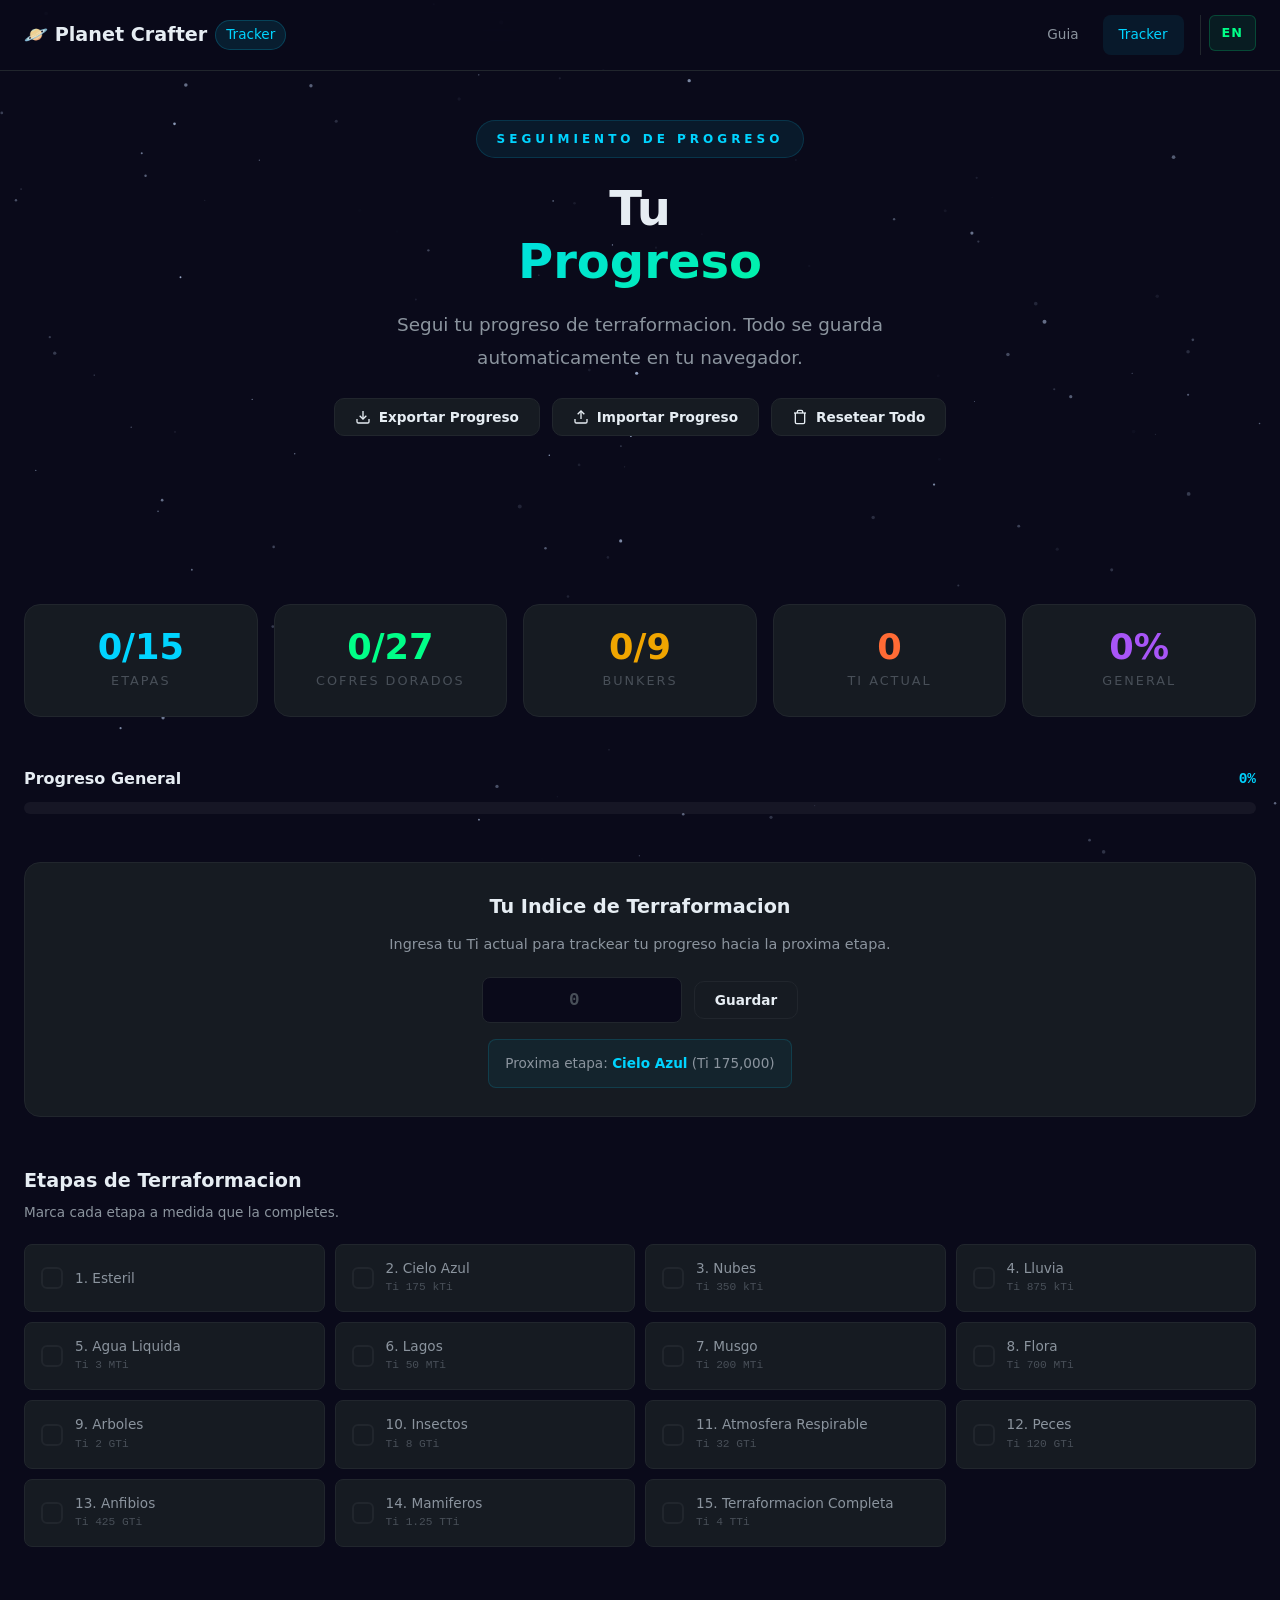
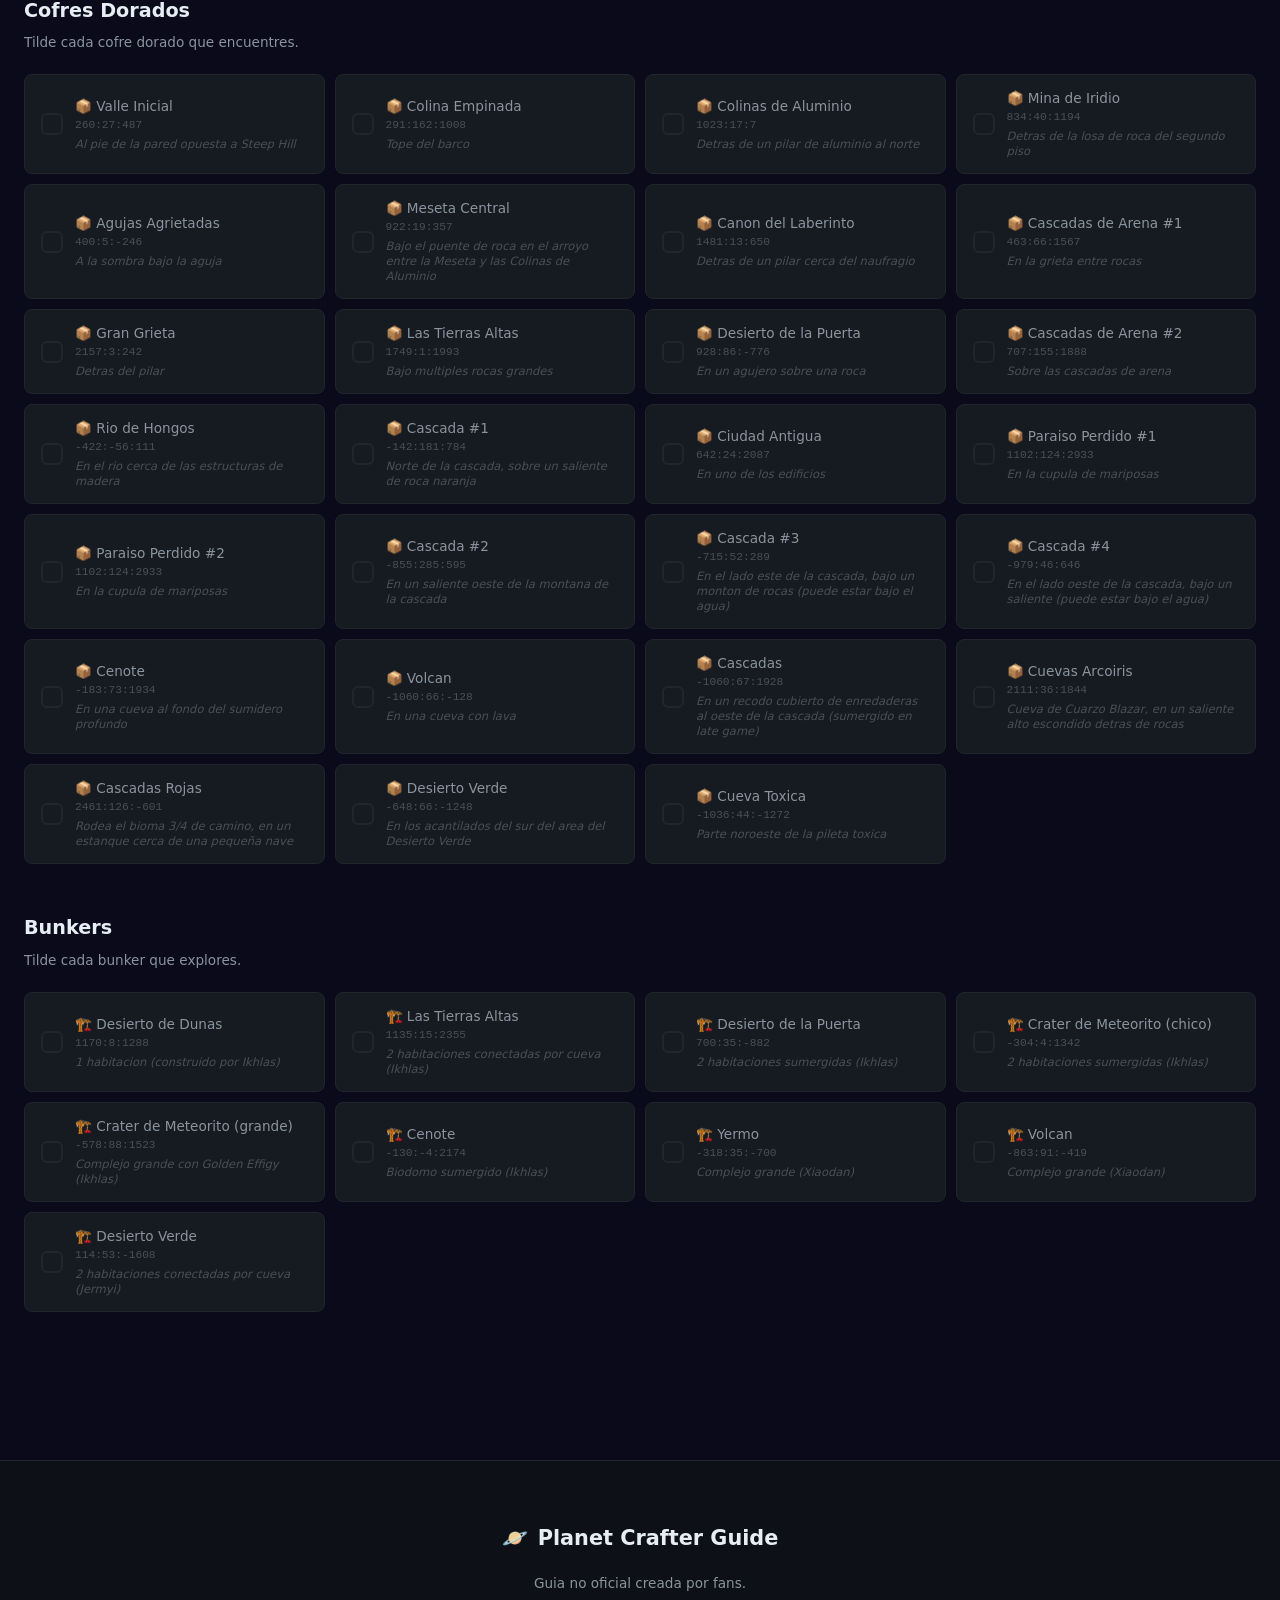
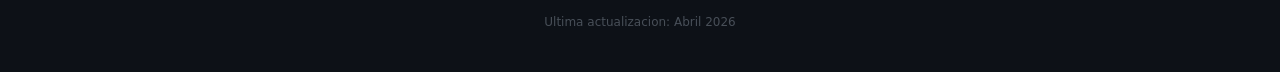
<file: tracker.html>
<!DOCTYPE html>
<html lang="en">
<head>
    <meta charset="UTF-8">
    <meta name="viewport" content="width=device-width, initial-scale=1.0">
    <title>Progress Tracker | Planet Crafter Guide</title>
    <meta name="description" content="Track your Planet Crafter progress. Mark completed stages, golden chests found, and see your overall completion.">
    <link rel="stylesheet" href="assets/style.css">
    <link rel="icon" href="data:image/svg+xml,<svg xmlns='http://www.w3.org/2000/svg' viewBox='0 0 100 100'><text y='.9em' font-size='90'>🪐</text></svg>">
    <style>
        /* === TRACKER PAGE STYLES === */
        .tracker-hero {
            min-height: auto;
            padding: 120px 24px 60px;
            text-align: center;
        }
        .tracker-hero h1 { font-size: clamp(2rem, 5vw, 3rem); }
        .tracker-hero .hero-subtitle { margin-bottom: 24px; }
        .tracker-actions {
            display: flex; gap: 12px; justify-content: center; flex-wrap: wrap; margin-bottom: 8px;
        }
        .tracker-btn {
            display: inline-flex; align-items: center; gap: 8px;
            padding: 10px 20px; border-radius: 10px; font-size: 0.85rem; font-weight: 600;
            font-family: var(--font-main); cursor: pointer; transition: all var(--transition-fast);
            border: 1px solid var(--border-color); background: var(--bg-card); color: var(--text-primary);
        }
        .tracker-btn:hover { border-color: var(--accent-cyan); background: rgba(0,212,255,0.05); }
        .tracker-btn.danger:hover { border-color: #f44; background: rgba(255,68,68,0.05); color: #f66; }
        .tracker-btn svg { width: 16px; height: 16px; }

        /* Summary Cards */
        .summary-grid {
            display: grid; grid-template-columns: repeat(auto-fit, minmax(180px, 1fr)); gap: 16px;
            margin-bottom: 48px;
        }
        .summary-card {
            background: var(--bg-card); border: 1px solid var(--border-color); border-radius: var(--radius-lg);
            padding: 24px; text-align: center; transition: all var(--transition-normal);
        }
        .summary-card:hover { border-color: var(--accent-cyan); transform: translateY(-3px); box-shadow: var(--shadow-glow-cyan); }
        .summary-value {
            font-size: 2.2rem; font-weight: 900; line-height: 1; margin-bottom: 6px;
        }
        .summary-value.cyan { color: var(--accent-cyan); }
        .summary-value.green { color: var(--accent-green); }
        .summary-value.orange { color: var(--accent-orange); }
        .summary-value.purple { color: var(--accent-purple); }
        .summary-label { font-size: 0.8rem; color: var(--text-muted); text-transform: uppercase; letter-spacing: 2px; }

        /* Progress Bar */
        .progress-section { margin-bottom: 48px; }
        .progress-header { display: flex; justify-content: space-between; align-items: center; margin-bottom: 10px; }
        .progress-title { font-size: 1rem; font-weight: 600; }
        .progress-pct { font-size: 0.9rem; font-weight: 700; color: var(--accent-cyan); font-family: var(--font-mono); }
        .progress-bar-track {
            width: 100%; height: 12px; background: rgba(255,255,255,0.05); border-radius: 100px;
            overflow: hidden; position: relative;
        }
        .progress-bar-fill {
            height: 100%; border-radius: 100px; transition: width 0.6s cubic-bezier(0.22,1,0.36,1);
            background: linear-gradient(90deg, var(--accent-cyan), var(--accent-green));
            position: relative;
        }
        .progress-bar-fill::after {
            content: ''; position: absolute; inset: 0; border-radius: 100px;
            background: linear-gradient(90deg, transparent, rgba(255,255,255,0.2), transparent);
            animation: shimmer 2s infinite;
        }
        @keyframes shimmer { 0%{transform:translateX(-100%)} 100%{transform:translateX(100%)} }

        /* Ti Input */
        .ti-input-section {
            background: var(--bg-card); border: 1px solid var(--border-color); border-radius: var(--radius-lg);
            padding: 28px; margin-bottom: 48px; text-align: center;
        }
        .ti-input-section h3 { font-size: 1.2rem; margin-bottom: 8px; }
        .ti-input-section p { color: var(--text-secondary); font-size: 0.9rem; margin-bottom: 20px; }
        .ti-input-row { display: flex; gap: 12px; justify-content: center; align-items: center; flex-wrap: wrap; }
        .ti-input {
            width: 200px; padding: 12px 16px; font-size: 1.1rem; font-family: var(--font-mono); font-weight: 600;
            text-align: center; background: var(--bg-primary); border: 1px solid var(--border-color);
            color: var(--text-primary); border-radius: var(--radius-sm); outline: none; transition: border-color var(--transition-fast);
        }
        .ti-input:focus { border-color: var(--accent-cyan); }
        .ti-input::placeholder { color: var(--text-muted); }
        .ti-next-stage {
            margin-top: 16px; padding: 12px 16px; background: rgba(0,212,255,0.05); border: 1px solid rgba(0,212,255,0.15);
            border-radius: var(--radius-sm); font-size: 0.85rem; color: var(--text-secondary); display: inline-block;
        }
        .ti-next-stage strong { color: var(--accent-cyan); }

        /* Checklist Grid */
        .checklist-section { margin-bottom: 48px; }
        .checklist-header { margin-bottom: 20px; }
        .checklist-header h3 { font-size: 1.2rem; margin-bottom: 4px; }
        .checklist-header p { color: var(--text-secondary); font-size: 0.85rem; }
        .checklist-grid {
            display: grid; grid-template-columns: repeat(auto-fill, minmax(240px, 1fr)); gap: 10px;
        }
        .checklist-item {
            display: flex; align-items: center; gap: 12px; padding: 14px 16px;
            background: var(--bg-card); border: 1px solid var(--border-color); border-radius: var(--radius-sm);
            cursor: pointer; transition: all var(--transition-fast); user-select: none;
        }
        .checklist-item:hover { border-color: var(--accent-cyan); background: var(--bg-card-hover); }
        .checklist-item.checked { border-color: rgba(0,255,136,0.3); background: rgba(0,255,136,0.03); }
        .check-box {
            width: 22px; height: 22px; min-width: 22px; border: 2px solid var(--border-color); border-radius: 6px;
            display: flex; align-items: center; justify-content: center; transition: all var(--transition-fast);
            color: transparent; font-size: 0.8rem;
        }
        .checklist-item.checked .check-box {
            background: var(--accent-green); border-color: var(--accent-green); color: var(--bg-primary);
        }
        .check-label { font-size: 0.85rem; color: var(--text-secondary); transition: color var(--transition-fast); line-height: 1.4; }
        .checklist-item.checked .check-label { color: var(--text-primary); text-decoration: line-through; text-decoration-color: var(--text-muted); }
        .check-sub { font-size: 0.7rem; color: var(--text-muted); font-family: var(--font-mono); }
        .check-desc { font-size: 0.72rem; color: var(--text-muted); margin-top: 2px; line-height: 1.3; font-style: italic; }

        /* Modal */
        .modal-overlay {
            display: none; position: fixed; inset: 0; background: rgba(0,0,0,0.7); z-index: 2000;
            align-items: center; justify-content: center; padding: 24px; backdrop-filter: blur(4px);
        }
        .modal-overlay.active { display: flex; }
        .modal {
            background: var(--bg-card); border: 1px solid var(--border-color); border-radius: var(--radius-xl);
            padding: 32px; max-width: 500px; width: 100%; max-height: 80vh; overflow-y: auto;
        }
        .modal h3 { font-size: 1.2rem; margin-bottom: 16px; }
        .modal p { color: var(--text-secondary); font-size: 0.85rem; margin-bottom: 16px; line-height: 1.6; }
        .modal textarea {
            width: 100%; height: 100px; padding: 12px; background: var(--bg-primary); border: 1px solid var(--border-color);
            color: var(--text-primary); border-radius: var(--radius-sm); font-family: var(--font-mono); font-size: 0.75rem;
            resize: vertical; outline: none;
        }
        .modal textarea:focus { border-color: var(--accent-cyan); }
        .modal-actions { display: flex; gap: 10px; margin-top: 16px; justify-content: flex-end; }
        .modal-btn {
            padding: 8px 20px; border-radius: 8px; font-size: 0.85rem; font-weight: 600; cursor: pointer;
            font-family: var(--font-main); border: 1px solid var(--border-color); transition: all var(--transition-fast);
        }
        .modal-btn.primary { background: var(--accent-cyan); color: var(--bg-primary); border-color: var(--accent-cyan); }
        .modal-btn.secondary { background: transparent; color: var(--text-secondary); }
        .modal-btn.primary:hover { box-shadow: 0 0 15px rgba(0,212,255,0.3); }
        .modal-btn.secondary:hover { color: var(--text-primary); border-color: var(--text-muted); }

        /* Hidden utility */
        .hidden { display: none !important; }

        @media (max-width: 600px) {
            .tracker-hero { padding: 100px 16px 40px; }
            .summary-grid { grid-template-columns: repeat(2, 1fr); gap: 10px; }
            .summary-card { padding: 16px; }
            .summary-value { font-size: 1.6rem; }
            .checklist-grid { grid-template-columns: 1fr; }
            .ti-input { width: 160px; }
        }
    </style>
</head>
<body>
    <canvas id="starfield"></canvas>

    <nav id="navbar">
        <div class="nav-container">
            <a href="index.html" class="nav-logo">🪐 Planet Crafter <span class="logo-sub" data-i18n="navBadge">Tracker</span></a>
            <button class="nav-toggle" id="navToggle" aria-label="Menu">
                <span></span><span></span><span></span>
            </button>
            <ul class="nav-links" id="navLinks">
                <li><a href="index.html" data-i18n="navGuide">Guide</a></li>
                <li><a href="tracker.html" class="active" data-i18n="navTracker">Tracker</a></li>
                <li class="nav-lang"><a href="#" class="lang-btn" id="langSwitch">ES</a></li>
            </ul>
        </div>
    </nav>

    <header class="hero tracker-hero">
        <div class="hero-content">
            <p class="hero-tag" data-i18n="heroTag">PROGRESS TRACKER</p>
            <h1 class="hero-title">
                <span class="title-line" data-i18n="heroTitle">Your</span>
                <span class="title-accent" data-i18n="heroTitleAccent">Progress</span>
            </h1>
            <p class="hero-subtitle" data-i18n="heroSubtitle">Track your terraformation progress. Everything saves automatically in your browser.</p>
            <div class="tracker-actions">
                <button class="tracker-btn" id="btnExport">
                    <svg viewBox="0 0 24 24" fill="none" stroke="currentColor" stroke-width="2"><path d="M21 15v4a2 2 0 01-2 2H5a2 2 0 01-2-2v-4"/><polyline points="7 10 12 15 17 10"/><line x1="12" y1="15" x2="12" y2="3"/></svg>
                    <span data-i18n="btnExport">Export Progress</span>
                </button>
                <button class="tracker-btn" id="btnImport">
                    <svg viewBox="0 0 24 24" fill="none" stroke="currentColor" stroke-width="2"><path d="M21 15v4a2 2 0 01-2 2H5a2 2 0 01-2-2v-4"/><polyline points="17 8 12 3 7 8"/><line x1="12" y1="3" x2="12" y2="15"/></svg>
                    <span data-i18n="btnImport">Import Progress</span>
                </button>
                <button class="tracker-btn danger" id="btnReset">
                    <svg viewBox="0 0 24 24" fill="none" stroke="currentColor" stroke-width="2"><polyline points="3 6 5 6 21 6"/><path d="M19 6v14a2 2 0 01-2 2H7a2 2 0 01-2-2V6m3 0V4a2 2 0 012-2h4a2 2 0 012 2v2"/></svg>
                    <span data-i18n="btnReset">Reset All</span>
                </button>
            </div>
        </div>
    </header>

    <section class="section">
        <div class="container">
            <!-- Summary -->
            <div class="summary-grid fade-in" id="summaryGrid">
                <div class="summary-card">
                    <div class="summary-value cyan" id="sumStages">0/15</div>
                    <div class="summary-label" data-i18n="sumStages">Stages</div>
                </div>
                <div class="summary-card">
                    <div class="summary-value green" id="sumChests">0/27</div>
                    <div class="summary-label" data-i18n="sumChests">Golden Chests</div>
                </div>
                <div class="summary-card">
                    <div class="summary-value" id="sumBunkers" style="color: #f0a500;">0/9</div>
                    <div class="summary-label" data-i18n="sumBunkers">Bunkers</div>
                </div>
                <div class="summary-card">
                    <div class="summary-value orange" id="sumTi">0</div>
                    <div class="summary-label" data-i18n="sumTi">Current Ti</div>
                </div>
                <div class="summary-card">
                    <div class="summary-value purple" id="sumOverall">0%</div>
                    <div class="summary-label" data-i18n="sumOverall">Overall</div>
                </div>
            </div>

            <!-- Overall Progress -->
            <div class="progress-section fade-in">
                <div class="progress-header">
                    <span class="progress-title" data-i18n="overallProgress">Overall Progress</span>
                    <span class="progress-pct" id="overallPct">0%</span>
                </div>
                <div class="progress-bar-track">
                    <div class="progress-bar-fill" id="overallBar" style="width: 0%"></div>
                </div>
            </div>

            <!-- Ti Input -->
            <div class="ti-input-section fade-in">
                <h3 data-i18n="tiTitle">Your Terraformation Index</h3>
                <p data-i18n="tiDesc">Enter your current Ti to track your progress toward the next stage.</p>
                <div class="ti-input-row">
                    <input type="number" class="ti-input" id="tiInput" min="0" max="4000000000000" step="1000000" placeholder="0">
                    <button class="tracker-btn" id="tiSaveBtn" data-i18n="btnSave">Save</button>
                </div>
                <div class="ti-next-stage hidden" id="tiNextStage">
                    <span data-i18n="tiNext">Next stage:</span> <strong id="tiNextName">—</strong>
                    (Ti <span id="tiNextTi">0</span>)
                </div>
            </div>

            <!-- Stages Checklist -->
            <div class="checklist-section fade-in">
                <div class="checklist-header">
                    <h3 data-i18n="stagesTitle">Terraformation Stages</h3>
                    <p data-i18n="stagesDesc">Mark each stage as you complete it.</p>
                </div>
                <div class="checklist-grid" id="stagesGrid"></div>
            </div>

            <!-- Golden Chests Checklist -->
            <div class="checklist-section fade-in">
                <div class="checklist-header">
                    <h3 data-i18n="chestsTitle">Golden Chests</h3>
                    <p data-i18n="chestsDesc">Check off each golden chest you find.</p>
                </div>
                <div class="checklist-grid" id="chestsGrid"></div>
            </div>

            <!-- Bunkers Checklist -->
            <div class="checklist-section fade-in">
                <div class="checklist-header">
                    <h3 data-i18n="bunkersTitle">Bunkers</h3>
                    <p data-i18n="bunkersDesc">Check off each bunker you explore.</p>
                </div>
                <div class="checklist-grid" id="bunkersGrid"></div>
            </div>
        </div>
    </section>

    <!-- Export Modal -->
    <div class="modal-overlay" id="exportModal">
        <div class="modal">
            <h3 data-i18n="exportTitle">Export Progress</h3>
            <p data-i18n="exportDesc">Copy this code to save your progress. You can import it later on any browser.</p>
            <textarea id="exportData" readonly></textarea>
            <div class="modal-actions">
                <button class="modal-btn secondary" id="exportClose" data-i18n="btnClose">Close</button>
                <button class="modal-btn primary" id="exportCopy" data-i18n="btnCopy">Copy</button>
            </div>
        </div>
    </div>

    <!-- Import Modal -->
    <div class="modal-overlay" id="importModal">
        <div class="modal">
            <h3 data-i18n="importTitle">Import Progress</h3>
            <p data-i18n="importDesc">Paste your saved progress code below. This will overwrite your current progress.</p>
            <textarea id="importData" placeholder=""></textarea>
            <div class="modal-actions">
                <button class="modal-btn secondary" id="importClose" data-i18n="btnCancel">Cancel</button>
                <button class="modal-btn primary" id="importConfirm" data-i18n="btnImportConfirm">Import</button>
            </div>
        </div>
    </div>

    <!-- Reset Confirm Modal -->
    <div class="modal-overlay" id="resetModal">
        <div class="modal">
            <h3 data-i18n="resetTitle">Reset All Progress?</h3>
            <p data-i18n="resetDesc">This will permanently delete all your tracked progress. This action cannot be undone. Consider exporting your progress first.</p>
            <div class="modal-actions">
                <button class="modal-btn secondary" id="resetClose" data-i18n="btnCancel">Cancel</button>
                <button class="modal-btn primary" style="background:#f44;border-color:#f44" id="resetConfirm" data-i18n="btnResetConfirm">Reset</button>
            </div>
        </div>
    </div>

    <footer class="footer">
        <div class="container">
            <div class="footer-content">
                <div class="footer-logo">
                    <span>🪐</span>
                    <span>Planet Crafter Guide</span>
                </div>
                <p class="footer-text" data-i18n="footerText">Unofficial fan-made guide.</p>
                <p class="footer-credits" data-i18n="footerUpdated">Last updated: April 2026</p>
            </div>
        </div>
    </footer>

    <button id="backToTop" class="back-to-top" aria-label="Back to top">
        <svg width="24" height="24" viewBox="0 0 24 24" fill="none" stroke="currentColor" stroke-width="2"><polyline points="18 15 12 9 6 15"></polyline></svg>
    </button>

    <script src="assets/tracker.js"></script>
</body>
</html>
</file>
<file: assets/style.css>
/* ============================================
   PLANET CRAFTER GUIDE - STYLES
   Tema oscuro espacial con acentos neón
   ============================================ */

/* === Custom Properties === */
:root {
    --bg-primary: #0a0a1a;
    --bg-secondary: #0d1117;
    --bg-card: #161b22;
    --bg-card-hover: #1c2333;
    --border-color: #21262d;
    --border-glow: #30363d;

    --text-primary: #e6edf3;
    --text-secondary: #8b949e;
    --text-muted: #484f58;

    --accent-cyan: #00d4ff;
    --accent-green: #00ff88;
    --accent-orange: #ff6b35;
    --accent-purple: #a855f7;
    --accent-pink: #ec4899;
    --accent-yellow: #fbbf24;

    --o2-color: #00d4ff;
    --heat-color: #ff6b35;
    --pressure-color: #a855f7;
    --biomass-color: #00ff88;

    --font-main: 'Segoe UI', system-ui, -apple-system, sans-serif;
    --font-mono: 'Fira Code', 'Cascadia Code', monospace;

    --radius-sm: 8px;
    --radius-md: 12px;
    --radius-lg: 16px;
    --radius-xl: 24px;

    --shadow-card: 0 4px 24px rgba(0, 0, 0, 0.4);
    --shadow-glow-cyan: 0 0 20px rgba(0, 212, 255, 0.15);
    --shadow-glow-green: 0 0 20px rgba(0, 255, 136, 0.15);
    --shadow-glow-orange: 0 0 20px rgba(255, 107, 53, 0.15);
    --shadow-glow-purple: 0 0 20px rgba(168, 85, 247, 0.15);

    --transition-fast: 0.2s ease;
    --transition-normal: 0.3s ease;
    --transition-slow: 0.5s ease;

    --max-width: 1400px;
}

/* === Reset & Base === */
*,
*::before,
*::after {
    margin: 0;
    padding: 0;
    box-sizing: border-box;
}

html {
    scroll-behavior: smooth;
    scroll-padding-top: 80px;
}

body {
    font-family: var(--font-main);
    background: var(--bg-primary);
    color: var(--text-primary);
    line-height: 1.7;
    overflow-x: hidden;
    -webkit-font-smoothing: antialiased;
}

a {
    color: var(--accent-cyan);
    text-decoration: none;
    transition: color var(--transition-fast);
}

a:hover {
    color: var(--accent-green);
}

img {
    max-width: 100%;
    display: block;
}

/* === Starfield Canvas === */
#starfield {
    position: fixed;
    top: 0;
    left: 0;
    width: 100%;
    height: 100%;
    z-index: -1;
    pointer-events: none;
}

/* === Container === */
.container {
    max-width: var(--max-width);
    margin: 0 auto;
    padding: 0 24px;
}

/* === Sections === */
.section {
    padding: 100px 0;
    position: relative;
}

.section-alt {
    background: var(--bg-secondary);
}

.section-header {
    text-align: center;
    margin-bottom: 60px;
}

.section-tag {
    display: inline-block;
    font-size: 0.75rem;
    font-weight: 700;
    letter-spacing: 3px;
    text-transform: uppercase;
    color: var(--accent-cyan);
    background: rgba(0, 212, 255, 0.1);
    border: 1px solid rgba(0, 212, 255, 0.2);
    padding: 6px 16px;
    border-radius: 100px;
    margin-bottom: 16px;
}

.section-header h2 {
    font-size: clamp(2rem, 5vw, 3rem);
    font-weight: 800;
    margin-bottom: 12px;
    background: linear-gradient(135deg, var(--text-primary), var(--accent-cyan));
    -webkit-background-clip: text;
    -webkit-text-fill-color: transparent;
    background-clip: text;
}

.section-header p {
    font-size: 1.1rem;
    color: var(--text-secondary);
    max-width: 600px;
    margin: 0 auto;
}

/* === Navigation === */
#navbar {
    position: fixed;
    top: 0;
    left: 0;
    width: 100%;
    z-index: 1000;
    background: rgba(10, 10, 26, 0.85);
    backdrop-filter: blur(20px);
    -webkit-backdrop-filter: blur(20px);
    border-bottom: 1px solid var(--border-color);
    transition: all var(--transition-normal);
}

#navbar.scrolled {
    background: rgba(10, 10, 26, 0.95);
    box-shadow: 0 4px 30px rgba(0, 0, 0, 0.5);
}

.nav-container {
    max-width: var(--max-width);
    margin: 0 auto;
    padding: 0 24px;
    display: flex;
    align-items: center;
    justify-content: space-between;
    height: 70px;
}

.nav-logo {
    font-size: 1.2rem;
    font-weight: 800;
    color: var(--text-primary);
    display: flex;
    align-items: center;
    gap: 8px;
}

.logo-sub {
    color: var(--accent-cyan);
    font-weight: 400;
    font-size: 0.85rem;
    background: rgba(0, 212, 255, 0.1);
    padding: 2px 10px;
    border-radius: 100px;
    border: 1px solid rgba(0, 212, 255, 0.2);
}

.nav-links {
    display: flex;
    list-style: none;
    gap: 8px;
}

.nav-links a {
    display: block;
    padding: 8px 16px;
    color: var(--text-secondary);
    font-size: 0.85rem;
    font-weight: 500;
    border-radius: var(--radius-sm);
    transition: all var(--transition-fast);
    white-space: nowrap;
}

.nav-links a:hover,
.nav-links a.active {
    color: var(--accent-cyan);
    background: rgba(0, 212, 255, 0.08);
}

/* Language switcher */
.nav-lang {
    margin-left: 8px;
    border-left: 1px solid var(--border-color);
    padding-left: 8px;
}

.lang-btn {
    font-weight: 700 !important;
    font-size: 0.8rem !important;
    padding: 6px 12px !important;
    color: var(--accent-green) !important;
    background: rgba(0, 255, 136, 0.08) !important;
    border: 1px solid rgba(0, 255, 136, 0.2) !important;
    border-radius: 6px !important;
    letter-spacing: 1px;
}

.lang-btn:hover {
    background: rgba(0, 255, 136, 0.15) !important;
}

/* Mobile nav */
.nav-toggle {
    display: none;
    flex-direction: column;
    gap: 5px;
    background: none;
    border: none;
    cursor: pointer;
    padding: 8px;
}

.nav-toggle span {
    display: block;
    width: 24px;
    height: 2px;
    background: var(--text-primary);
    border-radius: 2px;
    transition: all var(--transition-fast);
}

.nav-toggle.active span:nth-child(1) {
    transform: rotate(45deg) translate(5px, 5px);
}

.nav-toggle.active span:nth-child(2) {
    opacity: 0;
}

.nav-toggle.active span:nth-child(3) {
    transform: rotate(-45deg) translate(5px, -5px);
}

/* === Hero === */
.hero {
    min-height: 100vh;
    display: flex;
    flex-direction: column;
    align-items: center;
    justify-content: center;
    text-align: center;
    padding: 100px 24px 60px;
    position: relative;
}

.hero-content {
    max-width: 800px;
    animation: fadeInUp 1s ease;
}

.hero-tag {
    display: inline-block;
    font-size: 0.75rem;
    font-weight: 700;
    letter-spacing: 4px;
    color: var(--accent-cyan);
    background: rgba(0, 212, 255, 0.08);
    border: 1px solid rgba(0, 212, 255, 0.15);
    padding: 8px 20px;
    border-radius: 100px;
    margin-bottom: 24px;
}

.hero-title {
    font-size: clamp(2.5rem, 8vw, 5rem);
    font-weight: 900;
    line-height: 1.1;
    margin-bottom: 20px;
}

.title-line {
    display: block;
    color: var(--text-primary);
}

.title-accent {
    display: block;
    background: linear-gradient(135deg, var(--accent-cyan), var(--accent-green));
    -webkit-background-clip: text;
    -webkit-text-fill-color: transparent;
    background-clip: text;
}

.hero-subtitle {
    font-size: 1.15rem;
    color: var(--text-secondary);
    margin-bottom: 40px;
    max-width: 600px;
    margin-left: auto;
    margin-right: auto;
    line-height: 1.8;
}

.hero-stats {
    display: flex;
    justify-content: center;
    gap: 40px;
    margin-bottom: 48px;
}

.stat {
    text-align: center;
}

.stat-value {
    display: block;
    font-size: 2.5rem;
    font-weight: 800;
    color: var(--accent-cyan);
    line-height: 1;
    margin-bottom: 4px;
}

.stat-label {
    font-size: 0.8rem;
    color: var(--text-muted);
    text-transform: uppercase;
    letter-spacing: 2px;
}

.hero-cta {
    display: inline-block;
    padding: 14px 36px;
    background: linear-gradient(135deg, var(--accent-cyan), var(--accent-green));
    color: var(--bg-primary);
    font-weight: 700;
    font-size: 1rem;
    border-radius: 100px;
    transition: all var(--transition-normal);
    box-shadow: 0 4px 20px rgba(0, 212, 255, 0.3);
}

.hero-cta:hover {
    transform: translateY(-2px);
    box-shadow: 0 8px 30px rgba(0, 212, 255, 0.5);
    color: var(--bg-primary);
}

.scroll-indicator {
    position: absolute;
    bottom: 30px;
    display: flex;
    flex-direction: column;
    align-items: center;
    gap: 8px;
    animation: bounce 2s infinite;
}

.scroll-indicator span {
    font-size: 0.7rem;
    color: var(--text-muted);
    letter-spacing: 2px;
    text-transform: uppercase;
}

.scroll-arrow {
    width: 20px;
    height: 20px;
    border-right: 2px solid var(--text-muted);
    border-bottom: 2px solid var(--text-muted);
    transform: rotate(45deg);
}

/* === Intro Cards === */
.intro-grid {
    display: grid;
    grid-template-columns: repeat(auto-fit, minmax(250px, 1fr));
    gap: 24px;
    margin-bottom: 60px;
}

.intro-card {
    background: var(--bg-card);
    border: 1px solid var(--border-color);
    border-radius: var(--radius-lg);
    padding: 32px 24px;
    text-align: center;
    transition: all var(--transition-normal);
}

.intro-card:hover {
    border-color: var(--accent-cyan);
    box-shadow: var(--shadow-glow-cyan);
    transform: translateY(-4px);
}

.intro-icon {
    font-size: 2.5rem;
    margin-bottom: 16px;
}

.intro-card h3 {
    font-size: 1.2rem;
    margin-bottom: 12px;
    color: var(--text-primary);
}

.intro-card p {
    font-size: 0.9rem;
    color: var(--text-secondary);
    line-height: 1.7;
}

/* === Ti Formula === */
.ti-explanation {
    background: var(--bg-card);
    border: 1px solid var(--border-color);
    border-radius: var(--radius-lg);
    padding: 40px;
    text-align: center;
}

.ti-explanation h3 {
    font-size: 1.5rem;
    margin-bottom: 16px;
}

.ti-explanation p {
    color: var(--text-secondary);
    max-width: 700px;
    margin: 0 auto 30px;
    line-height: 1.8;
}

.ti-formula {
    display: flex;
    align-items: center;
    justify-content: center;
    flex-wrap: wrap;
    gap: 12px;
}

.formula-item {
    display: flex;
    flex-direction: column;
    align-items: center;
    gap: 4px;
    padding: 16px 20px;
    border-radius: var(--radius-md);
    background: rgba(255, 255, 255, 0.03);
    border: 1px solid var(--border-color);
    min-width: 90px;
}

.formula-item.o2 { border-color: rgba(0, 212, 255, 0.3); }
.formula-item.heat { border-color: rgba(255, 107, 53, 0.3); }
.formula-item.pressure { border-color: rgba(168, 85, 247, 0.3); }
.formula-item.biomass { border-color: rgba(0, 255, 136, 0.3); }
.formula-item.ti {
    border-color: rgba(251, 191, 36, 0.3);
    background: rgba(251, 191, 36, 0.05);
}

.formula-icon {
    font-size: 1.5rem;
    font-weight: 800;
}

.formula-item.o2 .formula-icon { color: var(--o2-color); }
.formula-item.heat .formula-icon { color: var(--heat-color); }
.formula-item.pressure .formula-icon { color: var(--pressure-color); }
.formula-item.biomass .formula-icon { color: var(--biomass-color); }
.formula-item.ti .formula-icon { color: var(--accent-yellow); }

.formula-label {
    font-size: 0.7rem;
    color: var(--text-muted);
    text-transform: uppercase;
    letter-spacing: 1px;
}

.formula-plus,
.formula-equals {
    font-size: 1.5rem;
    color: var(--text-muted);
    font-weight: 300;
}

/* === Timeline === */
.timeline {
    max-width: 800px;
    margin: 0 auto;
    position: relative;
}

.timeline-items {
    position: relative;
}

.timeline-items::before {
    content: '';
    position: absolute;
    left: 24px;
    top: 0;
    bottom: 0;
    width: 2px;
    background: linear-gradient(to bottom, var(--accent-cyan), var(--accent-green), var(--accent-purple));
    opacity: 0.3;
}

.timeline-item {
    display: flex;
    gap: 24px;
    margin-bottom: 32px;
    position: relative;
}

.timeline-item:last-child {
    margin-bottom: 0;
}

.timeline-marker {
    width: 48px;
    height: 48px;
    min-width: 48px;
    border-radius: 50%;
    background: var(--bg-card);
    border: 2px solid var(--accent-cyan);
    display: flex;
    align-items: center;
    justify-content: center;
    font-weight: 800;
    font-size: 1.1rem;
    color: var(--accent-cyan);
    z-index: 1;
    box-shadow: 0 0 15px rgba(0, 212, 255, 0.2);
}

.timeline-content {
    background: var(--bg-card);
    border: 1px solid var(--border-color);
    border-radius: var(--radius-lg);
    padding: 24px;
    flex: 1;
    transition: border-color var(--transition-normal);
}

.timeline-content:hover {
    border-color: rgba(0, 212, 255, 0.3);
}

.timeline-content h3 {
    font-size: 1.15rem;
    margin-bottom: 8px;
    color: var(--accent-cyan);
}

.timeline-content p {
    font-size: 0.9rem;
    color: var(--text-secondary);
    line-height: 1.8;
}

/* === Tip Box === */
.tip-box {
    display: flex;
    align-items: flex-start;
    gap: 12px;
    margin-top: 16px;
    padding: 14px 18px;
    background: rgba(251, 191, 36, 0.05);
    border: 1px solid rgba(251, 191, 36, 0.15);
    border-radius: var(--radius-sm);
    font-size: 0.85rem;
    color: var(--text-secondary);
    line-height: 1.6;
}

.tip-icon {
    font-size: 1.2rem;
    min-width: 24px;
    text-align: center;
}

.strategy-tip {
    margin-top: 24px;
    background: rgba(0, 212, 255, 0.03);
    border-color: rgba(0, 212, 255, 0.12);
    font-size: 0.9rem;
}

/* === Terraformation Tabs === */
.terra-tabs {
    max-width: 900px;
    margin: 0 auto;
}

.tab-buttons {
    display: flex;
    gap: 4px;
    margin-bottom: 24px;
    background: var(--bg-card);
    border-radius: var(--radius-md);
    padding: 6px;
    border: 1px solid var(--border-color);
}

.tab-btn {
    flex: 1;
    padding: 12px 16px;
    background: transparent;
    border: none;
    color: var(--text-secondary);
    font-family: var(--font-main);
    font-size: 0.85rem;
    font-weight: 600;
    border-radius: var(--radius-sm);
    cursor: pointer;
    transition: all var(--transition-fast);
}

.tab-btn:hover {
    color: var(--text-primary);
    background: rgba(255, 255, 255, 0.05);
}

.tab-btn.active[data-tab="o2"] {
    background: rgba(0, 212, 255, 0.15);
    color: var(--o2-color);
    box-shadow: 0 0 12px rgba(0, 212, 255, 0.1);
}

.tab-btn.active[data-tab="heat"] {
    background: rgba(255, 107, 53, 0.15);
    color: var(--heat-color);
    box-shadow: 0 0 12px rgba(255, 107, 53, 0.1);
}

.tab-btn.active[data-tab="pressure"] {
    background: rgba(168, 85, 247, 0.15);
    color: var(--pressure-color);
    box-shadow: 0 0 12px rgba(168, 85, 247, 0.1);
}

.tab-btn.active[data-tab="biomass"] {
    background: rgba(0, 255, 136, 0.15);
    color: var(--biomass-color);
    box-shadow: 0 0 12px rgba(0, 255, 136, 0.1);
}

.tab-content {
    display: none;
    animation: fadeIn 0.3s ease;
}

.tab-content.active {
    display: block;
}

.tab-header {
    padding: 24px;
    border-radius: var(--radius-lg) var(--radius-lg) 0 0;
    border: 1px solid var(--border-color);
    border-bottom: none;
}

.tab-header h3 {
    font-size: 1.3rem;
    margin-bottom: 8px;
}

.tab-header p {
    color: var(--text-secondary);
    font-size: 0.9rem;
}

.tab-header.o2-header {
    background: linear-gradient(135deg, rgba(0, 212, 255, 0.05), transparent);
    border-color: rgba(0, 212, 255, 0.2);
}

.tab-header.o2-header h3 { color: var(--o2-color); }

.tab-header.heat-header {
    background: linear-gradient(135deg, rgba(255, 107, 53, 0.05), transparent);
    border-color: rgba(255, 107, 53, 0.2);
}

.tab-header.heat-header h3 { color: var(--heat-color); }

.tab-header.pressure-header {
    background: linear-gradient(135deg, rgba(168, 85, 247, 0.05), transparent);
    border-color: rgba(168, 85, 247, 0.2);
}

.tab-header.pressure-header h3 { color: var(--pressure-color); }

.tab-header.biomass-header {
    background: linear-gradient(135deg, rgba(0, 255, 136, 0.05), transparent);
    border-color: rgba(0, 255, 136, 0.2);
}

.tab-header.biomass-header h3 { color: var(--biomass-color); }

/* === Machine Table === */
.machine-table {
    background: var(--bg-card);
    border: 1px solid var(--border-color);
    border-radius: 0 0 var(--radius-lg) var(--radius-lg);
    overflow: hidden;
}

.machine-row {
    display: grid;
    grid-template-columns: 60px 1fr 1.2fr 100px;
    gap: 16px;
    align-items: center;
    padding: 16px 20px;
    border-bottom: 1px solid var(--border-color);
    transition: background var(--transition-fast);
}

.machine-row:last-child {
    border-bottom: none;
}

.machine-row:hover {
    background: rgba(255, 255, 255, 0.02);
}

.machine-tier {
    font-weight: 800;
    font-size: 0.85rem;
    color: var(--accent-cyan);
    background: rgba(0, 212, 255, 0.1);
    padding: 4px 10px;
    border-radius: var(--radius-sm);
    text-align: center;
}

.machine-name {
    font-weight: 600;
    font-size: 0.9rem;
}

.machine-cost {
    font-size: 0.8rem;
    color: var(--text-secondary);
    font-family: var(--font-mono);
}

.machine-rate {
    font-size: 0.8rem;
    color: var(--accent-green);
    font-weight: 600;
    text-align: right;
}

/* === Stages Track === */
.stages-track {
    display: grid;
    grid-template-columns: repeat(auto-fill, minmax(200px, 1fr));
    gap: 20px;
}

.stage-card {
    background: var(--bg-card);
    border: 1px solid var(--border-color);
    border-radius: var(--radius-lg);
    padding: 24px;
    transition: all var(--transition-normal);
    position: relative;
    overflow: hidden;
}

.stage-card::before {
    content: '';
    position: absolute;
    top: 0;
    left: 0;
    width: 4px;
    height: 100%;
    background: var(--text-muted);
    transition: all var(--transition-normal);
}

.stage-card:hover {
    border-color: var(--accent-cyan);
    transform: translateY(-4px);
    box-shadow: var(--shadow-glow-cyan);
}

.stage-card:hover::before {
    background: var(--accent-cyan);
    box-shadow: 0 0 10px var(--accent-cyan);
}

.stage-card.stage-1::before { background: rgba(0, 212, 255, 0.3); }
.stage-card.stage-2::before { background: rgba(0, 212, 255, 0.5); }
.stage-card.stage-3::before { background: rgba(0, 255, 136, 0.3); }
.stage-card.stage-4::before { background: rgba(0, 255, 136, 0.5); }
.stage-card.stage-5::before { background: rgba(0, 255, 136, 0.7); }
.stage-card.stage-6::before { background: rgba(251, 191, 36, 0.5); }
.stage-card.stage-7::before { background: rgba(251, 191, 36, 0.7); }
.stage-card.stage-8::before { background: rgba(168, 85, 247, 0.5); }
.stage-card.stage-final::before {
    background: linear-gradient(to bottom, var(--accent-cyan), var(--accent-green), var(--accent-yellow));
    box-shadow: 0 0 15px rgba(0, 212, 255, 0.5);
}

.stage-card.stage-final {
    border-color: rgba(251, 191, 36, 0.3);
    background: linear-gradient(135deg, rgba(251, 191, 36, 0.05), var(--bg-card));
}

.stage-number {
    font-size: 2rem;
    font-weight: 900;
    color: var(--text-muted);
    margin-bottom: 8px;
    line-height: 1;
}

.stage-card:not(.stage-0) .stage-number { color: var(--accent-cyan); }
.stage-card.stage-final .stage-number { color: var(--accent-yellow); }

.stage-card h4 {
    font-size: 1rem;
    margin-bottom: 8px;
    color: var(--text-primary);
}

.stage-ti {
    font-size: 0.8rem;
    font-weight: 700;
    color: var(--accent-cyan);
    font-family: var(--font-mono);
    margin-bottom: 12px;
}

.stage-card p {
    font-size: 0.8rem;
    color: var(--text-secondary);
    line-height: 1.6;
}

/* === Resources === */
.resources-filter {
    display: flex;
    gap: 8px;
    margin-bottom: 32px;
    flex-wrap: wrap;
    justify-content: center;
}

.filter-btn {
    padding: 8px 20px;
    background: var(--bg-card);
    border: 1px solid var(--border-color);
    color: var(--text-secondary);
    font-family: var(--font-main);
    font-size: 0.85rem;
    font-weight: 500;
    border-radius: 100px;
    cursor: pointer;
    transition: all var(--transition-fast);
}

.filter-btn:hover {
    border-color: var(--accent-cyan);
    color: var(--text-primary);
}

.filter-btn.active {
    background: rgba(0, 212, 255, 0.1);
    border-color: var(--accent-cyan);
    color: var(--accent-cyan);
}

.resources-grid {
    display: grid;
    grid-template-columns: repeat(auto-fill, minmax(260px, 1fr));
    gap: 20px;
}

.resource-card {
    background: var(--bg-card);
    border: 1px solid var(--border-color);
    border-radius: var(--radius-lg);
    padding: 24px;
    transition: all var(--transition-normal);
    position: relative;
}

.resource-card:hover {
    border-color: var(--accent-cyan);
    transform: translateY(-3px);
    box-shadow: var(--shadow-glow-cyan);
}

.resource-card.hidden {
    display: none;
}

.resource-icon {
    font-size: 2rem;
    margin-bottom: 12px;
}

.resource-card h4 {
    font-size: 1.1rem;
    margin-bottom: 8px;
}

.rarity-badge {
    display: inline-block;
    font-size: 0.7rem;
    font-weight: 700;
    padding: 3px 10px;
    border-radius: 100px;
    margin-bottom: 12px;
    text-transform: uppercase;
    letter-spacing: 1px;
}

.common-badge {
    background: rgba(255, 255, 255, 0.08);
    color: var(--text-secondary);
}

.uncommon-badge {
    background: rgba(0, 212, 255, 0.1);
    color: var(--accent-cyan);
}

.rare-badge {
    background: rgba(168, 85, 247, 0.1);
    color: var(--accent-purple);
}

.crafted-badge {
    background: rgba(251, 191, 36, 0.1);
    color: var(--accent-yellow);
}

.very-rare-badge {
    background: rgba(255, 68, 68, 0.1);
    color: #f66;
}

.resource-card p {
    font-size: 0.85rem;
    color: var(--text-secondary);
    line-height: 1.6;
    margin-bottom: 10px;
}

.resource-locations {
    font-size: 0.75rem;
    color: var(--text-muted);
    font-family: var(--font-mono);
}

/* === Machines Accordion === */
.machines-accordion {
    max-width: 800px;
    margin: 0 auto;
}

.accordion-item {
    margin-bottom: 12px;
    border: 1px solid var(--border-color);
    border-radius: var(--radius-lg);
    overflow: hidden;
    background: var(--bg-card);
}

.accordion-header {
    width: 100%;
    display: flex;
    align-items: center;
    gap: 16px;
    padding: 20px 24px;
    background: transparent;
    border: none;
    color: var(--text-primary);
    font-family: var(--font-main);
    font-size: 1.1rem;
    font-weight: 700;
    cursor: pointer;
    transition: all var(--transition-fast);
    text-align: left;
}

.accordion-header:hover {
    background: rgba(255, 255, 255, 0.02);
}

.accordion-icon {
    font-size: 1.5rem;
}

.accordion-arrow {
    margin-left: auto;
    width: 12px;
    height: 12px;
    border-right: 2px solid var(--text-muted);
    border-bottom: 2px solid var(--text-muted);
    transform: rotate(45deg);
    transition: transform var(--transition-fast);
    flex-shrink: 0;
}

.accordion-item.active .accordion-arrow {
    transform: rotate(-135deg);
}

.accordion-body {
    max-height: 0;
    overflow: hidden;
    transition: max-height 0.4s ease;
}

.accordion-item.active .accordion-body {
    max-height: 2000px;
}

.machine-detail {
    display: flex;
    gap: 16px;
    padding: 16px 24px;
    border-top: 1px solid var(--border-color);
    transition: background var(--transition-fast);
}

.machine-detail:hover {
    background: rgba(255, 255, 255, 0.02);
}

.machine-tier-badge {
    min-width: 40px;
    height: 28px;
    display: flex;
    align-items: center;
    justify-content: center;
    border-radius: 6px;
    font-size: 0.75rem;
    font-weight: 800;
    margin-top: 2px;
}

.machine-tier-badge.t1 {
    background: rgba(0, 212, 255, 0.1);
    color: var(--accent-cyan);
}

.machine-tier-badge.t2 {
    background: rgba(0, 255, 136, 0.1);
    color: var(--accent-green);
}

.machine-tier-badge.t3 {
    background: rgba(251, 191, 36, 0.1);
    color: var(--accent-yellow);
}

.machine-tier-badge.t4 {
    background: rgba(168, 85, 247, 0.1);
    color: var(--accent-purple);
}

.machine-info h4 {
    font-size: 0.95rem;
    margin-bottom: 6px;
}

.machine-info p {
    font-size: 0.85rem;
    color: var(--text-secondary);
    line-height: 1.6;
    margin-bottom: 8px;
}

.machine-cost-tag {
    font-size: 0.75rem;
    color: var(--text-muted);
    font-family: var(--font-mono);
    background: rgba(255, 255, 255, 0.03);
    padding: 4px 10px;
    border-radius: 4px;
    display: inline-block;
}

/* === Tips Grid === */
.tips-grid {
    display: grid;
    grid-template-columns: repeat(auto-fill, minmax(280px, 1fr));
    gap: 20px;
}

.tip-card {
    background: var(--bg-card);
    border: 1px solid var(--border-color);
    border-radius: var(--radius-lg);
    padding: 28px 24px;
    transition: all var(--transition-normal);
    position: relative;
}

.tip-card:hover {
    border-color: var(--accent-orange);
    box-shadow: var(--shadow-glow-orange);
    transform: translateY(-3px);
}

.tip-number {
    font-size: 2.5rem;
    font-weight: 900;
    color: rgba(255, 107, 53, 0.15);
    line-height: 1;
    margin-bottom: 12px;
}

.tip-card h4 {
    font-size: 1.05rem;
    margin-bottom: 12px;
    color: var(--accent-orange);
}

.tip-card p {
    font-size: 0.88rem;
    color: var(--text-secondary);
    line-height: 1.7;
}

/* === Secrets === */
.secrets-content {
    display: grid;
    grid-template-columns: repeat(auto-fill, minmax(280px, 1fr));
    gap: 24px;
}

.secret-card {
    background: var(--bg-card);
    border: 1px solid var(--border-color);
    border-radius: var(--radius-lg);
    padding: 28px 24px;
    transition: all var(--transition-normal);
}

.secret-card:hover {
    border-color: var(--accent-yellow);
    box-shadow: 0 0 20px rgba(251, 191, 36, 0.1);
    transform: translateY(-3px);
}

.secret-icon {
    font-size: 2rem;
    margin-bottom: 16px;
}

.secret-card h4 {
    font-size: 1.1rem;
    margin-bottom: 12px;
    color: var(--accent-yellow);
}

.secret-card p {
    font-size: 0.88rem;
    color: var(--text-secondary);
    line-height: 1.7;
}

.coord-list {
    list-style: none;
    margin-top: 12px;
}

.coord-list li {
    font-size: 0.85rem;
    color: var(--text-secondary);
    padding: 6px 0;
    border-bottom: 1px solid var(--border-color);
    line-height: 1.6;
}

.coord-list li:last-child {
    border-bottom: none;
}

.coord-list li strong {
    color: var(--text-primary);
}

/* === Useful Links === */

.links-grid {
    display: grid;
    grid-template-columns: repeat(auto-fit, minmax(280px, 1fr));
    gap: 24px;
    margin-top: 32px;
}

.link-card {
    background: var(--card-bg);
    border: 1px solid var(--border-color);
    border-radius: 16px;
    padding: 28px;
    text-align: center;
    transition: all 0.3s ease;
}

.link-card:hover {
    transform: translateY(-4px);
    border-color: var(--accent-cyan);
    box-shadow: 0 8px 32px rgba(0, 212, 255, 0.1);
}

.link-icon {
    font-size: 2.5rem;
    margin-bottom: 16px;
}

.link-card h4 {
    font-size: 1.2rem;
    font-weight: 600;
    color: var(--text-primary);
    margin-bottom: 12px;
}

.link-card p {
    font-size: 0.9rem;
    color: var(--text-secondary);
    line-height: 1.7;
    margin-bottom: 20px;
}

.link-btn {
    display: inline-block;
    padding: 10px 24px;
    background: linear-gradient(135deg, var(--accent-cyan), var(--accent-purple));
    color: #fff;
    text-decoration: none;
    border-radius: 8px;
    font-size: 0.9rem;
    font-weight: 600;
    transition: all 0.3s ease;
}

.link-btn:hover {
    transform: scale(1.05);
    box-shadow: 0 4px 20px rgba(0, 212, 255, 0.3);
}

/* === Footer === */
.footer {
    padding: 60px 0 40px;
    border-top: 1px solid var(--border-color);
    background: var(--bg-secondary);
    text-align: center;
}

.footer-logo {
    display: flex;
    align-items: center;
    justify-content: center;
    gap: 10px;
    font-size: 1.3rem;
    font-weight: 800;
    margin-bottom: 16px;
}

.footer-text {
    font-size: 0.85rem;
    color: var(--text-secondary);
    margin-bottom: 4px;
}

.footer-credits {
    font-size: 0.75rem;
    color: var(--text-muted);
    margin-top: 16px;
}

/* === Back to Top === */
.back-to-top {
    position: fixed;
    bottom: 30px;
    right: 30px;
    width: 48px;
    height: 48px;
    border-radius: 50%;
    background: var(--bg-card);
    border: 1px solid var(--border-color);
    color: var(--accent-cyan);
    display: flex;
    align-items: center;
    justify-content: center;
    cursor: pointer;
    opacity: 0;
    visibility: hidden;
    transition: all var(--transition-normal);
    z-index: 999;
    box-shadow: var(--shadow-card);
}

.back-to-top.visible {
    opacity: 1;
    visibility: visible;
}

.back-to-top:hover {
    background: rgba(0, 212, 255, 0.1);
    border-color: var(--accent-cyan);
    transform: translateY(-3px);
    box-shadow: var(--shadow-glow-cyan);
}

/* === Animations === */
@keyframes fadeIn {
    from { opacity: 0; }
    to { opacity: 1; }
}

@keyframes fadeInUp {
    from {
        opacity: 0;
        transform: translateY(30px);
    }
    to {
        opacity: 1;
        transform: translateY(0);
    }
}

@keyframes bounce {
    0%, 20%, 50%, 80%, 100% { transform: translateY(0); }
    40% { transform: translateY(-10px); }
    60% { transform: translateY(-5px); }
}

/* Fade in on scroll */
.fade-in {
    opacity: 0;
    transform: translateY(30px);
    transition: opacity 0.6s ease, transform 0.6s ease;
}

.fade-in.visible {
    opacity: 1;
    transform: translateY(0);
}

/* === Responsive === */
@media (max-width: 768px) {
    .nav-toggle {
        display: flex;
    }

    .nav-links {
        display: none;
        position: absolute;
        top: 70px;
        left: 0;
        right: 0;
        background: rgba(10, 10, 26, 0.98);
        backdrop-filter: blur(20px);
        flex-direction: column;
        padding: 16px;
        border-bottom: 1px solid var(--border-color);
        gap: 4px;
    }

    .nav-links.active {
        display: flex;
    }

    .nav-links a {
        padding: 12px 16px;
        font-size: 1rem;
    }

    .hero {
        padding: 80px 20px 60px;
        min-height: auto;
    }

    .hero-title {
        font-size: 2.2rem;
    }

    .hero-stats {
        gap: 24px;
    }

    .stat-value {
        font-size: 2rem;
    }

    .section {
        padding: 60px 0;
    }

    .ti-formula {
        gap: 8px;
    }

    .formula-item {
        padding: 12px 14px;
        min-width: 70px;
    }

    .formula-plus,
    .formula-equals {
        font-size: 1.2rem;
    }

    .tab-buttons {
        flex-wrap: wrap;
    }

    .tab-btn {
        flex: 1 1 auto;
        min-width: 0;
        padding: 10px 12px;
        font-size: 0.78rem;
    }

    .machine-row {
        grid-template-columns: 50px 1fr;
        gap: 8px;
        padding: 14px 16px;
    }

    .machine-cost,
    .machine-rate {
        grid-column: 2;
        font-size: 0.75rem;
    }

    .timeline-items::before {
        left: 19px;
    }

    .timeline-marker {
        width: 40px;
        height: 40px;
        min-width: 40px;
        font-size: 0.9rem;
    }

    .timeline-content {
        padding: 18px;
    }

    .stages-track {
        grid-template-columns: 1fr;
    }

    .resources-grid {
        grid-template-columns: 1fr;
    }

    .tips-grid {
        grid-template-columns: 1fr;
    }

    .secrets-content {
        grid-template-columns: 1fr;
    }

    .accordion-header {
        padding: 16px 18px;
        font-size: 1rem;
    }

    .machine-detail {
        flex-direction: column;
        gap: 10px;
        padding: 14px 18px;
    }

    .back-to-top {
        bottom: 20px;
        right: 20px;
        width: 42px;
        height: 42px;
    }
}

@media (max-width: 480px) {
    .container {
        padding: 0 16px;
    }

    .hero-title {
        font-size: 1.8rem;
    }

    .hero-subtitle {
        font-size: 0.95rem;
    }

    .hero-cta {
        padding: 12px 28px;
        font-size: 0.9rem;
    }

    .section-header h2 {
        font-size: 1.6rem;
    }

    .intro-grid {
        grid-template-columns: 1fr;
    }

    .formula-item {
        padding: 10px;
        min-width: 60px;
    }

    .formula-label {
        font-size: 0.6rem;
    }
}
</file>
